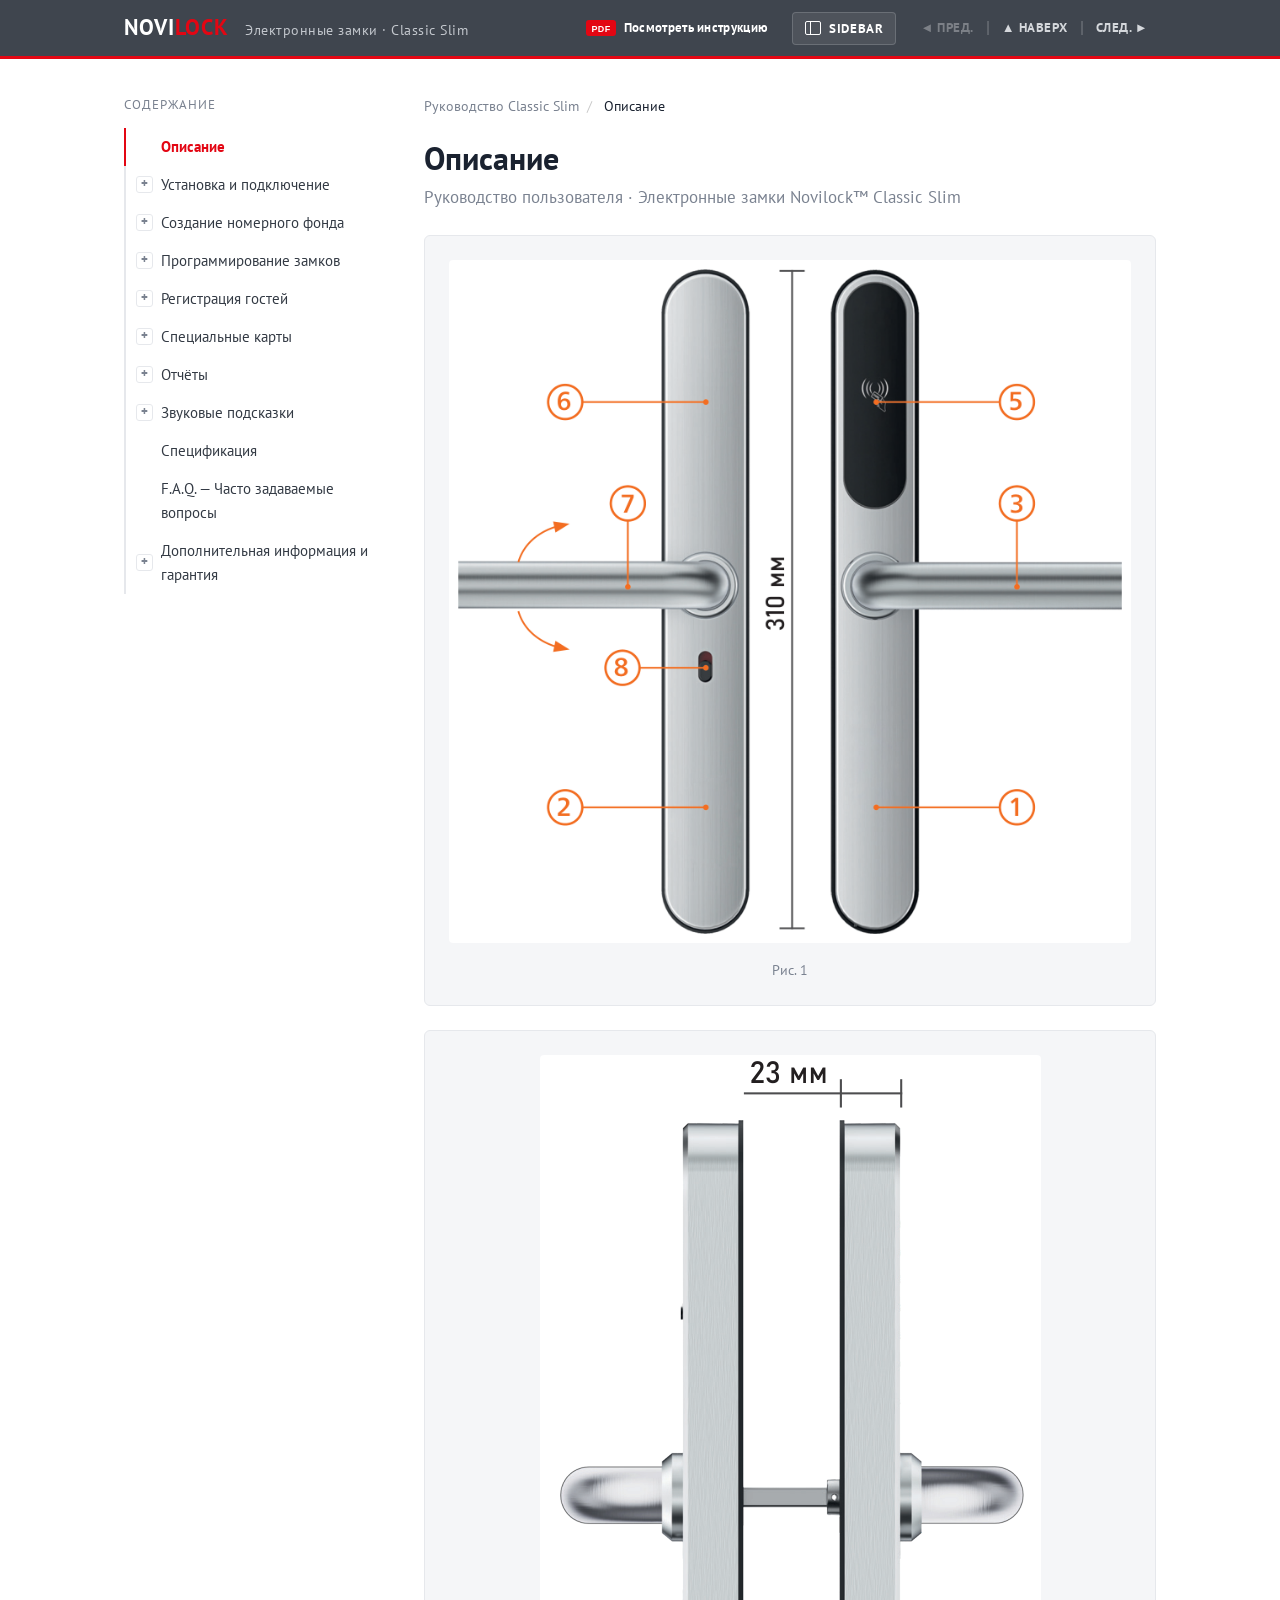
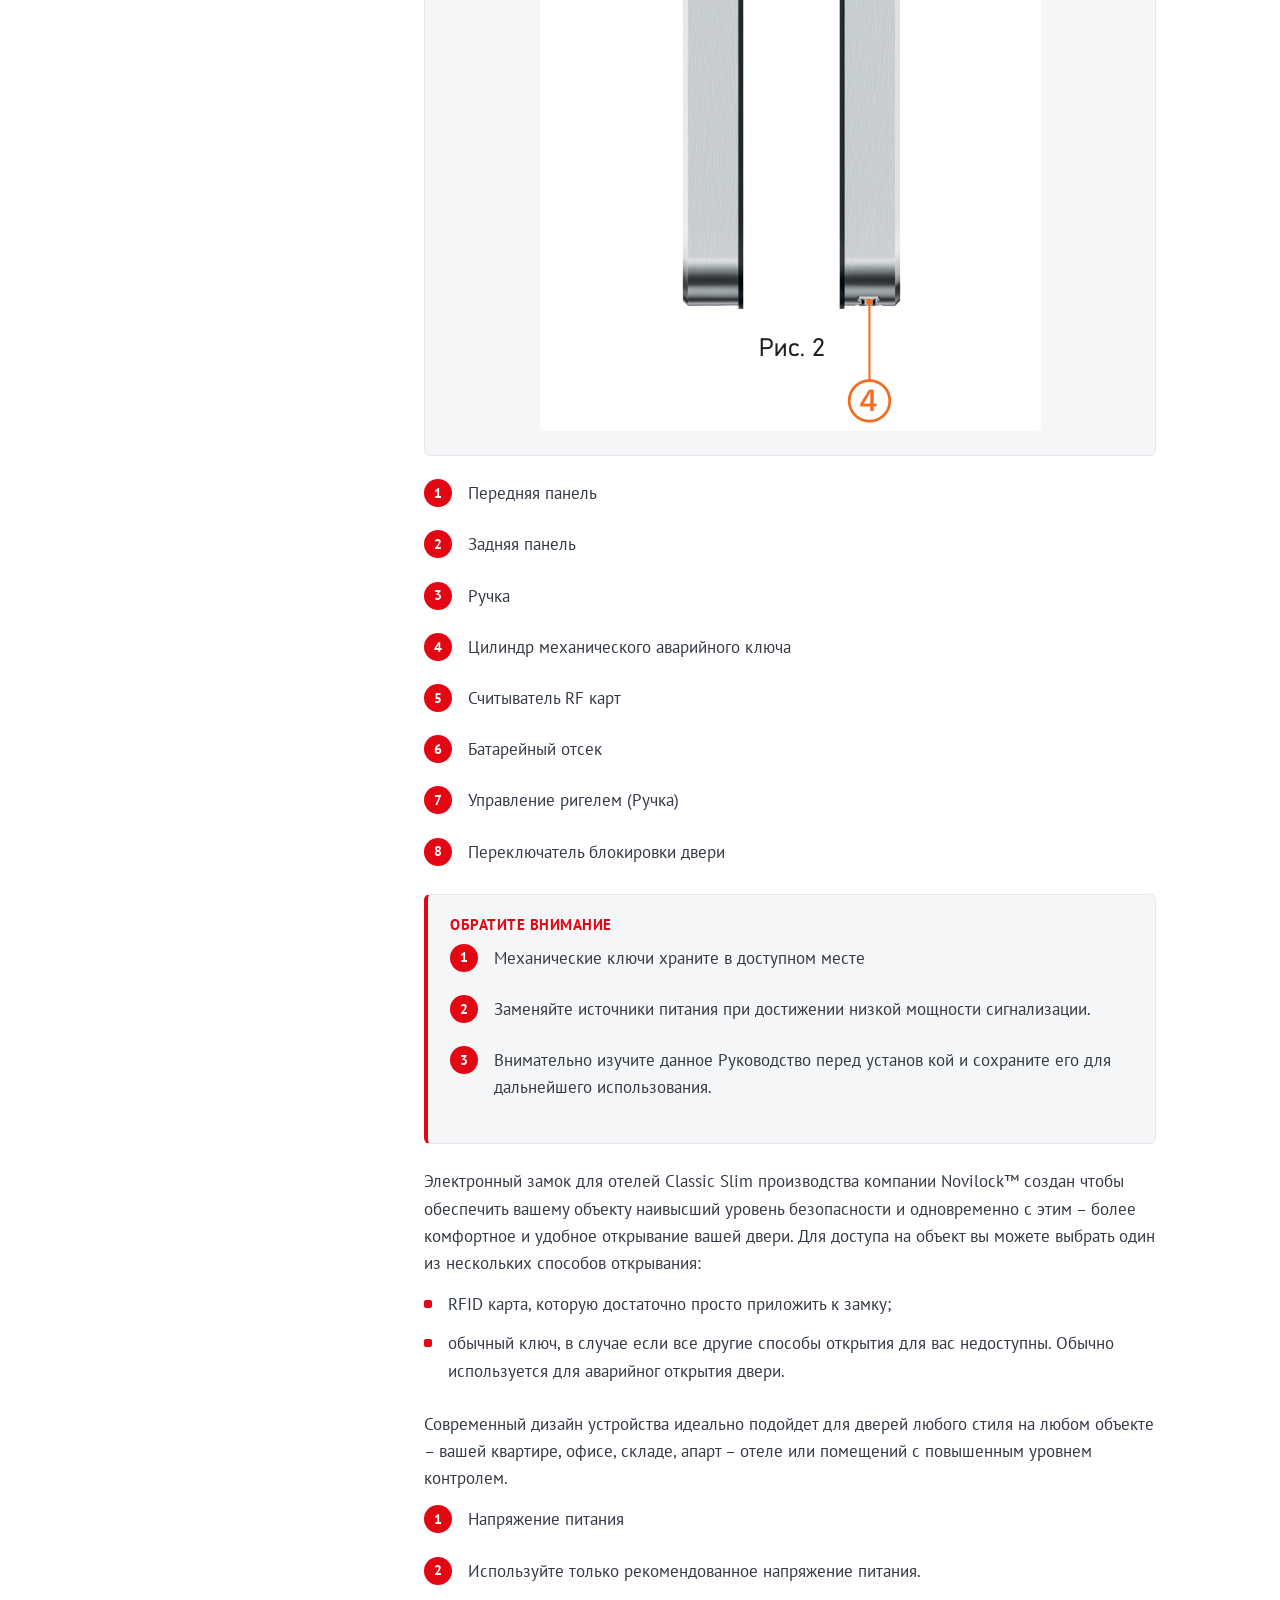
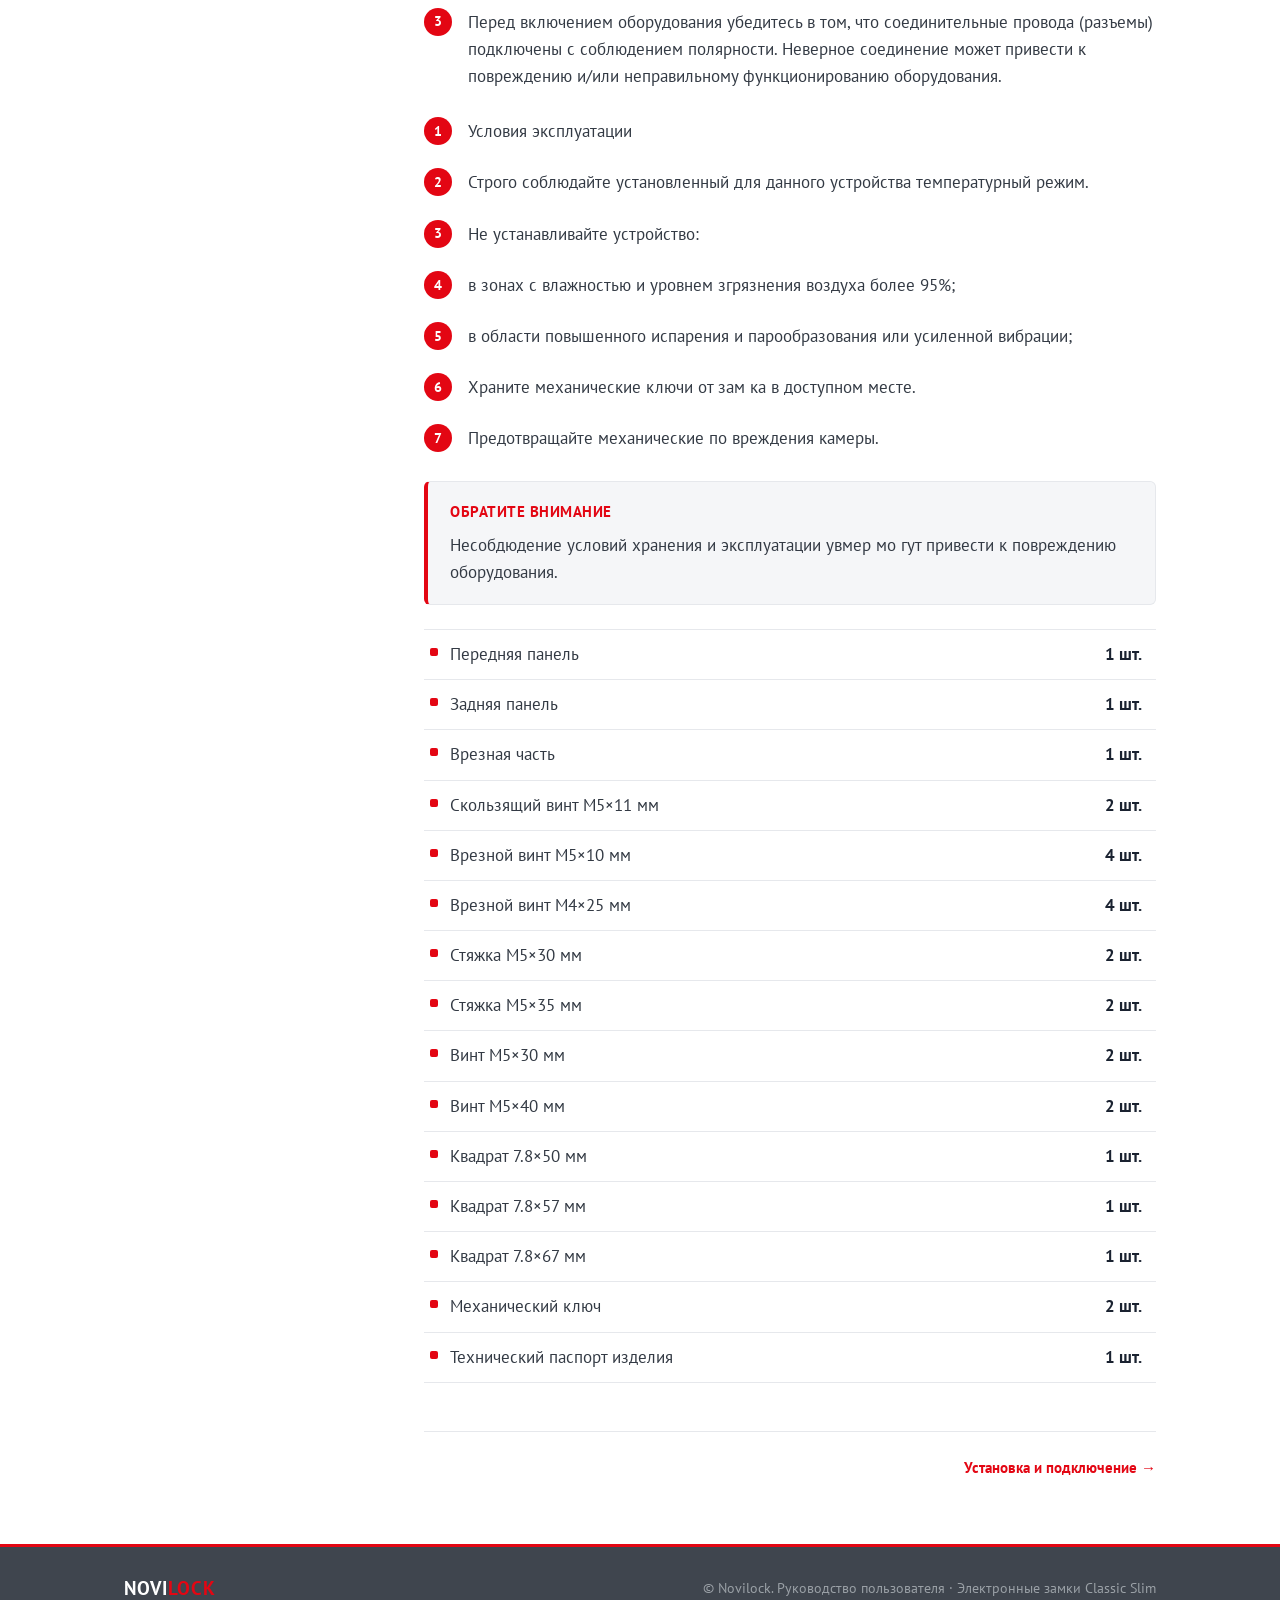
<file: index.html>
<!DOCTYPE html>
<html lang="ru">
<head>
<meta charset="UTF-8">
<meta name="viewport" content="width=device-width, initial-scale=1.0">
<meta name="robots" content="noindex, nofollow">
<title>Описание — Электронные замки Classic Slim | Novilock</title>
<link rel="preconnect" href="https://fonts.googleapis.com">
<link rel="preconnect" href="https://fonts.gstatic.com" crossorigin>
<link href="https://fonts.googleapis.com/css2?family=PT+Sans:ital,wght@0,400;0,700;1,400&display=swap" rel="stylesheet">
<link rel="stylesheet" href="styles.css">
</head>
<body>
<script>function toggleSidebar(){document.body.classList.toggle("sidebar-collapsed");try{localStorage.setItem("naviCollapsed",document.body.classList.contains("sidebar-collapsed")?"1":"0")}catch(e){}}try{if(localStorage.getItem("naviCollapsed")==="1")document.body.classList.add("sidebar-collapsed")}catch(e){}</script>
<div class="toc-backdrop" onclick="toggleSidebar()" aria-hidden="true"></div>
<header class="site-header">
  <div class="container header-inner">
    <div class="header-left">
      <a href="index.html" class="logo"><span class="logo__mark">NOVI</span><span class="logo__mark logo__mark--accent">LOCK</span></a>
      <span class="header-model">Электронные замки · Classic Slim</span>
    </div>
    <div class="header-tools">
      <a class="htool--pdf" href="Manual_CLASSIC_SLIM.pdf" target="_blank" rel="noopener" title="Посмотреть инструкцию (PDF)">
        <svg class="pdf-badge" width="30" height="16" viewBox="0 0 30 16" aria-hidden="true"><rect width="30" height="16" rx="3" fill="#e30613"/><text x="15" y="12" font-size="9" font-weight="700" fill="#fff" text-anchor="middle" font-family="Arial, sans-serif">PDF</text></svg><span class="htool-label">Посмотреть инструкцию</span>
      </a>
      <button class="htool--sidebar" type="button" onclick="toggleSidebar()" aria-label="Показать или скрыть меню">
        <svg class="htool__ico" width="16" height="14" viewBox="0 0 16 14" aria-hidden="true"><rect x="0.5" y="0.5" width="15" height="13" rx="1.5" fill="none" stroke="currentColor"/><line x1="5.5" y1="0.5" x2="5.5" y2="13.5" stroke="currentColor"/></svg><span class="htool-label">SIDEBAR</span>
      </button>
      <nav class="header-nav" aria-label="Навигация по разделам">
        <span class="hnav disabled"><span class="hnav-arrow">◄</span> <span class="hnav-label">ПРЕД.</span></span>
        <span class="sep">|</span>
        <a class="hnav" href="#" onclick="window.scrollTo({top:0,behavior:'smooth'});return false;"><span class="hnav-arrow">▲</span> <span class="hnav-label">НАВЕРХ</span></a>
        <span class="sep">|</span>
        <a class="hnav" href="ustanovka.html"><span class="hnav-label">СЛЕД.</span> <span class="hnav-arrow">►</span></a>
      </nav>
    </div>
  </div>
</header>
<div class="container">
  <div class="layout">
    <aside class="toc">
  <p class="toc__title">Содержание</p>
  <nav class="toc-tree">
    <div class="toc-item--leaf"><a class="toc-page active" href="index.html">Описание</a></div>
    <details class="toc-node">
      <summary><a class="toc-page" href="ustanovka.html">Установка и подключение</a></summary>
      <ul class="toc-sub">
        <li><a href="ustanovka.html#sec-1">Общие рекомендации по установке</a></li>
        <li><a href="ustanovka.html#sec-2">Установка</a></li>
      </ul>
    </details>
    <details class="toc-node">
      <summary><a class="toc-page" href="nomernoy-fond.html">Создание номерного фонда</a></summary>
      <ul class="toc-sub">
        <li><a href="nomernoy-fond.html#sec-1">Создание номерного фонда</a></li>
      </ul>
    </details>
    <details class="toc-node">
      <summary><a class="toc-page" href="programmirovanie.html">Программирование замков</a></summary>
      <ul class="toc-sub">
        <li><a href="programmirovanie.html#sec-1">Программирование замков</a></li>
      </ul>
    </details>
    <details class="toc-node">
      <summary><a class="toc-page" href="registraciya-gostey.html">Регистрация гостей</a></summary>
      <ul class="toc-sub">
        <li><a href="registraciya-gostey.html#sec-1">Регистрация гостей</a></li>
      </ul>
    </details>
    <details class="toc-node">
      <summary><a class="toc-page" href="specialnye-karty.html">Специальные карты</a></summary>
      <ul class="toc-sub">
        <li><a href="specialnye-karty.html#sec-1">Специальные карты</a></li>
      </ul>
    </details>
    <details class="toc-node">
      <summary><a class="toc-page" href="otchety.html">Отчёты</a></summary>
      <ul class="toc-sub">
        <li><a href="otchety.html#sec-1">Отчеты</a></li>
      </ul>
    </details>
    <details class="toc-node">
      <summary><a class="toc-page" href="zvukovye-podskazki.html">Звуковые подсказки</a></summary>
      <ul class="toc-sub">
        <li><a href="zvukovye-podskazki.html#sec-1">Звуковые подсказки</a></li>
      </ul>
    </details>
    <div class="toc-item--leaf"><a class="toc-page" href="specs.html">Спецификация</a></div>
    <div class="toc-item--leaf"><a class="toc-page" href="faq.html">F.A.Q. — Часто задаваемые вопросы</a></div>
    <details class="toc-node">
      <summary><a class="toc-page" href="info.html">Дополнительная информация и гарантия</a></summary>
      <ul class="toc-sub">
        <li><a href="info.html#sec-1">Условия гарантийного обслуживания</a></li>
      </ul>
    </details>
  </nav>
</aside>
    <article class="article">
      <nav class="breadcrumbs" aria-label="Хлебные крошки">
        <a href="index.html">Руководство Classic Slim</a><span class="breadcrumbs__sep">/</span>
        <span class="breadcrumbs__current">Описание</span>
      </nav>
      <h1 class="doc-title">Описание</h1>
      <p class="doc-subtitle">Руководство пользователя · Электронные замки Novilock™ Classic Slim</p>
      <figure class='figure'><img src='images/fig_005_1.png' alt='Рис. 1' loading='lazy'><figcaption>Рис. 1</figcaption></figure>
      <figure class='figure'><img src='images/fig_005_2.png' alt='Рис. 2' loading='lazy'></figure>
      <ol class="num-list"><li>Передняя панель</li><li>Задняя панель</li><li>Ручка</li><li>Цилиндр механического аварийного ключа</li><li>Считыватель RF карт</li><li>Батарейный отсек</li><li>Управление ригелем (Ручка)</li><li>Переключатель блокировки двери</li></ol>
      <div class="callout"><h4>Обратите внимание</h4><ol class="num-list"><li>Механические ключи храните в доступном месте</li><li>Заменяйте источники питания при достижении низкой мощности сигнализации.</li><li>Внимательно изучите данное Руководство перед установ кой и сохраните его для дальнейшего использования.</li></ol></div>
      <p>Электронный замок для отелей Classic Slim производства компании Novilock™ создан чтобы обеспечить вашему объекту наивысший уровень безопасности и одновременно с этим – более комфортное и удобное открывание вашей двери. Для доступа на объект вы можете выбрать один из нескольких способов открывания:</p>
      <ul class="feature-list"><li>RFID карта, которую достаточно просто приложить к замку;</li><li>обычный ключ, в случае если все другие способы открытия для вас недоступны. Обычно используется для аварийног открытия двери.</li></ul>
      <p>Современный дизайн устройства идеально подойдет для дверей любого стиля на любом объекте – вашей квартире, офисе, складе, апарт – отеле или помещений с повышенным уровнем контролем.</p>
      <ol class="num-list"><li>Напряжение питания</li><li>Используйте только рекомендованное напряжение питания.</li><li>Перед включением оборудования убедитесь в том, что соединительные провода (разъемы) подключены с соблюдением полярности. Неверное соединение может привести к повреждению и/или неправильному функционированию оборудования.</li></ol>
      <ol class="num-list"><li>Условия эксплуатации</li><li>Строго соблюдайте установленный для данного устройства температурный режим.</li><li>Не устанавливайте устройство:</li><li>в зонах с влажностью и уровнем згрязнения воздуха более 95%;</li><li>в области повышенного испарения и парообразования или усиленной вибрации;</li><li>Храните механические ключи от зам ка в доступном месте.</li><li>Предотвращайте механические по вреждения камеры.</li></ol>
      <div class="callout"><h4>Обратите внимание</h4><p style='margin:0'>Несобдюдение условий хранения и эксплуатации увмер мо гут привести к повреждению оборудования.</p></div>
      <table class="package"><tr><td>Передняя панель</td><td>1 шт.</td></tr><tr><td>Задняя панель</td><td>1 шт.</td></tr><tr><td>Врезная часть</td><td>1 шт.</td></tr><tr><td>Скользящий винт М5×11 мм</td><td>2 шт.</td></tr><tr><td>Врезной винт М5×10 мм</td><td>4 шт.</td></tr><tr><td>Врезной винт М4×25 мм</td><td>4 шт.</td></tr><tr><td>Стяжка М5×30 мм</td><td>2 шт.</td></tr><tr><td>Стяжка М5×35 мм</td><td>2 шт.</td></tr><tr><td>Винт М5×30 мм</td><td>2 шт.</td></tr><tr><td>Винт М5×40 мм</td><td>2 шт.</td></tr><tr><td>Квадрат 7.8×50 мм</td><td>1 шт.</td></tr><tr><td>Квадрат 7.8×57 мм</td><td>1 шт.</td></tr><tr><td>Квадрат 7.8×67 мм</td><td>1 шт.</td></tr><tr><td>Механический ключ</td><td>2 шт.</td></tr><tr><td>Технический паспорт изделия</td><td>1 шт.</td></tr></table>
      <div class="pager"><span></span><a class="pager__next" href="ustanovka.html">Установка и подключение →</a></div>
    </article>
  </div>
</div>
<footer class="site-footer">
  <div class="container footer-inner">
    <span class="logo logo--footer"><span class="logo__mark">NOVI</span><span class="logo__mark logo__mark--accent">LOCK</span></span>
    <p class="footer-note">© Novilock. Руководство пользователя · Электронные замки Classic Slim</p>
  </div>
</footer>
</body>
</html>
</file>
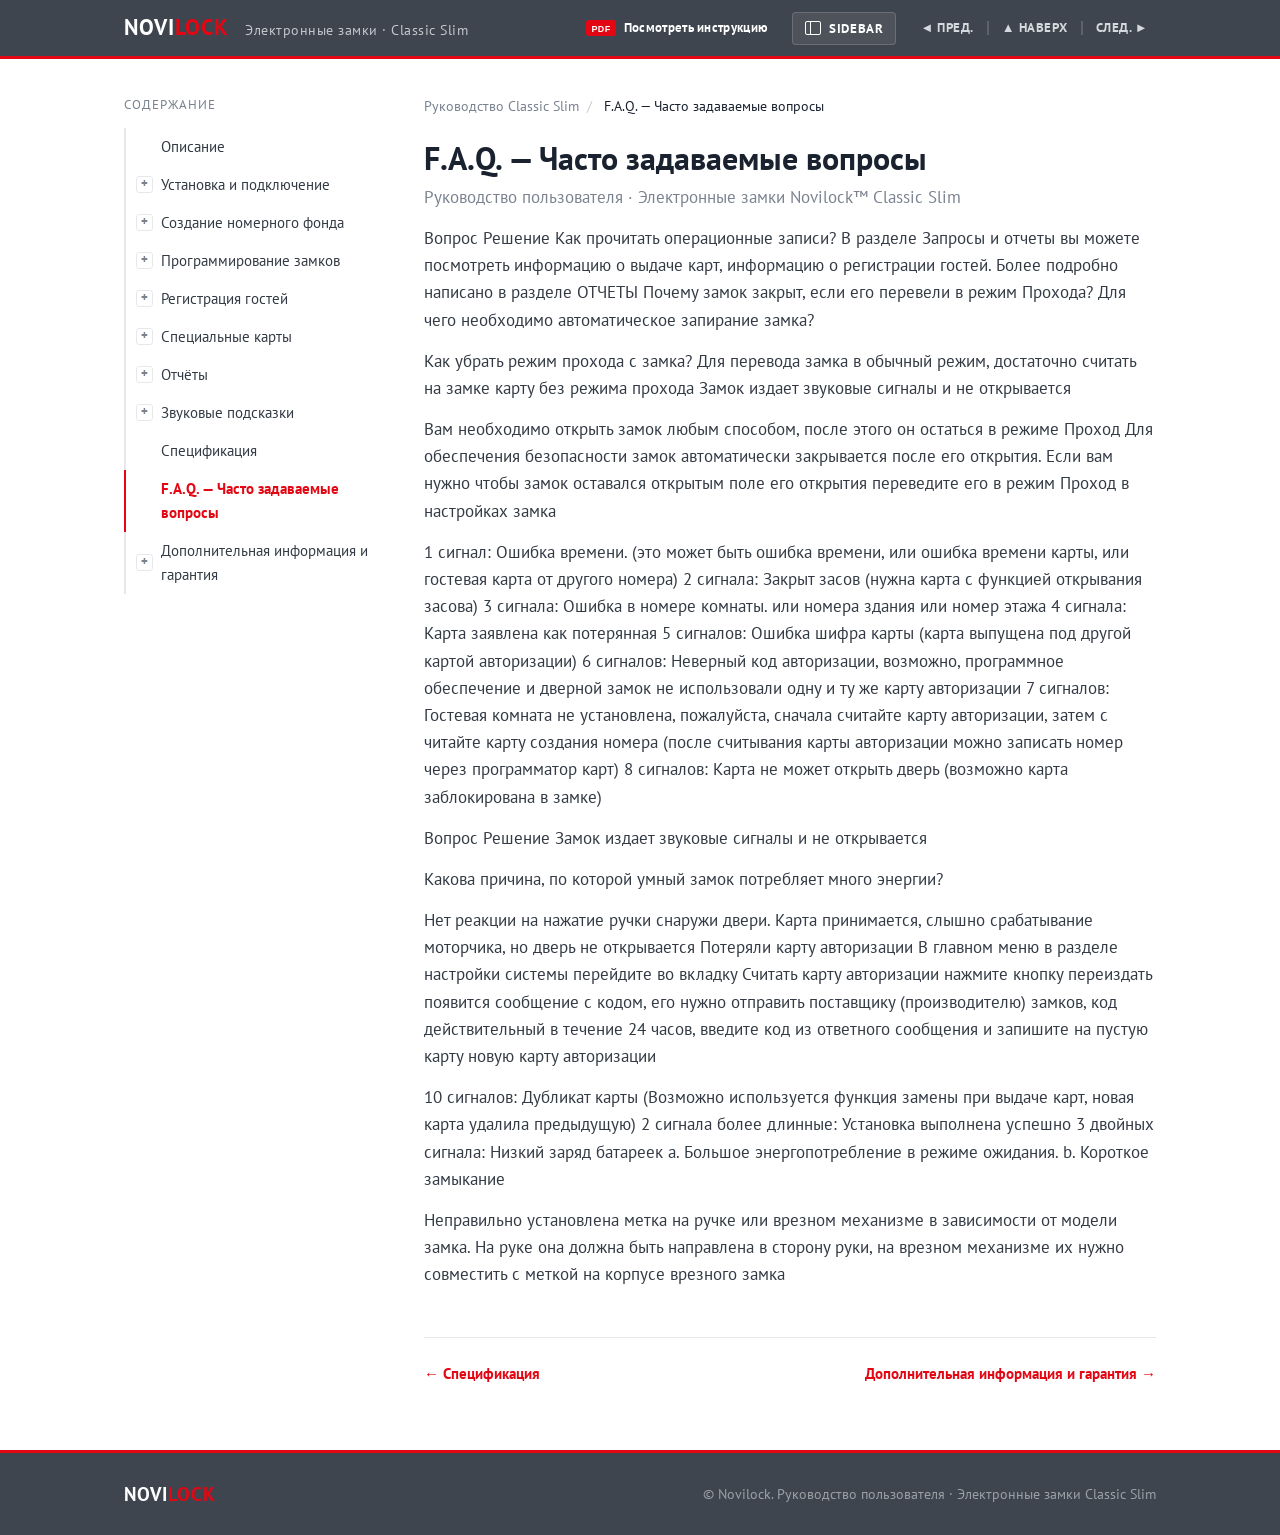
<file: faq.html>
<!DOCTYPE html>
<html lang="ru">
<head>
<meta charset="UTF-8">
<meta name="viewport" content="width=device-width, initial-scale=1.0">
<meta name="robots" content="noindex, nofollow">
<title>F.A.Q. — Часто задаваемые вопросы — Электронные замки Classic Slim | Novilock</title>
<link rel="preconnect" href="https://fonts.googleapis.com">
<link rel="preconnect" href="https://fonts.gstatic.com" crossorigin>
<link href="https://fonts.googleapis.com/css2?family=PT+Sans:ital,wght@0,400;0,700;1,400&display=swap" rel="stylesheet">
<link rel="stylesheet" href="styles.css">
</head>
<body>
<script>function toggleSidebar(){document.body.classList.toggle("sidebar-collapsed");try{localStorage.setItem("naviCollapsed",document.body.classList.contains("sidebar-collapsed")?"1":"0")}catch(e){}}try{if(localStorage.getItem("naviCollapsed")==="1")document.body.classList.add("sidebar-collapsed")}catch(e){}</script>
<div class="toc-backdrop" onclick="toggleSidebar()" aria-hidden="true"></div>
<header class="site-header">
  <div class="container header-inner">
    <div class="header-left">
      <a href="index.html" class="logo"><span class="logo__mark">NOVI</span><span class="logo__mark logo__mark--accent">LOCK</span></a>
      <span class="header-model">Электронные замки · Classic Slim</span>
    </div>
    <div class="header-tools">
      <a class="htool--pdf" href="Manual_CLASSIC_SLIM.pdf" target="_blank" rel="noopener" title="Посмотреть инструкцию (PDF)">
        <svg class="pdf-badge" width="30" height="16" viewBox="0 0 30 16" aria-hidden="true"><rect width="30" height="16" rx="3" fill="#e30613"/><text x="15" y="12" font-size="9" font-weight="700" fill="#fff" text-anchor="middle" font-family="Arial, sans-serif">PDF</text></svg><span class="htool-label">Посмотреть инструкцию</span>
      </a>
      <button class="htool--sidebar" type="button" onclick="toggleSidebar()" aria-label="Показать или скрыть меню">
        <svg class="htool__ico" width="16" height="14" viewBox="0 0 16 14" aria-hidden="true"><rect x="0.5" y="0.5" width="15" height="13" rx="1.5" fill="none" stroke="currentColor"/><line x1="5.5" y1="0.5" x2="5.5" y2="13.5" stroke="currentColor"/></svg><span class="htool-label">SIDEBAR</span>
      </button>
      <nav class="header-nav" aria-label="Навигация по разделам">
        <a class="hnav" href="specs.html"><span class="hnav-arrow">◄</span> <span class="hnav-label">ПРЕД.</span></a>
        <span class="sep">|</span>
        <a class="hnav" href="#" onclick="window.scrollTo({top:0,behavior:'smooth'});return false;"><span class="hnav-arrow">▲</span> <span class="hnav-label">НАВЕРХ</span></a>
        <span class="sep">|</span>
        <a class="hnav" href="info.html"><span class="hnav-label">СЛЕД.</span> <span class="hnav-arrow">►</span></a>
      </nav>
    </div>
  </div>
</header>
<div class="container">
  <div class="layout">
    <aside class="toc">
  <p class="toc__title">Содержание</p>
  <nav class="toc-tree">
    <div class="toc-item--leaf"><a class="toc-page" href="index.html">Описание</a></div>
    <details class="toc-node">
      <summary><a class="toc-page" href="ustanovka.html">Установка и подключение</a></summary>
      <ul class="toc-sub">
        <li><a href="ustanovka.html#sec-1">Общие рекомендации по установке</a></li>
        <li><a href="ustanovka.html#sec-2">Установка</a></li>
      </ul>
    </details>
    <details class="toc-node">
      <summary><a class="toc-page" href="nomernoy-fond.html">Создание номерного фонда</a></summary>
      <ul class="toc-sub">
        <li><a href="nomernoy-fond.html#sec-1">Создание номерного фонда</a></li>
      </ul>
    </details>
    <details class="toc-node">
      <summary><a class="toc-page" href="programmirovanie.html">Программирование замков</a></summary>
      <ul class="toc-sub">
        <li><a href="programmirovanie.html#sec-1">Программирование замков</a></li>
      </ul>
    </details>
    <details class="toc-node">
      <summary><a class="toc-page" href="registraciya-gostey.html">Регистрация гостей</a></summary>
      <ul class="toc-sub">
        <li><a href="registraciya-gostey.html#sec-1">Регистрация гостей</a></li>
      </ul>
    </details>
    <details class="toc-node">
      <summary><a class="toc-page" href="specialnye-karty.html">Специальные карты</a></summary>
      <ul class="toc-sub">
        <li><a href="specialnye-karty.html#sec-1">Специальные карты</a></li>
      </ul>
    </details>
    <details class="toc-node">
      <summary><a class="toc-page" href="otchety.html">Отчёты</a></summary>
      <ul class="toc-sub">
        <li><a href="otchety.html#sec-1">Отчеты</a></li>
      </ul>
    </details>
    <details class="toc-node">
      <summary><a class="toc-page" href="zvukovye-podskazki.html">Звуковые подсказки</a></summary>
      <ul class="toc-sub">
        <li><a href="zvukovye-podskazki.html#sec-1">Звуковые подсказки</a></li>
      </ul>
    </details>
    <div class="toc-item--leaf"><a class="toc-page" href="specs.html">Спецификация</a></div>
    <div class="toc-item--leaf"><a class="toc-page active" href="faq.html">F.A.Q. — Часто задаваемые вопросы</a></div>
    <details class="toc-node">
      <summary><a class="toc-page" href="info.html">Дополнительная информация и гарантия</a></summary>
      <ul class="toc-sub">
        <li><a href="info.html#sec-1">Условия гарантийного обслуживания</a></li>
      </ul>
    </details>
  </nav>
</aside>
    <article class="article">
      <nav class="breadcrumbs" aria-label="Хлебные крошки">
        <a href="index.html">Руководство Classic Slim</a><span class="breadcrumbs__sep">/</span>
        <span class="breadcrumbs__current">F.A.Q. — Часто задаваемые вопросы</span>
      </nav>
      <h1 class="doc-title">F.A.Q. — Часто задаваемые вопросы</h1>
      <p class="doc-subtitle">Руководство пользователя · Электронные замки Novilock™ Classic Slim</p>
      <p>Вопрос Решение Как прочитать операционные записи? В разделе Запросы и отчеты вы можете посмотреть информацию о выдаче карт, информацию о регистрации гостей. Более подробно написано в разделе ОТЧЕТЫ Почему замок закрыт, если его перевели в режим Прохода? Для чего необходимо автоматическое запирание замка?</p>
      <p>Как убрать режим прохода с замка? Для перевода замка в обычный режим, достаточно считать на замке карту без режима прохода Замок издает звуковые сигналы и не открывается</p>
      <p>Вам необходимо открыть замок любым способом, после этого он остаться в режиме Проход Для обеспечения безопасности замок автоматически закрывается после его открытия. Если вам нужно чтобы замок оставался открытым поле его открытия переведите его в режим Проход в настройках замка</p>
      <p>1 сигнал: Ошибка времени. (это может быть ошибка времени, или ошибка времени карты, или гостевая карта от другого номера) 2 сигнала: Закрыт засов (нужна карта с функцией открывания засова) 3 сигнала: Ошибка в номере комнаты. или номера здания или номер этажа 4 сигнала: Карта заявлена как потерянная 5 сигналов: Ошибка шифра карты (карта выпущена под другой картой авторизации) 6 сигналов: Неверный код авторизации, возможно, программное обеспечение и дверной замок не использовали одну и ту же карту авторизации 7 сигналов: Гостевая комната не установлена, пожалуйста, сначала считайте карту авторизации, затем с читайте карту создания номера (после считывания карты авторизации можно записать номер через программатор карт) 8 сигналов: Карта не может открыть дверь (возможно карта заблокирована в замке)</p>
      <p>Вопрос Решение Замок издает звуковые сигналы и не открывается</p>
      <p>Какова причина, по которой умный замок потребляет много энергии?</p>
      <p>Нет реакции на нажатие ручки снаружи двери. Карта принимается, слышно срабатывание моторчика, но дверь не открывается Потеряли карту авторизации В главном меню в разделе настройки системы перейдите во вкладку Считать карту авторизации нажмите кнопку переиздать появится сообщение с кодом, его нужно отправить поставщику (производителю) замков, код действительный в течение 24 часов, введите код из ответного сообщения и запишите на пустую карту новую карту авторизации</p>
      <p>10 сигналов: Дубликат карты (Возможно используется функция замены при выдаче карт, новая карта удалила предыдущую) 2 сигнала более длинные: Установка выполнена успешно 3 двойных сигнала: Низкий заряд батареек a. Большое энергопотребление в режиме ожидания. b. Короткое замыкание</p>
      <p>Неправильно установлена метка на ручке или врезном механизме в зависимости от модели замка. На руке она должна быть направлена в сторону руки, на врезном механизме их нужно совместить с меткой на корпусе врезного замка</p>
      <div class="pager"><a class="pager__prev" href="specs.html">← Спецификация</a><a class="pager__next" href="info.html">Дополнительная информация и гарантия →</a></div>
    </article>
  </div>
</div>
<footer class="site-footer">
  <div class="container footer-inner">
    <span class="logo logo--footer"><span class="logo__mark">NOVI</span><span class="logo__mark logo__mark--accent">LOCK</span></span>
    <p class="footer-note">© Novilock. Руководство пользователя · Электронные замки Classic Slim</p>
  </div>
</footer>
</body>
</html>
</file>
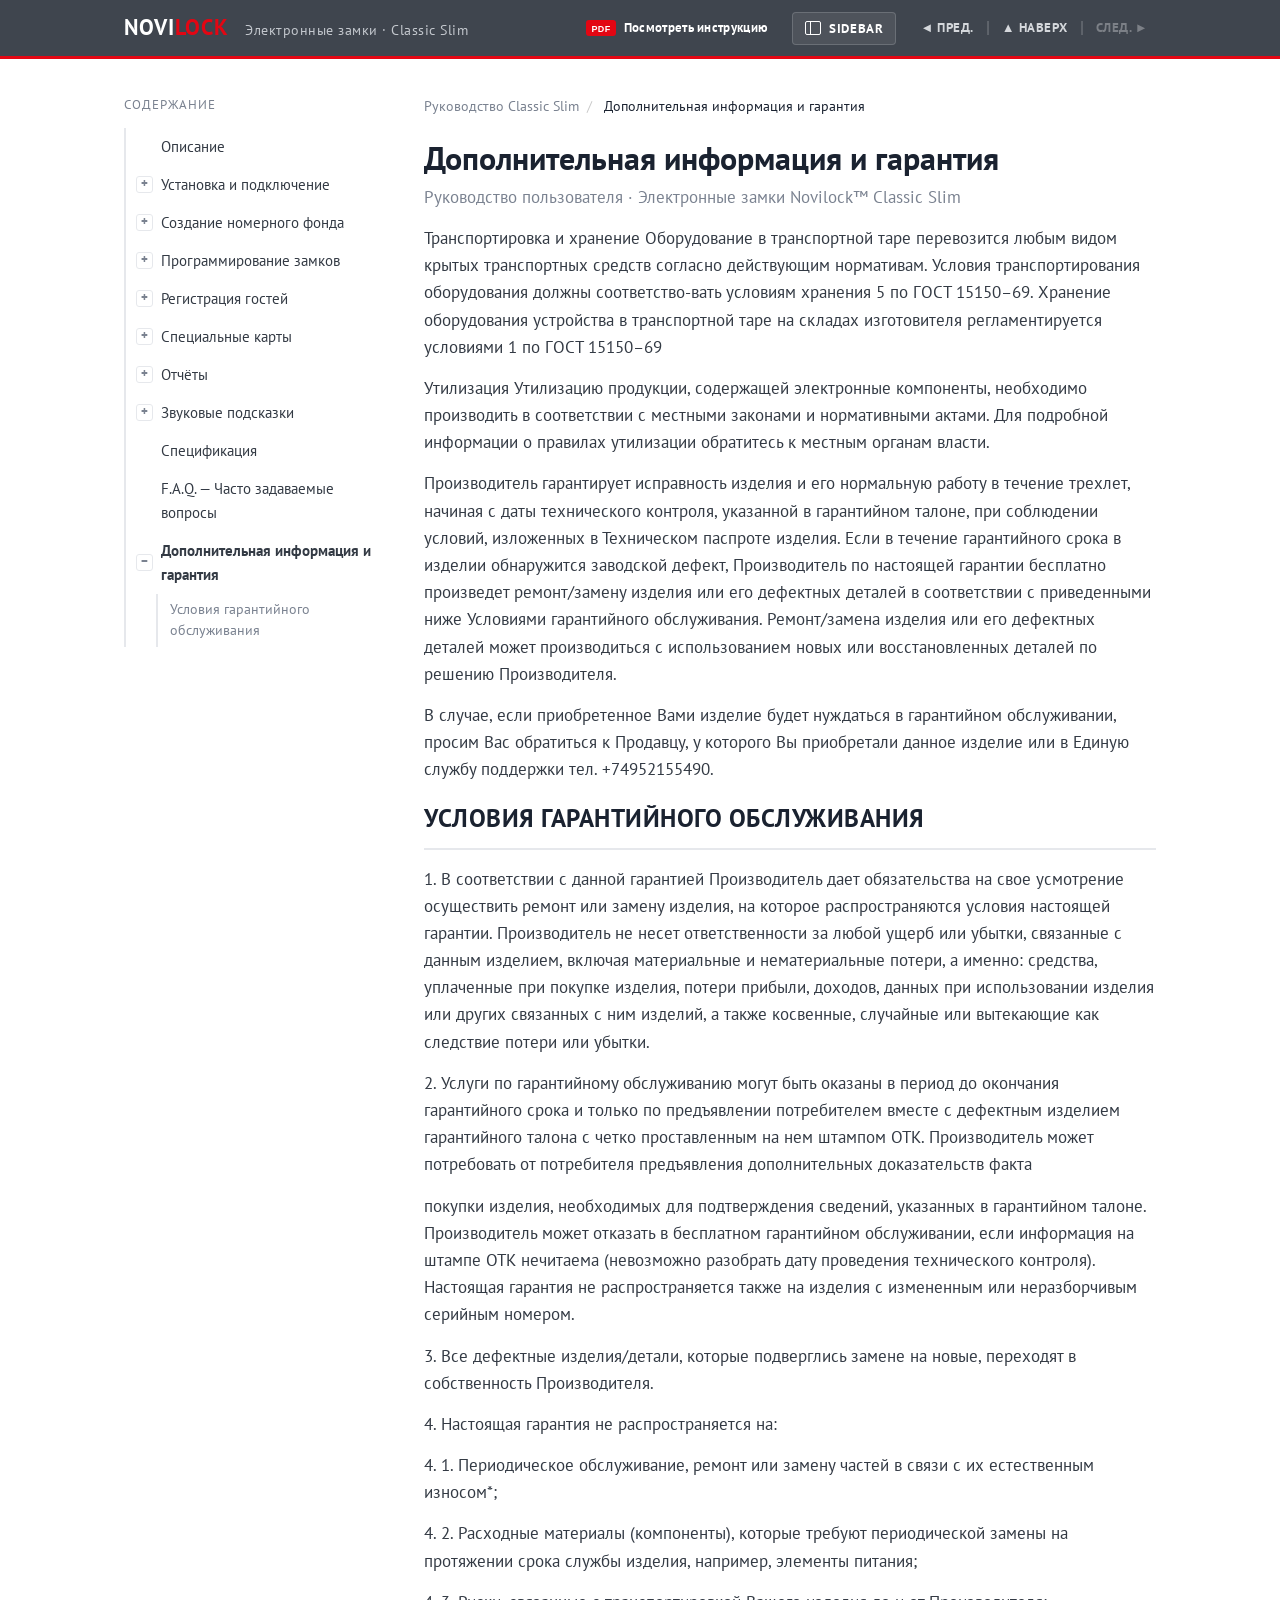
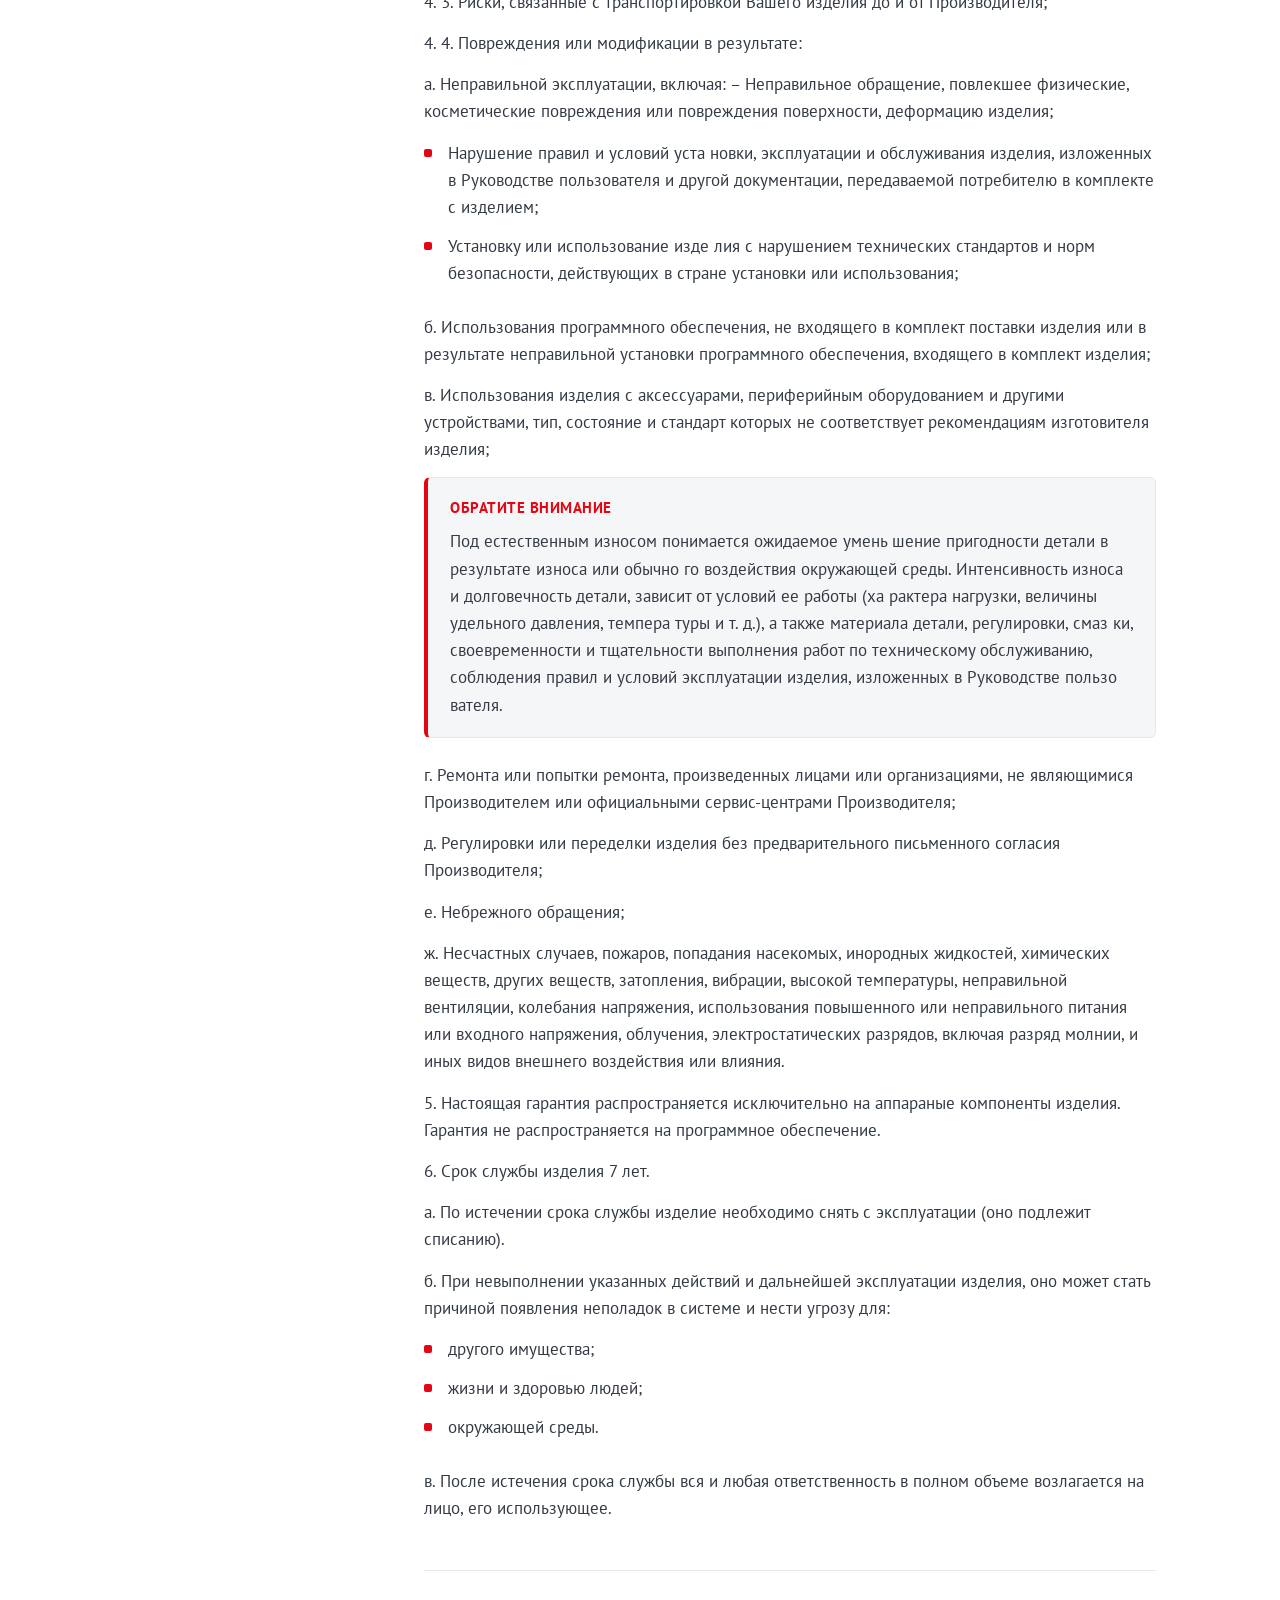
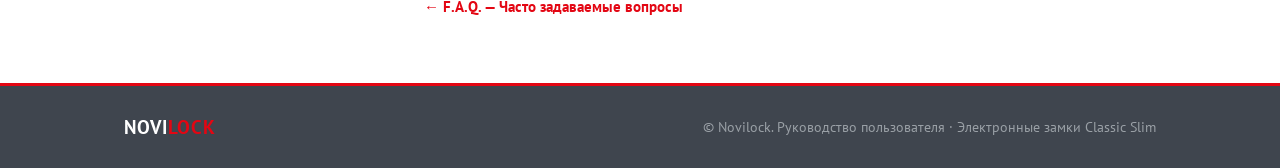
<file: info.html>
<!DOCTYPE html>
<html lang="ru">
<head>
<meta charset="UTF-8">
<meta name="viewport" content="width=device-width, initial-scale=1.0">
<meta name="robots" content="noindex, nofollow">
<title>Дополнительная информация и гарантия — Электронные замки Classic Slim | Novilock</title>
<link rel="preconnect" href="https://fonts.googleapis.com">
<link rel="preconnect" href="https://fonts.gstatic.com" crossorigin>
<link href="https://fonts.googleapis.com/css2?family=PT+Sans:ital,wght@0,400;0,700;1,400&display=swap" rel="stylesheet">
<link rel="stylesheet" href="styles.css">
</head>
<body>
<script>function toggleSidebar(){document.body.classList.toggle("sidebar-collapsed");try{localStorage.setItem("naviCollapsed",document.body.classList.contains("sidebar-collapsed")?"1":"0")}catch(e){}}try{if(localStorage.getItem("naviCollapsed")==="1")document.body.classList.add("sidebar-collapsed")}catch(e){}</script>
<div class="toc-backdrop" onclick="toggleSidebar()" aria-hidden="true"></div>
<header class="site-header">
  <div class="container header-inner">
    <div class="header-left">
      <a href="index.html" class="logo"><span class="logo__mark">NOVI</span><span class="logo__mark logo__mark--accent">LOCK</span></a>
      <span class="header-model">Электронные замки · Classic Slim</span>
    </div>
    <div class="header-tools">
      <a class="htool--pdf" href="Manual_CLASSIC_SLIM.pdf" target="_blank" rel="noopener" title="Посмотреть инструкцию (PDF)">
        <svg class="pdf-badge" width="30" height="16" viewBox="0 0 30 16" aria-hidden="true"><rect width="30" height="16" rx="3" fill="#e30613"/><text x="15" y="12" font-size="9" font-weight="700" fill="#fff" text-anchor="middle" font-family="Arial, sans-serif">PDF</text></svg><span class="htool-label">Посмотреть инструкцию</span>
      </a>
      <button class="htool--sidebar" type="button" onclick="toggleSidebar()" aria-label="Показать или скрыть меню">
        <svg class="htool__ico" width="16" height="14" viewBox="0 0 16 14" aria-hidden="true"><rect x="0.5" y="0.5" width="15" height="13" rx="1.5" fill="none" stroke="currentColor"/><line x1="5.5" y1="0.5" x2="5.5" y2="13.5" stroke="currentColor"/></svg><span class="htool-label">SIDEBAR</span>
      </button>
      <nav class="header-nav" aria-label="Навигация по разделам">
        <a class="hnav" href="faq.html"><span class="hnav-arrow">◄</span> <span class="hnav-label">ПРЕД.</span></a>
        <span class="sep">|</span>
        <a class="hnav" href="#" onclick="window.scrollTo({top:0,behavior:'smooth'});return false;"><span class="hnav-arrow">▲</span> <span class="hnav-label">НАВЕРХ</span></a>
        <span class="sep">|</span>
        <span class="hnav disabled"><span class="hnav-label">СЛЕД.</span> <span class="hnav-arrow">►</span></span>
      </nav>
    </div>
  </div>
</header>
<div class="container">
  <div class="layout">
    <aside class="toc">
  <p class="toc__title">Содержание</p>
  <nav class="toc-tree">
    <div class="toc-item--leaf"><a class="toc-page" href="index.html">Описание</a></div>
    <details class="toc-node">
      <summary><a class="toc-page" href="ustanovka.html">Установка и подключение</a></summary>
      <ul class="toc-sub">
        <li><a href="ustanovka.html#sec-1">Общие рекомендации по установке</a></li>
        <li><a href="ustanovka.html#sec-2">Установка</a></li>
      </ul>
    </details>
    <details class="toc-node">
      <summary><a class="toc-page" href="nomernoy-fond.html">Создание номерного фонда</a></summary>
      <ul class="toc-sub">
        <li><a href="nomernoy-fond.html#sec-1">Создание номерного фонда</a></li>
      </ul>
    </details>
    <details class="toc-node">
      <summary><a class="toc-page" href="programmirovanie.html">Программирование замков</a></summary>
      <ul class="toc-sub">
        <li><a href="programmirovanie.html#sec-1">Программирование замков</a></li>
      </ul>
    </details>
    <details class="toc-node">
      <summary><a class="toc-page" href="registraciya-gostey.html">Регистрация гостей</a></summary>
      <ul class="toc-sub">
        <li><a href="registraciya-gostey.html#sec-1">Регистрация гостей</a></li>
      </ul>
    </details>
    <details class="toc-node">
      <summary><a class="toc-page" href="specialnye-karty.html">Специальные карты</a></summary>
      <ul class="toc-sub">
        <li><a href="specialnye-karty.html#sec-1">Специальные карты</a></li>
      </ul>
    </details>
    <details class="toc-node">
      <summary><a class="toc-page" href="otchety.html">Отчёты</a></summary>
      <ul class="toc-sub">
        <li><a href="otchety.html#sec-1">Отчеты</a></li>
      </ul>
    </details>
    <details class="toc-node">
      <summary><a class="toc-page" href="zvukovye-podskazki.html">Звуковые подсказки</a></summary>
      <ul class="toc-sub">
        <li><a href="zvukovye-podskazki.html#sec-1">Звуковые подсказки</a></li>
      </ul>
    </details>
    <div class="toc-item--leaf"><a class="toc-page" href="specs.html">Спецификация</a></div>
    <div class="toc-item--leaf"><a class="toc-page" href="faq.html">F.A.Q. — Часто задаваемые вопросы</a></div>
    <details class="toc-node" open>
      <summary><a class="toc-page active" href="info.html">Дополнительная информация и гарантия</a></summary>
      <ul class="toc-sub">
        <li><a href="info.html#sec-1">Условия гарантийного обслуживания</a></li>
      </ul>
    </details>
  </nav>
</aside>
    <article class="article">
      <nav class="breadcrumbs" aria-label="Хлебные крошки">
        <a href="index.html">Руководство Classic Slim</a><span class="breadcrumbs__sep">/</span>
        <span class="breadcrumbs__current">Дополнительная информация и гарантия</span>
      </nav>
      <h1 class="doc-title">Дополнительная информация и гарантия</h1>
      <p class="doc-subtitle">Руководство пользователя · Электронные замки Novilock™ Classic Slim</p>
      <p>Транспортировка и хранение Оборудование в транспортной таре перевозится любым видом крытых транспортных средств согласно действующим нормативам. Условия транспортирования оборудования должны соответство-вать условиям хранения 5 по ГОСТ 15150–69. Хранение оборудования устройства в транспортной таре на складах изготовителя регламентируется условиями 1 по ГОСТ 15150–69</p>
      <p>Утилизация Утилизацию продукции, содержащей электронные компоненты, необходимо производить в соответствии с местными законами и нормативными актами. Для подробной информации о правилах утилизации обратитесь к местным органам власти.</p>
      <p>Производитель гарантирует исправность изделия и его нормальную работу в течение трехлет, начиная с даты технического контроля, указанной в гарантийном талоне, при соблюдении условий, изложенных в Техническом паспроте изделия. Если в течение гарантийного срока в изделии обнаружится заводской дефект, Производитель по настоящей гарантии бесплатно произведет ремонт/замену изделия или его дефектных деталей в соответствии с приведенными ниже Условиями гарантийного обслуживания. Ремонт/замена изделия или его дефектных деталей может производиться с использованием новых или восстановленных деталей по решению Производителя.</p>
      <p>В случае, если приобретенное Вами изделие будет нуждаться в гарантийном обслуживании, просим Вас обратиться к Продавцу, у которого Вы приобретали данное изделие или в Единую службу поддержки тел. +74952155490.</p>
      <h2 id="sec-1">УСЛОВИЯ ГАРАНТИЙНОГО ОБСЛУЖИВАНИЯ</h2>
      <p>1. В соответствии с данной гарантией Производитель дает обязательства на свое усмотрение осуществить ремонт или замену изделия, на которое распространяются условия настоящей гарантии. Производитель не несет ответственности за любой ущерб или убытки, связанные с данным изделием, включая материальные и нематериальные потери, а именно: средства, уплаченные при покупке изделия, потери прибыли, доходов, данных при использовании изделия или других связанных с ним изделий, а также косвенные, случайные или вытекающие как следствие потери или убытки.</p>
      <p>2. Услуги по гарантийному обслуживанию могут быть оказаны в период до окончания гарантийного срока и только по предъявлении потребителем вместе с дефектным изделием гарантийного талона с четко проставленным на нем штампом ОТК. Производитель может потребовать от потребителя предъявления дополнительных доказательств факта</p>
      <p>покупки изделия, необходимых для подтверждения сведений, указанных в гарантийном талоне. Производитель может отказать в бесплатном гарантийном обслуживании, если информация на штампе ОТК нечитаема (невозможно разобрать дату проведения технического контроля). Настоящая гарантия не распространяется также на изделия с измененным или неразборчивым серийным номером.</p>
      <p>3. Все дефектные изделия/детали, которые подверглись замене на новые, переходят в собственность Производителя.</p>
      <p>4. Настоящая гарантия не распространяется на:</p>
      <p>4. 1. Периодическое обслуживание, ремонт или замену частей в связи с их естественным износом*;</p>
      <p>4. 2. Расходные материалы (компоненты), которые требуют периодической замены на протяжении срока службы изделия, например, элементы питания;</p>
      <p>4. 3. Риски, связанные с транспортировкой Вашего изделия до и от Производителя;</p>
      <p>4. 4. Повреждения или модификации в результате:</p>
      <p>а. Неправильной эксплуатации, включая: – Неправильное обращение, повлекшее физические, косметические повреждения или повреждения поверхности, деформацию изделия;</p>
      <ul class="feature-list"><li>Нарушение правил и условий уста новки, эксплуатации и обслуживания изделия, изложенных в Руководстве пользователя и другой документации, передаваемой потребителю в комплекте с изделием;</li><li>Установку или использование изде лия с нарушением технических стандартов и норм безопасности, действующих в стране установки или использования;</li></ul>
      <p>б. Использования программного обеспечения, не входящего в комплект поставки изделия или в результате неправильной установки программного обеспечения, входящего в комплект изделия;</p>
      <p>в. Использования изделия с аксессуарами, периферийным оборудованием и другими устройствами, тип, состояние и стандарт которых не соответствует рекомендациям изготовителя изделия;</p>
      <div class="callout"><h4>Обратите внимание</h4><p style='margin:0'>Под естественным износом понимается ожидаемое умень шение пригодности детали в результате износа или обычно го воздействия окружающей среды. Интенсивность износа и долговечность детали, зависит от условий ее работы (ха рактера нагрузки, величины удельного давления, темпера туры и т. д.), а также материала детали, регулировки, смаз ки, своевременности и тщательности выполнения работ по техническому обслуживанию, соблюдения правил и условий эксплуатации изделия, изложенных в Руководстве пользо вателя.</p></div>
      <p>г. Ремонта или попытки ремонта, произведенных лицами или организациями, не являющимися Производителем или официальными сервис-центрами Производителя;</p>
      <p>д. Регулировки или переделки изделия без предварительного письменного согласия Производителя;</p>
      <p>е. Небрежного обращения;</p>
      <p>ж. Несчастных случаев, пожаров, попадания насекомых, инородных жидкостей, химических веществ, других веществ, затопления, вибрации, высокой температуры, неправильной вентиляции, колебания напряжения, использования повышенного или неправильного питания или входного напряжения, облучения, электростатических разрядов, включая разряд молнии, и иных видов внешнего воздействия или влияния.</p>
      <p>5. Настоящая гарантия распространяется исключительно на аппараные компоненты изделия. Гарантия не распространяется на программное обеспечение.</p>
      <p>6. Срок службы изделия 7 лет.</p>
      <p>а. По истечении срока службы изделие необходимо снять с эксплуатации (оно подлежит списанию).</p>
      <p>б. При невыполнении указанных действий и дальнейшей эксплуатации изделия, оно может стать причиной появления неполадок в системе и нести угрозу для:</p>
      <ul class="feature-list"><li>другого имущества;</li><li>жизни и здоровью людей;</li><li>окружающей среды.</li></ul>
      <p>в. После истечения срока службы вся и любая ответственность в полном объеме возлагается на лицо, его использующее.</p>
      <div class="pager"><a class="pager__prev" href="faq.html">← F.A.Q. — Часто задаваемые вопросы</a><span></span></div>
    </article>
  </div>
</div>
<footer class="site-footer">
  <div class="container footer-inner">
    <span class="logo logo--footer"><span class="logo__mark">NOVI</span><span class="logo__mark logo__mark--accent">LOCK</span></span>
    <p class="footer-note">© Novilock. Руководство пользователя · Электронные замки Classic Slim</p>
  </div>
</footer>
</body>
</html>
</file>
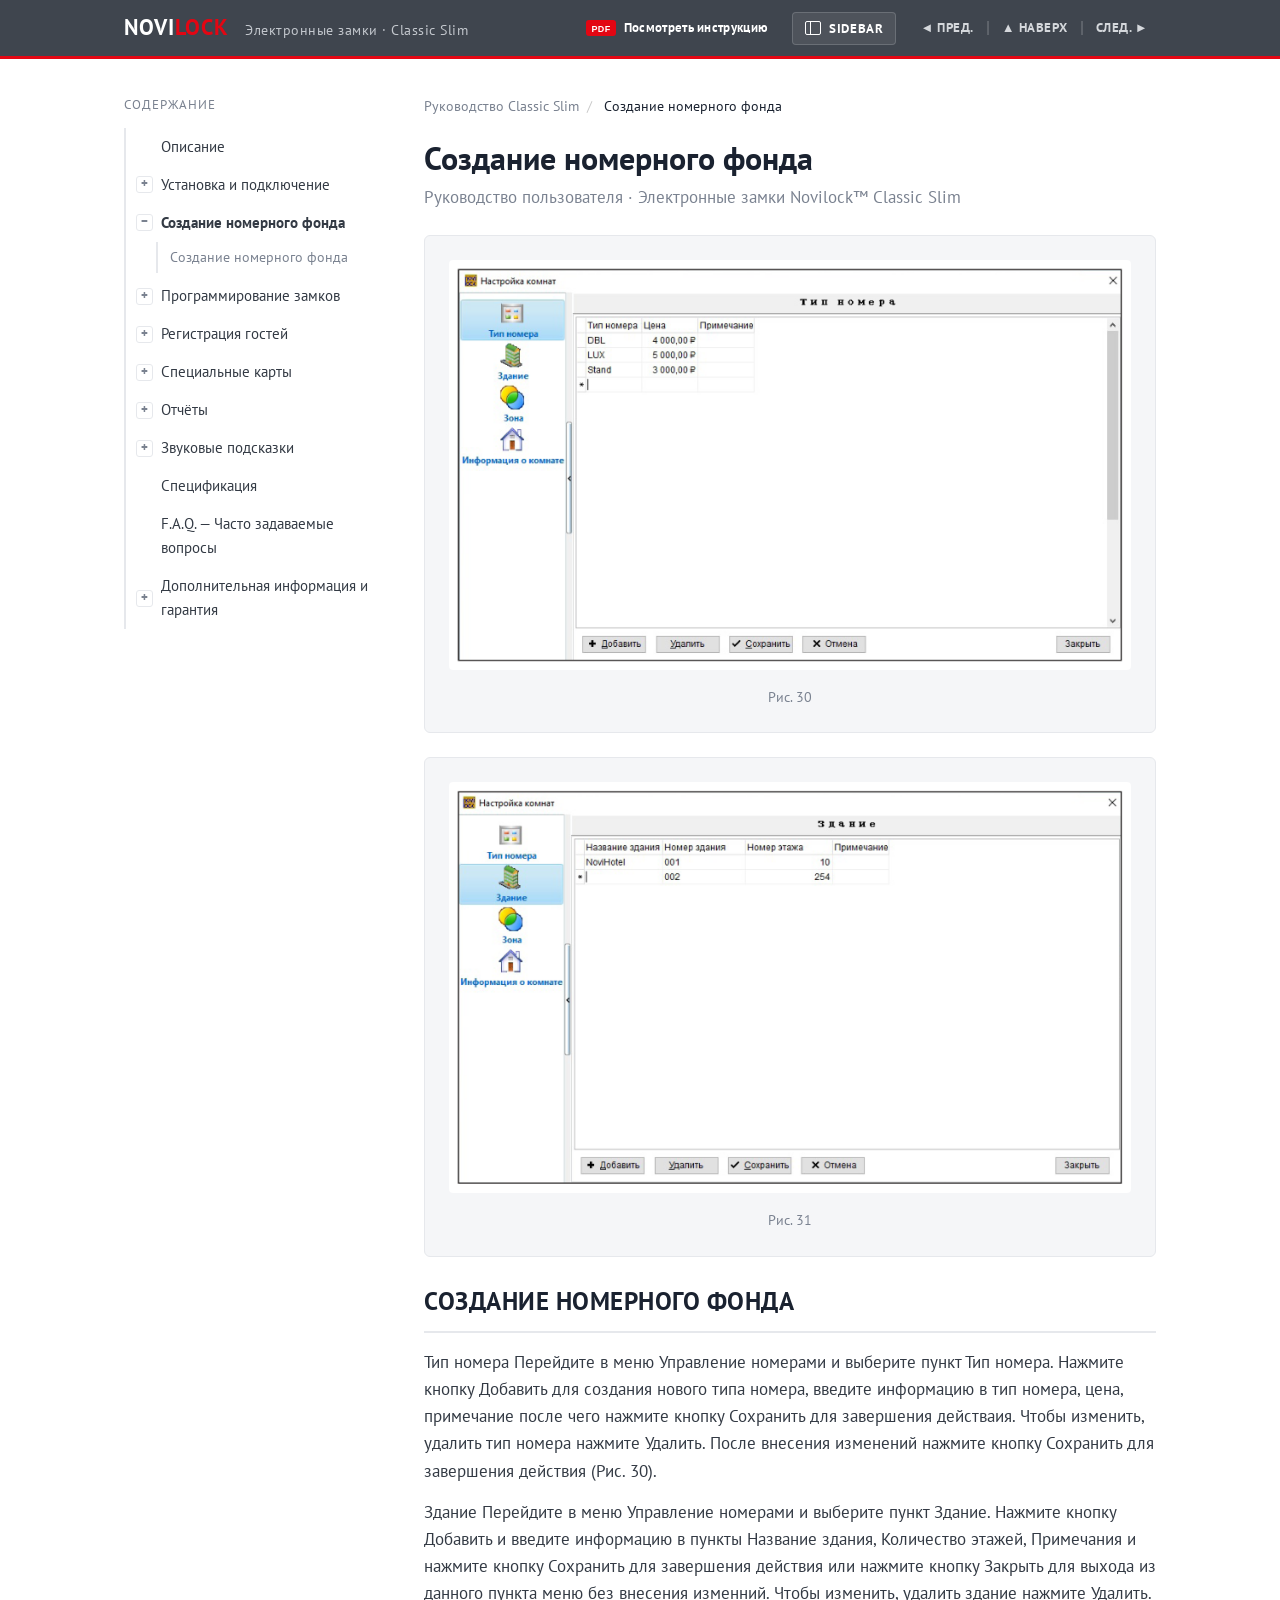
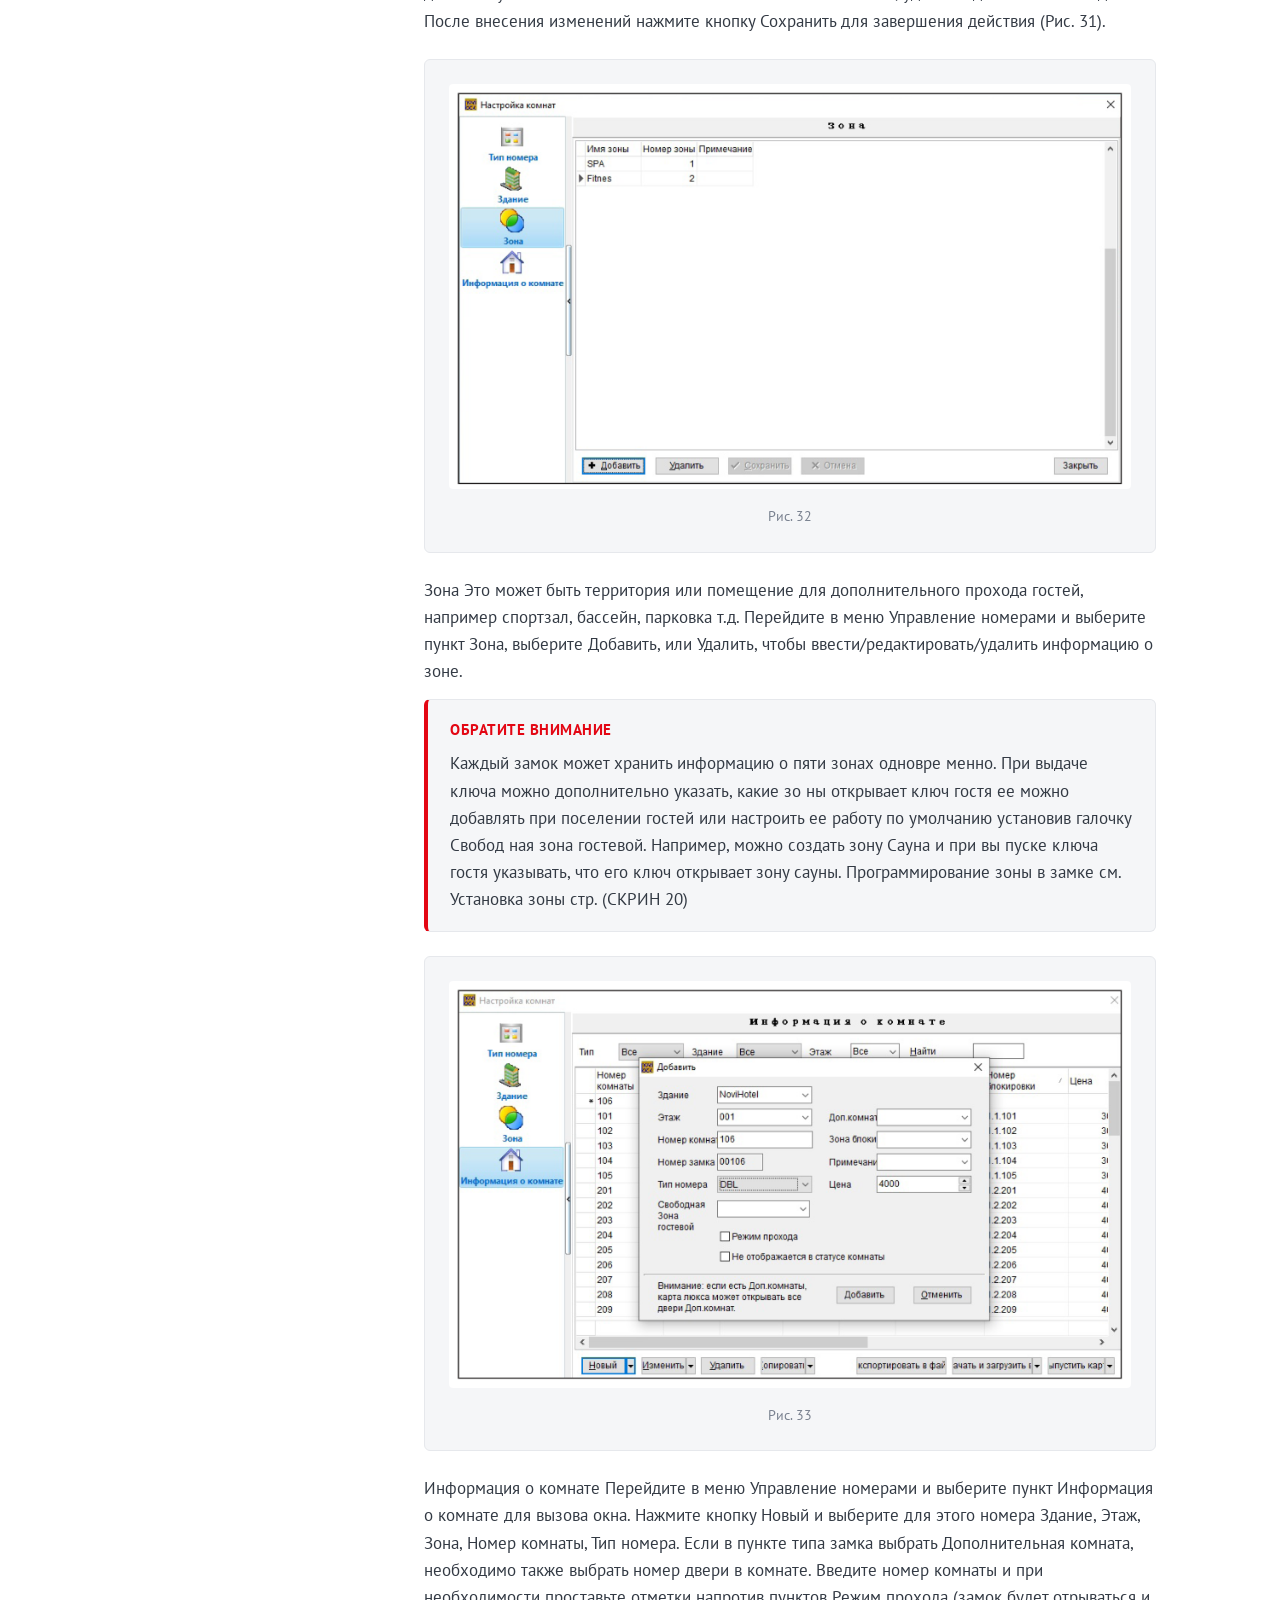
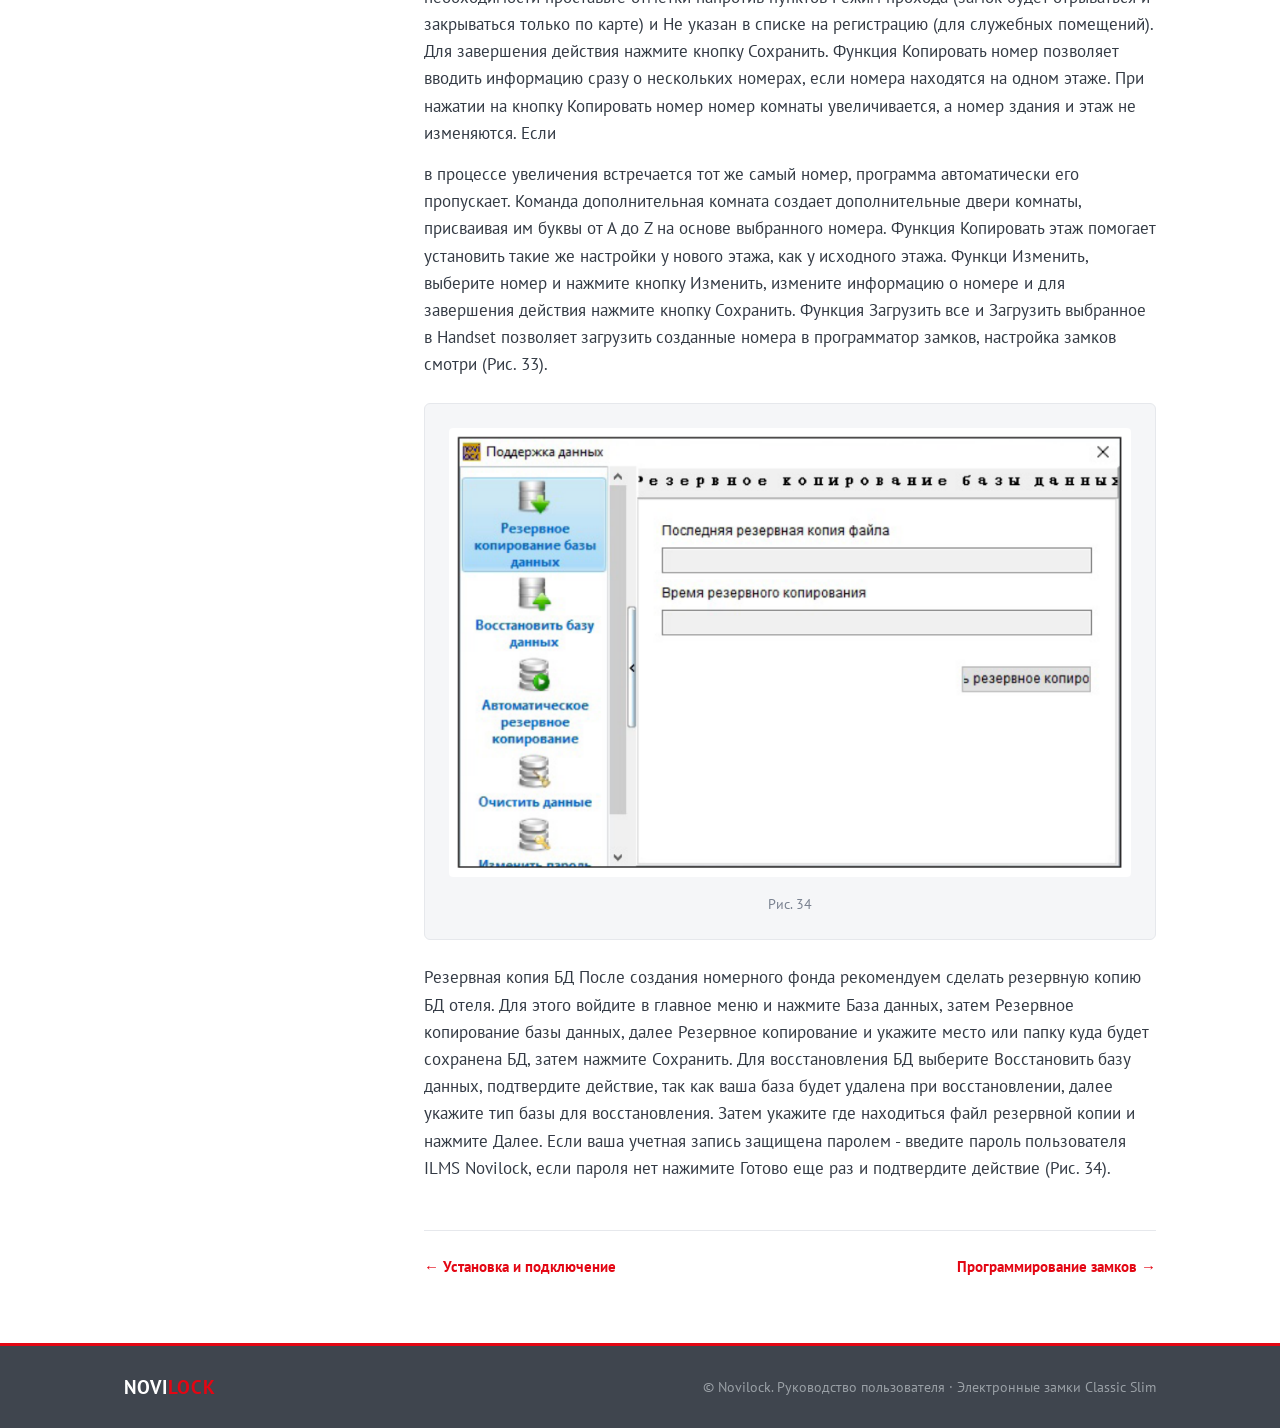
<file: nomernoy-fond.html>
<!DOCTYPE html>
<html lang="ru">
<head>
<meta charset="UTF-8">
<meta name="viewport" content="width=device-width, initial-scale=1.0">
<meta name="robots" content="noindex, nofollow">
<title>Создание номерного фонда — Электронные замки Classic Slim | Novilock</title>
<link rel="preconnect" href="https://fonts.googleapis.com">
<link rel="preconnect" href="https://fonts.gstatic.com" crossorigin>
<link href="https://fonts.googleapis.com/css2?family=PT+Sans:ital,wght@0,400;0,700;1,400&display=swap" rel="stylesheet">
<link rel="stylesheet" href="styles.css">
</head>
<body>
<script>function toggleSidebar(){document.body.classList.toggle("sidebar-collapsed");try{localStorage.setItem("naviCollapsed",document.body.classList.contains("sidebar-collapsed")?"1":"0")}catch(e){}}try{if(localStorage.getItem("naviCollapsed")==="1")document.body.classList.add("sidebar-collapsed")}catch(e){}</script>
<div class="toc-backdrop" onclick="toggleSidebar()" aria-hidden="true"></div>
<header class="site-header">
  <div class="container header-inner">
    <div class="header-left">
      <a href="index.html" class="logo"><span class="logo__mark">NOVI</span><span class="logo__mark logo__mark--accent">LOCK</span></a>
      <span class="header-model">Электронные замки · Classic Slim</span>
    </div>
    <div class="header-tools">
      <a class="htool--pdf" href="Manual_CLASSIC_SLIM.pdf" target="_blank" rel="noopener" title="Посмотреть инструкцию (PDF)">
        <svg class="pdf-badge" width="30" height="16" viewBox="0 0 30 16" aria-hidden="true"><rect width="30" height="16" rx="3" fill="#e30613"/><text x="15" y="12" font-size="9" font-weight="700" fill="#fff" text-anchor="middle" font-family="Arial, sans-serif">PDF</text></svg><span class="htool-label">Посмотреть инструкцию</span>
      </a>
      <button class="htool--sidebar" type="button" onclick="toggleSidebar()" aria-label="Показать или скрыть меню">
        <svg class="htool__ico" width="16" height="14" viewBox="0 0 16 14" aria-hidden="true"><rect x="0.5" y="0.5" width="15" height="13" rx="1.5" fill="none" stroke="currentColor"/><line x1="5.5" y1="0.5" x2="5.5" y2="13.5" stroke="currentColor"/></svg><span class="htool-label">SIDEBAR</span>
      </button>
      <nav class="header-nav" aria-label="Навигация по разделам">
        <a class="hnav" href="ustanovka.html"><span class="hnav-arrow">◄</span> <span class="hnav-label">ПРЕД.</span></a>
        <span class="sep">|</span>
        <a class="hnav" href="#" onclick="window.scrollTo({top:0,behavior:'smooth'});return false;"><span class="hnav-arrow">▲</span> <span class="hnav-label">НАВЕРХ</span></a>
        <span class="sep">|</span>
        <a class="hnav" href="programmirovanie.html"><span class="hnav-label">СЛЕД.</span> <span class="hnav-arrow">►</span></a>
      </nav>
    </div>
  </div>
</header>
<div class="container">
  <div class="layout">
    <aside class="toc">
  <p class="toc__title">Содержание</p>
  <nav class="toc-tree">
    <div class="toc-item--leaf"><a class="toc-page" href="index.html">Описание</a></div>
    <details class="toc-node">
      <summary><a class="toc-page" href="ustanovka.html">Установка и подключение</a></summary>
      <ul class="toc-sub">
        <li><a href="ustanovka.html#sec-1">Общие рекомендации по установке</a></li>
        <li><a href="ustanovka.html#sec-2">Установка</a></li>
      </ul>
    </details>
    <details class="toc-node" open>
      <summary><a class="toc-page active" href="nomernoy-fond.html">Создание номерного фонда</a></summary>
      <ul class="toc-sub">
        <li><a href="nomernoy-fond.html#sec-1">Создание номерного фонда</a></li>
      </ul>
    </details>
    <details class="toc-node">
      <summary><a class="toc-page" href="programmirovanie.html">Программирование замков</a></summary>
      <ul class="toc-sub">
        <li><a href="programmirovanie.html#sec-1">Программирование замков</a></li>
      </ul>
    </details>
    <details class="toc-node">
      <summary><a class="toc-page" href="registraciya-gostey.html">Регистрация гостей</a></summary>
      <ul class="toc-sub">
        <li><a href="registraciya-gostey.html#sec-1">Регистрация гостей</a></li>
      </ul>
    </details>
    <details class="toc-node">
      <summary><a class="toc-page" href="specialnye-karty.html">Специальные карты</a></summary>
      <ul class="toc-sub">
        <li><a href="specialnye-karty.html#sec-1">Специальные карты</a></li>
      </ul>
    </details>
    <details class="toc-node">
      <summary><a class="toc-page" href="otchety.html">Отчёты</a></summary>
      <ul class="toc-sub">
        <li><a href="otchety.html#sec-1">Отчеты</a></li>
      </ul>
    </details>
    <details class="toc-node">
      <summary><a class="toc-page" href="zvukovye-podskazki.html">Звуковые подсказки</a></summary>
      <ul class="toc-sub">
        <li><a href="zvukovye-podskazki.html#sec-1">Звуковые подсказки</a></li>
      </ul>
    </details>
    <div class="toc-item--leaf"><a class="toc-page" href="specs.html">Спецификация</a></div>
    <div class="toc-item--leaf"><a class="toc-page" href="faq.html">F.A.Q. — Часто задаваемые вопросы</a></div>
    <details class="toc-node">
      <summary><a class="toc-page" href="info.html">Дополнительная информация и гарантия</a></summary>
      <ul class="toc-sub">
        <li><a href="info.html#sec-1">Условия гарантийного обслуживания</a></li>
      </ul>
    </details>
  </nav>
</aside>
    <article class="article">
      <nav class="breadcrumbs" aria-label="Хлебные крошки">
        <a href="index.html">Руководство Classic Slim</a><span class="breadcrumbs__sep">/</span>
        <span class="breadcrumbs__current">Создание номерного фонда</span>
      </nav>
      <h1 class="doc-title">Создание номерного фонда</h1>
      <p class="doc-subtitle">Руководство пользователя · Электронные замки Novilock™ Classic Slim</p>
      <figure class='figure'><img src='images/fig_030_30.png' alt='Рис. 30' loading='lazy'><figcaption>Рис. 30</figcaption></figure>
      <figure class='figure'><img src='images/fig_030_31.png' alt='Рис. 31' loading='lazy'><figcaption>Рис. 31</figcaption></figure>
      <h2 id="sec-1">СОЗДАНИЕ НОМЕРНОГО ФОНДА</h2>
      <p>Тип номера Перейдите в меню Управление номерами и выберите пункт Тип номера. Нажмите кнопку Добавить для создания нового типа номера, введите информацию в тип номера, цена, примечание после чего нажмите кнопку Сохранить для завершения действaия. Чтобы изменить, удалить тип номера нажмите Удалить. После внесения изменений нажмите кнопку Сохранить для завершения действия (Рис. 30).</p>
      <p>Здание Перейдите в меню Управление номерами и выберите пункт Здание. Нажмите кнопку Добавить и введите информацию в пункты Название здания, Количество этажей, Примечания и нажмите кнопку Сохранить для завершения действия или нажмите кнопку Закрыть для выхода из данного пункта меню без внесения изменний. Чтобы изменить, удалить здание нажмите Удалить. После внесения изменений нажмите кнопку Сохранить для завершения действия (Рис. 31).</p>
      <figure class='figure'><img src='images/fig_031_32.png' alt='Рис. 32' loading='lazy'><figcaption>Рис. 32</figcaption></figure>
      <p>Зона Это может быть территория или помещение для дополнительного прохода гостей, например спортзал, бассейн, парковка т. д. Перейдите в меню Управление номерами и выберите пункт Зона, выберите Добавить, или Удалить, чтобы ввести/редактировать/удалить информацию о зоне.</p>
      <div class="callout"><h4>Обратите внимание</h4><p style='margin:0'>Каждый замок может хранить информацию о пяти зонах одновре менно. При выдаче ключа можно дополнительно указать, какие зо ны открывает ключ гостя ее можно добавлять при поселении гостей или настроить ее работу по умолчанию установив галочку Свобод ная зона гостевой. Например, можно создать зону Сауна и при вы пуске ключа гостя указывать, что его ключ открывает зону сауны. Программирование зоны в замке см. Установка зоны стр. (СКРИН 20)</p></div>
      <figure class='figure'><img src='images/fig_032_33.png' alt='Рис. 33' loading='lazy'><figcaption>Рис. 33</figcaption></figure>
      <p>Информация о комнате Перейдите в меню Управление номерами и выберите пункт Информация о комнате для вызова окна. Нажмите кнопку Новый и выберите для этого номера Здание, Этаж, Зона, Номер комнаты, Тип номера. Если в пункте типа замка выбрать Дополнительная комната, необходимо также выбрать номер двери в комнате. Введите номер комнаты и при необходимости проставьте отметки напротив пунктов Режим прохода (замок будет отрываться и закрываться только по карте) и Не указан в списке на регистрацию (для служебных помещений). Для завершения действия нажмите кнопку Сохранить. Функция Копировать номер позволяет вводить информацию сразу о нескольких номерах, если номера находятся на одном этаже. При нажатии на кнопку Копировать номер номер комнаты увеличивается, а номер здания и этаж не изменяются. Если</p>
      <p>в процессе увеличения встречается тот же самый номер, программа автоматически его пропускает. Команда дополнительная комната создает дополнительные двери комнаты, присваивая им буквы от A до Z на основе выбранного номера. Функция Копировать этаж помогает установить такие же настройки у нового этажа, как у исходного этажа. Функци Изменить, выберите номер и нажмите кнопку Изменить, измените информацию о номере и для завершения действия нажмите кнопку Сохранить. Функция Загрузить все и Загрузить выбранное в Handset позволяет загрузить созданные номера в программатор замков, настройка замков смотри (Рис. 33).</p>
      <figure class='figure'><img src='images/fig_033_34.png' alt='Рис. 34' loading='lazy'><figcaption>Рис. 34</figcaption></figure>
      <p>Резервная копия БД После создания номерного фонда рекомендуем сделать резервную копию БД отеля. Для этого войдите в главное меню и нажмите База данных, затем Резервное копирование базы данных, далее Резервное копирование и укажите место или папку куда будет сохранена БД, затем нажмите Сохранить. Для восстановления БД выберите Восстановить базу данных, подтвердите действие, так как ваша база будет удалена при восстановлении, далее укажите тип базы для восстановления. Затем укажите где находиться файл резервной копии и нажмите Далее. Если ваша учетная запись защищена паролем - введите пароль пользователя ILMS Novilock, если пароля нет нажимите Готово еще раз и подтвердите действие (Рис. 34).</p>
      <div class="pager"><a class="pager__prev" href="ustanovka.html">← Установка и подключение</a><a class="pager__next" href="programmirovanie.html">Программирование замков →</a></div>
    </article>
  </div>
</div>
<footer class="site-footer">
  <div class="container footer-inner">
    <span class="logo logo--footer"><span class="logo__mark">NOVI</span><span class="logo__mark logo__mark--accent">LOCK</span></span>
    <p class="footer-note">© Novilock. Руководство пользователя · Электронные замки Classic Slim</p>
  </div>
</footer>
</body>
</html>
</file>
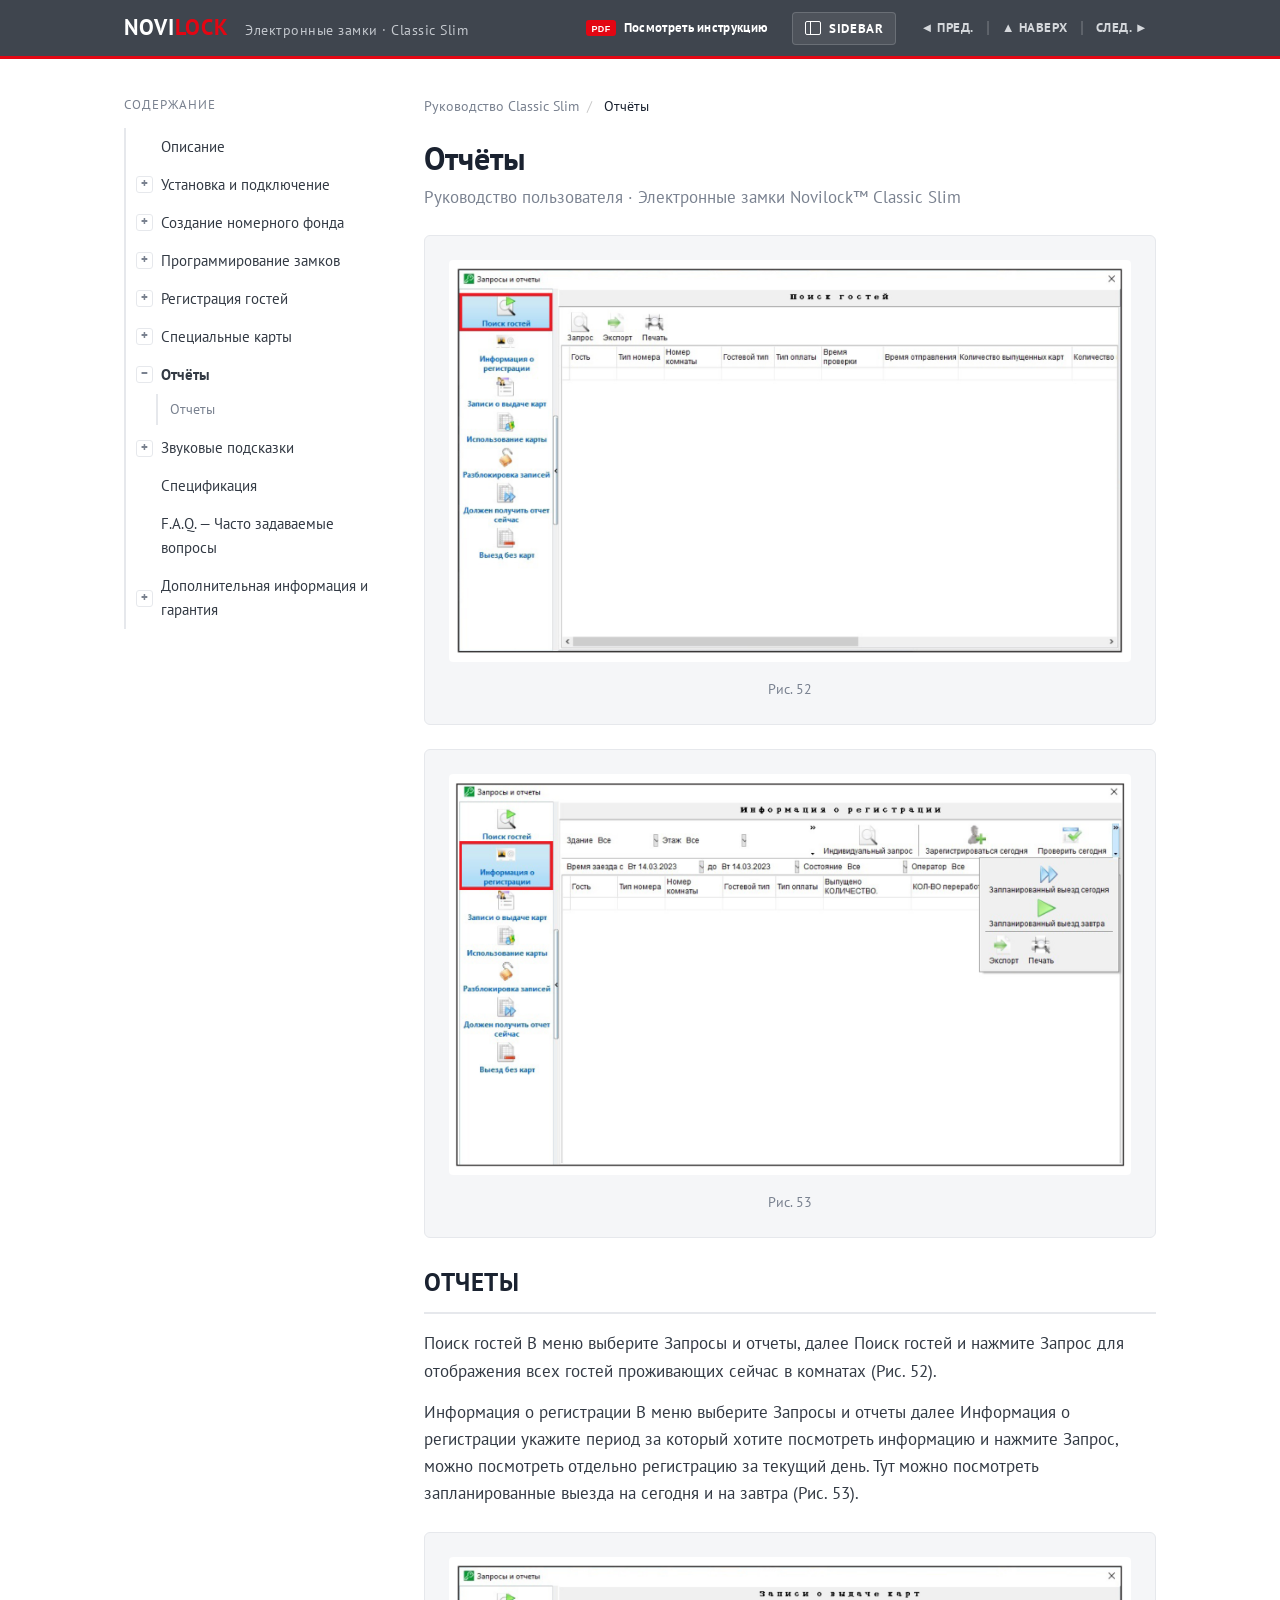
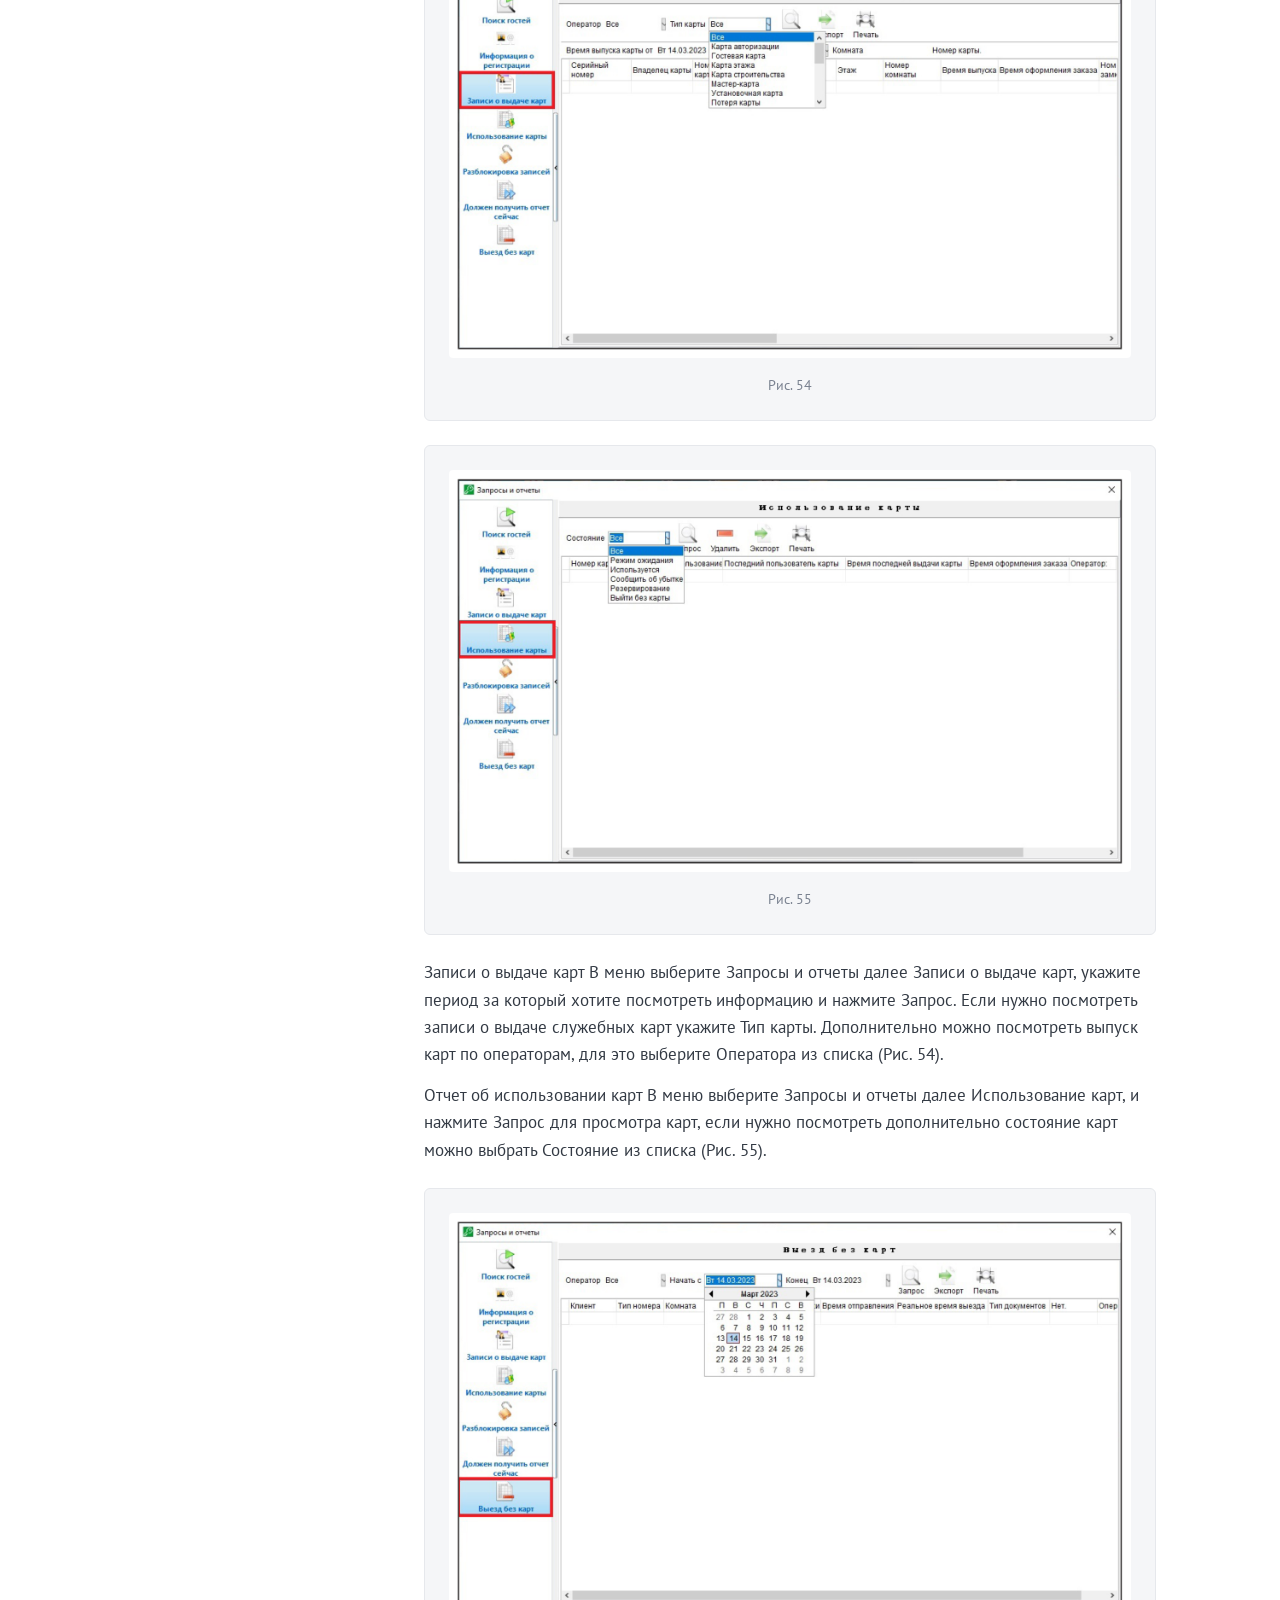
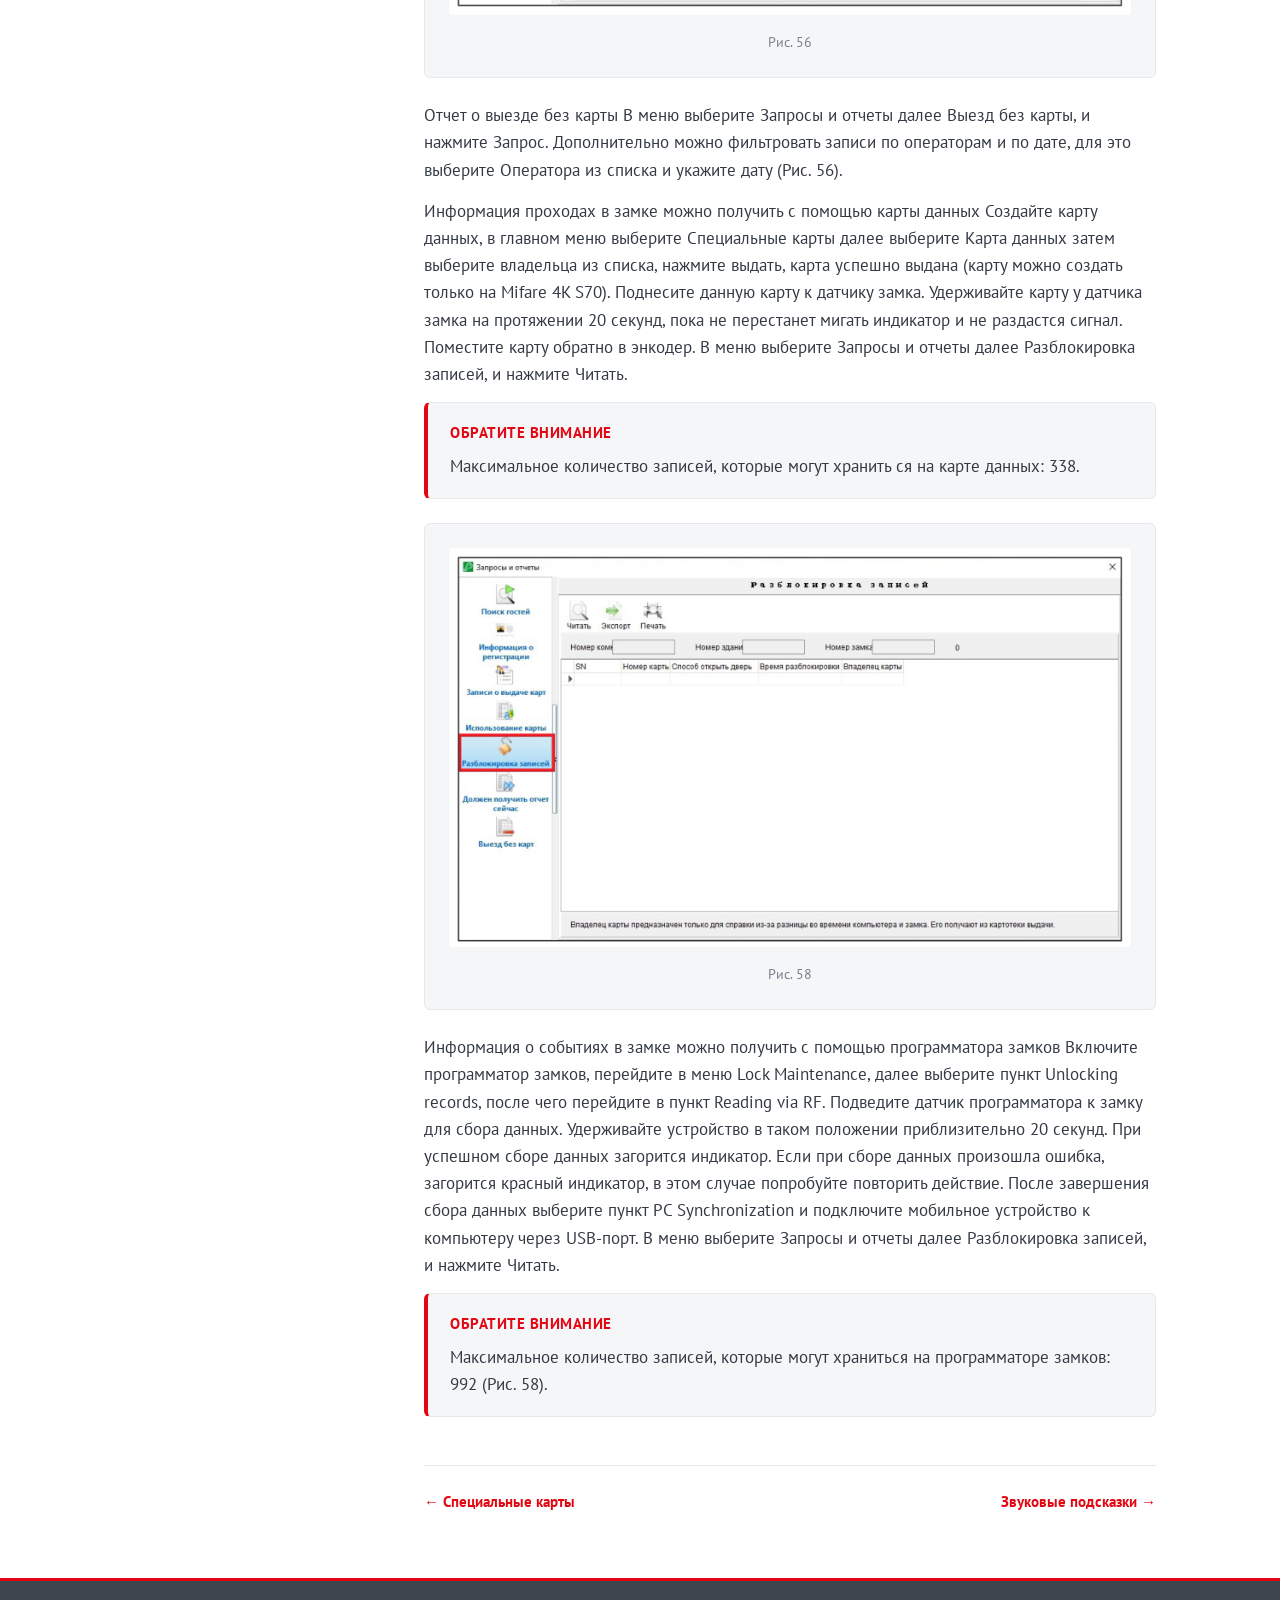
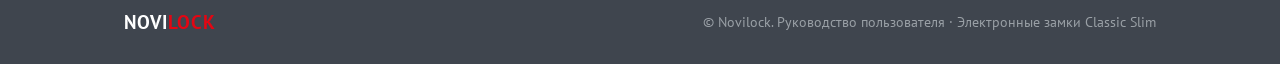
<file: otchety.html>
<!DOCTYPE html>
<html lang="ru">
<head>
<meta charset="UTF-8">
<meta name="viewport" content="width=device-width, initial-scale=1.0">
<meta name="robots" content="noindex, nofollow">
<title>Отчёты — Электронные замки Classic Slim | Novilock</title>
<link rel="preconnect" href="https://fonts.googleapis.com">
<link rel="preconnect" href="https://fonts.gstatic.com" crossorigin>
<link href="https://fonts.googleapis.com/css2?family=PT+Sans:ital,wght@0,400;0,700;1,400&display=swap" rel="stylesheet">
<link rel="stylesheet" href="styles.css">
</head>
<body>
<script>function toggleSidebar(){document.body.classList.toggle("sidebar-collapsed");try{localStorage.setItem("naviCollapsed",document.body.classList.contains("sidebar-collapsed")?"1":"0")}catch(e){}}try{if(localStorage.getItem("naviCollapsed")==="1")document.body.classList.add("sidebar-collapsed")}catch(e){}</script>
<div class="toc-backdrop" onclick="toggleSidebar()" aria-hidden="true"></div>
<header class="site-header">
  <div class="container header-inner">
    <div class="header-left">
      <a href="index.html" class="logo"><span class="logo__mark">NOVI</span><span class="logo__mark logo__mark--accent">LOCK</span></a>
      <span class="header-model">Электронные замки · Classic Slim</span>
    </div>
    <div class="header-tools">
      <a class="htool--pdf" href="Manual_CLASSIC_SLIM.pdf" target="_blank" rel="noopener" title="Посмотреть инструкцию (PDF)">
        <svg class="pdf-badge" width="30" height="16" viewBox="0 0 30 16" aria-hidden="true"><rect width="30" height="16" rx="3" fill="#e30613"/><text x="15" y="12" font-size="9" font-weight="700" fill="#fff" text-anchor="middle" font-family="Arial, sans-serif">PDF</text></svg><span class="htool-label">Посмотреть инструкцию</span>
      </a>
      <button class="htool--sidebar" type="button" onclick="toggleSidebar()" aria-label="Показать или скрыть меню">
        <svg class="htool__ico" width="16" height="14" viewBox="0 0 16 14" aria-hidden="true"><rect x="0.5" y="0.5" width="15" height="13" rx="1.5" fill="none" stroke="currentColor"/><line x1="5.5" y1="0.5" x2="5.5" y2="13.5" stroke="currentColor"/></svg><span class="htool-label">SIDEBAR</span>
      </button>
      <nav class="header-nav" aria-label="Навигация по разделам">
        <a class="hnav" href="specialnye-karty.html"><span class="hnav-arrow">◄</span> <span class="hnav-label">ПРЕД.</span></a>
        <span class="sep">|</span>
        <a class="hnav" href="#" onclick="window.scrollTo({top:0,behavior:'smooth'});return false;"><span class="hnav-arrow">▲</span> <span class="hnav-label">НАВЕРХ</span></a>
        <span class="sep">|</span>
        <a class="hnav" href="zvukovye-podskazki.html"><span class="hnav-label">СЛЕД.</span> <span class="hnav-arrow">►</span></a>
      </nav>
    </div>
  </div>
</header>
<div class="container">
  <div class="layout">
    <aside class="toc">
  <p class="toc__title">Содержание</p>
  <nav class="toc-tree">
    <div class="toc-item--leaf"><a class="toc-page" href="index.html">Описание</a></div>
    <details class="toc-node">
      <summary><a class="toc-page" href="ustanovka.html">Установка и подключение</a></summary>
      <ul class="toc-sub">
        <li><a href="ustanovka.html#sec-1">Общие рекомендации по установке</a></li>
        <li><a href="ustanovka.html#sec-2">Установка</a></li>
      </ul>
    </details>
    <details class="toc-node">
      <summary><a class="toc-page" href="nomernoy-fond.html">Создание номерного фонда</a></summary>
      <ul class="toc-sub">
        <li><a href="nomernoy-fond.html#sec-1">Создание номерного фонда</a></li>
      </ul>
    </details>
    <details class="toc-node">
      <summary><a class="toc-page" href="programmirovanie.html">Программирование замков</a></summary>
      <ul class="toc-sub">
        <li><a href="programmirovanie.html#sec-1">Программирование замков</a></li>
      </ul>
    </details>
    <details class="toc-node">
      <summary><a class="toc-page" href="registraciya-gostey.html">Регистрация гостей</a></summary>
      <ul class="toc-sub">
        <li><a href="registraciya-gostey.html#sec-1">Регистрация гостей</a></li>
      </ul>
    </details>
    <details class="toc-node">
      <summary><a class="toc-page" href="specialnye-karty.html">Специальные карты</a></summary>
      <ul class="toc-sub">
        <li><a href="specialnye-karty.html#sec-1">Специальные карты</a></li>
      </ul>
    </details>
    <details class="toc-node" open>
      <summary><a class="toc-page active" href="otchety.html">Отчёты</a></summary>
      <ul class="toc-sub">
        <li><a href="otchety.html#sec-1">Отчеты</a></li>
      </ul>
    </details>
    <details class="toc-node">
      <summary><a class="toc-page" href="zvukovye-podskazki.html">Звуковые подсказки</a></summary>
      <ul class="toc-sub">
        <li><a href="zvukovye-podskazki.html#sec-1">Звуковые подсказки</a></li>
      </ul>
    </details>
    <div class="toc-item--leaf"><a class="toc-page" href="specs.html">Спецификация</a></div>
    <div class="toc-item--leaf"><a class="toc-page" href="faq.html">F.A.Q. — Часто задаваемые вопросы</a></div>
    <details class="toc-node">
      <summary><a class="toc-page" href="info.html">Дополнительная информация и гарантия</a></summary>
      <ul class="toc-sub">
        <li><a href="info.html#sec-1">Условия гарантийного обслуживания</a></li>
      </ul>
    </details>
  </nav>
</aside>
    <article class="article">
      <nav class="breadcrumbs" aria-label="Хлебные крошки">
        <a href="index.html">Руководство Classic Slim</a><span class="breadcrumbs__sep">/</span>
        <span class="breadcrumbs__current">Отчёты</span>
      </nav>
      <h1 class="doc-title">Отчёты</h1>
      <p class="doc-subtitle">Руководство пользователя · Электронные замки Novilock™ Classic Slim</p>
      <figure class='figure'><img src='images/fig_044_52.png' alt='Рис. 52' loading='lazy'><figcaption>Рис. 52</figcaption></figure>
      <figure class='figure'><img src='images/fig_044_53.png' alt='Рис. 53' loading='lazy'><figcaption>Рис. 53</figcaption></figure>
      <h2 id="sec-1">ОТЧЕТЫ</h2>
      <p>Поиск гостей В меню выберите Запросы и отчеты, далее Поиск гостей и нажмите Запрос для отображения всех гостей проживающих сейчас в комнатах (Рис. 52).</p>
      <p>Информация о регистрации В меню выберите Запросы и отчеты далее Информация о регистрации укажите период за который хотите посмотреть информацию и нажмите Запрос, можно посмотреть отдельно регистрацию за текущий день. Тут можно посмотреть запланированные выезда на сегодня и на завтра (Рис. 53).</p>
      <figure class='figure'><img src='images/fig_045_54.png' alt='Рис. 54' loading='lazy'><figcaption>Рис. 54</figcaption></figure>
      <figure class='figure'><img src='images/fig_045_55.png' alt='Рис. 55' loading='lazy'><figcaption>Рис. 55</figcaption></figure>
      <p>Записи о выдаче карт В меню выберите Запросы и отчеты далее Записи о выдаче карт, укажите период за который хотите посмотреть информацию и нажмите Запрос. Если нужно посмотреть записи о выдаче служебных карт укажите Тип карты. Дополнительно можно посмотреть выпуск карт по операторам, для это выберите Оператора из списка (Рис. 54).</p>
      <p>Отчет об использовании карт В меню выберите Запросы и отчеты далее Использование карт, и нажмите Запрос для просмотра карт, если нужно посмотреть дополнительно состояние карт можно выбрать Состояние из списка (Рис. 55).</p>
      <figure class='figure'><img src='images/fig_046_56.png' alt='Рис. 56' loading='lazy'><figcaption>Рис. 56</figcaption></figure>
      <p>Отчет о выезде без карты В меню выберите Запросы и отчеты далее Выезд без карты, и нажмите Запрос. Дополнительно можно фильтровать записи по операторам и по дате, для это выберите Оператора из списка и укажите дату (Рис. 56).</p>
      <p>Информация проходах в замке можно получить с помощью карты данных Создайте карту данных, в главном меню выберите Специальные карты далее выберите Карта данных затем выберите владельца из списка, нажмите выдать, карта успешно выдана (карту можно создать только на Mifare 4K S70). Поднесите данную карту к датчику замка. Удерживайте карту у датчика замка на протяжении 20 секунд, пока не перестанет мигать индикатор и не раздастся сигнал. Поместите карту обратно в энкодер. В меню выберите Запросы и отчеты далее Разблокировка записей, и нажмите Читать.</p>
      <div class="callout"><h4>Обратите внимание</h4><p style='margin:0'>Максимальное количество записей, которые могут хранить ся на карте данных: 338.</p></div>
      <figure class='figure'><img src='images/fig_048_58.png' alt='Рис. 58' loading='lazy'><figcaption>Рис. 58</figcaption></figure>
      <p>Информация о событиях в замке можно получить с помощью программатора замков Включите программатор замков, перейдите в меню Lock Maintenance, далее выберите пункт Unlocking records, после чего перейдите в пункт Reading via RF. Подведите датчик программатора к замку для сбора данных. Удерживайте устройство в таком положении приблизительно 20 секунд. При успешном сборе данных загорится индикатор. Если при сборе данных произошла ошибка, загорится красный индикатор, в этом случае попробуйте повторить действие. После завершения сбора данных выберите пункт PC Synchronization и подключите мобильное устройство к компьютеру через USB-порт. В меню выберите Запросы и отчеты далее Разблокировка записей, и нажмите Читать.</p>
      <div class="callout"><h4>Обратите внимание</h4><p style='margin:0'>Максимальное количество записей, которые могут храниться на программаторе замков: 992 (Рис. 58).</p></div>
      <div class="pager"><a class="pager__prev" href="specialnye-karty.html">← Специальные карты</a><a class="pager__next" href="zvukovye-podskazki.html">Звуковые подсказки →</a></div>
    </article>
  </div>
</div>
<footer class="site-footer">
  <div class="container footer-inner">
    <span class="logo logo--footer"><span class="logo__mark">NOVI</span><span class="logo__mark logo__mark--accent">LOCK</span></span>
    <p class="footer-note">© Novilock. Руководство пользователя · Электронные замки Classic Slim</p>
  </div>
</footer>
</body>
</html>
</file>
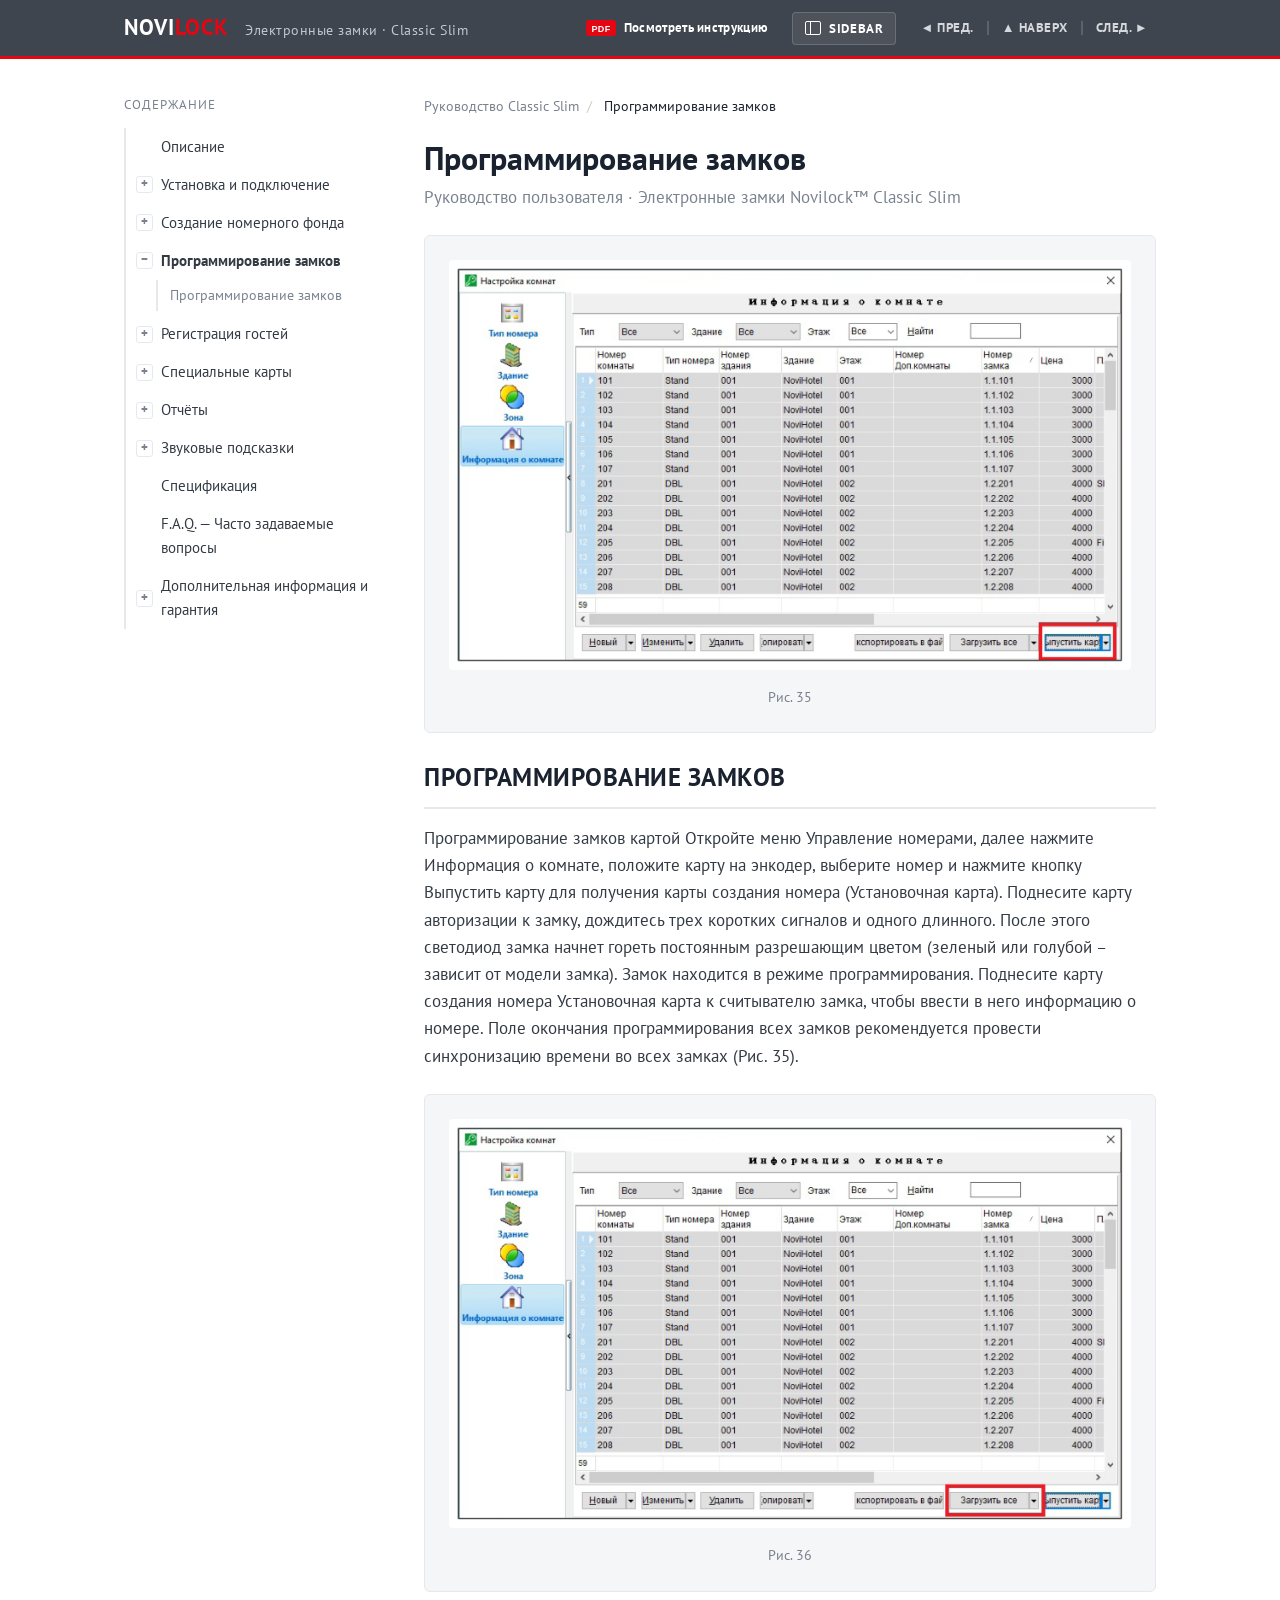
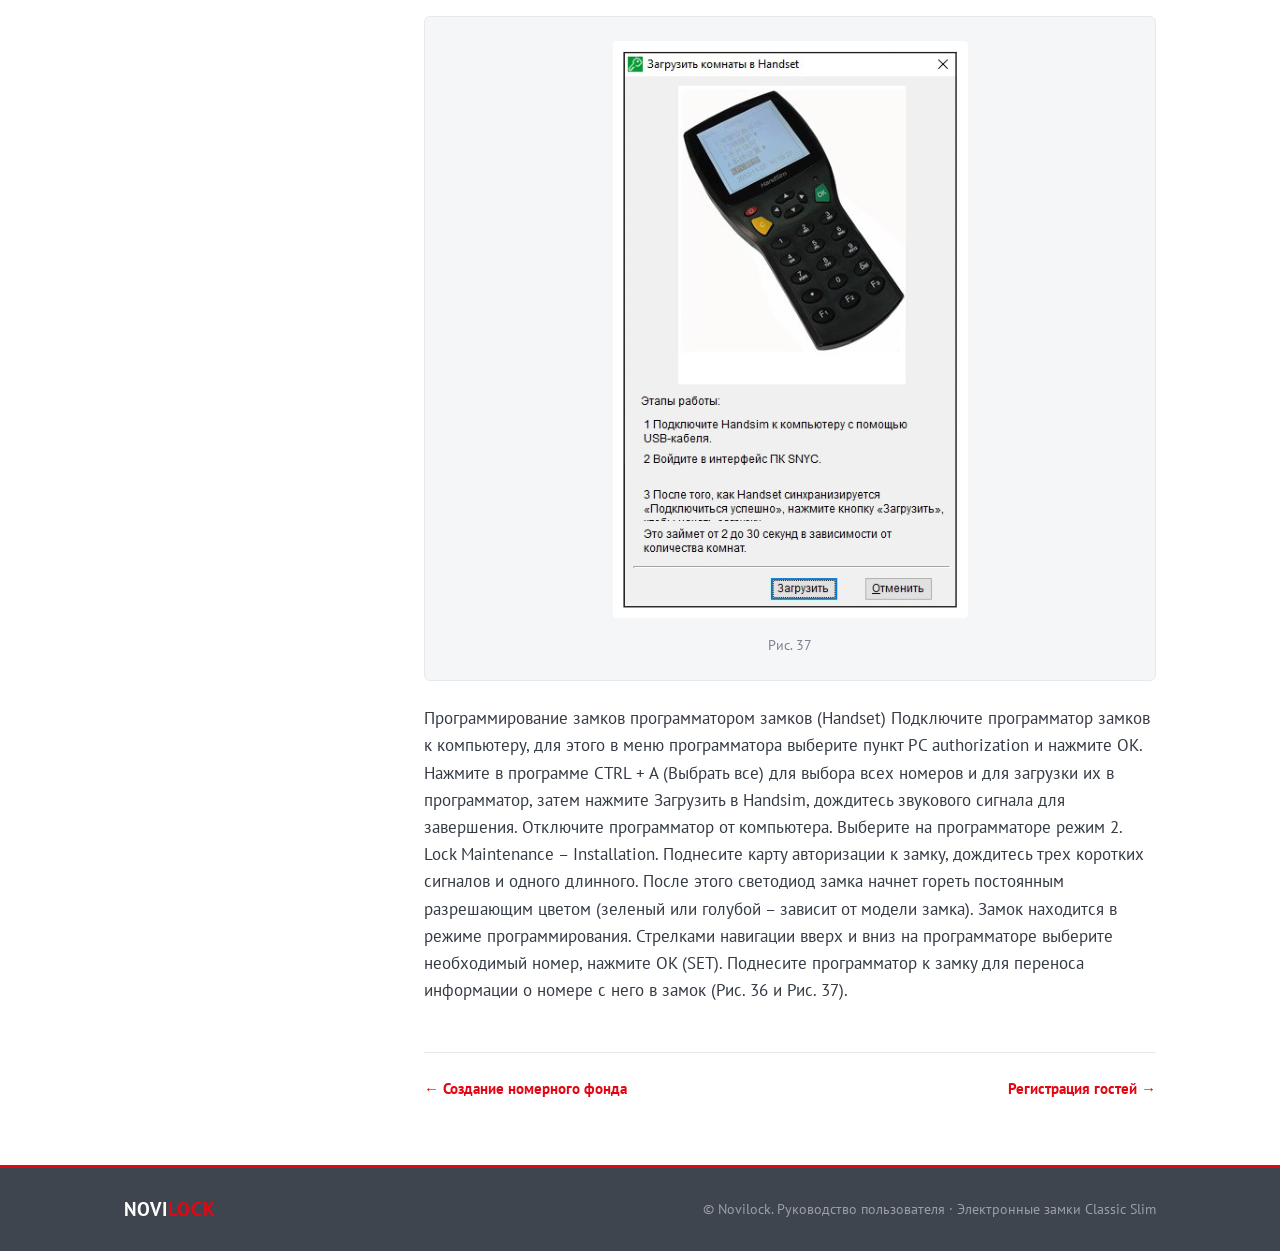
<file: programmirovanie.html>
<!DOCTYPE html>
<html lang="ru">
<head>
<meta charset="UTF-8">
<meta name="viewport" content="width=device-width, initial-scale=1.0">
<meta name="robots" content="noindex, nofollow">
<title>Программирование замков — Электронные замки Classic Slim | Novilock</title>
<link rel="preconnect" href="https://fonts.googleapis.com">
<link rel="preconnect" href="https://fonts.gstatic.com" crossorigin>
<link href="https://fonts.googleapis.com/css2?family=PT+Sans:ital,wght@0,400;0,700;1,400&display=swap" rel="stylesheet">
<link rel="stylesheet" href="styles.css">
</head>
<body>
<script>function toggleSidebar(){document.body.classList.toggle("sidebar-collapsed");try{localStorage.setItem("naviCollapsed",document.body.classList.contains("sidebar-collapsed")?"1":"0")}catch(e){}}try{if(localStorage.getItem("naviCollapsed")==="1")document.body.classList.add("sidebar-collapsed")}catch(e){}</script>
<div class="toc-backdrop" onclick="toggleSidebar()" aria-hidden="true"></div>
<header class="site-header">
  <div class="container header-inner">
    <div class="header-left">
      <a href="index.html" class="logo"><span class="logo__mark">NOVI</span><span class="logo__mark logo__mark--accent">LOCK</span></a>
      <span class="header-model">Электронные замки · Classic Slim</span>
    </div>
    <div class="header-tools">
      <a class="htool--pdf" href="Manual_CLASSIC_SLIM.pdf" target="_blank" rel="noopener" title="Посмотреть инструкцию (PDF)">
        <svg class="pdf-badge" width="30" height="16" viewBox="0 0 30 16" aria-hidden="true"><rect width="30" height="16" rx="3" fill="#e30613"/><text x="15" y="12" font-size="9" font-weight="700" fill="#fff" text-anchor="middle" font-family="Arial, sans-serif">PDF</text></svg><span class="htool-label">Посмотреть инструкцию</span>
      </a>
      <button class="htool--sidebar" type="button" onclick="toggleSidebar()" aria-label="Показать или скрыть меню">
        <svg class="htool__ico" width="16" height="14" viewBox="0 0 16 14" aria-hidden="true"><rect x="0.5" y="0.5" width="15" height="13" rx="1.5" fill="none" stroke="currentColor"/><line x1="5.5" y1="0.5" x2="5.5" y2="13.5" stroke="currentColor"/></svg><span class="htool-label">SIDEBAR</span>
      </button>
      <nav class="header-nav" aria-label="Навигация по разделам">
        <a class="hnav" href="nomernoy-fond.html"><span class="hnav-arrow">◄</span> <span class="hnav-label">ПРЕД.</span></a>
        <span class="sep">|</span>
        <a class="hnav" href="#" onclick="window.scrollTo({top:0,behavior:'smooth'});return false;"><span class="hnav-arrow">▲</span> <span class="hnav-label">НАВЕРХ</span></a>
        <span class="sep">|</span>
        <a class="hnav" href="registraciya-gostey.html"><span class="hnav-label">СЛЕД.</span> <span class="hnav-arrow">►</span></a>
      </nav>
    </div>
  </div>
</header>
<div class="container">
  <div class="layout">
    <aside class="toc">
  <p class="toc__title">Содержание</p>
  <nav class="toc-tree">
    <div class="toc-item--leaf"><a class="toc-page" href="index.html">Описание</a></div>
    <details class="toc-node">
      <summary><a class="toc-page" href="ustanovka.html">Установка и подключение</a></summary>
      <ul class="toc-sub">
        <li><a href="ustanovka.html#sec-1">Общие рекомендации по установке</a></li>
        <li><a href="ustanovka.html#sec-2">Установка</a></li>
      </ul>
    </details>
    <details class="toc-node">
      <summary><a class="toc-page" href="nomernoy-fond.html">Создание номерного фонда</a></summary>
      <ul class="toc-sub">
        <li><a href="nomernoy-fond.html#sec-1">Создание номерного фонда</a></li>
      </ul>
    </details>
    <details class="toc-node" open>
      <summary><a class="toc-page active" href="programmirovanie.html">Программирование замков</a></summary>
      <ul class="toc-sub">
        <li><a href="programmirovanie.html#sec-1">Программирование замков</a></li>
      </ul>
    </details>
    <details class="toc-node">
      <summary><a class="toc-page" href="registraciya-gostey.html">Регистрация гостей</a></summary>
      <ul class="toc-sub">
        <li><a href="registraciya-gostey.html#sec-1">Регистрация гостей</a></li>
      </ul>
    </details>
    <details class="toc-node">
      <summary><a class="toc-page" href="specialnye-karty.html">Специальные карты</a></summary>
      <ul class="toc-sub">
        <li><a href="specialnye-karty.html#sec-1">Специальные карты</a></li>
      </ul>
    </details>
    <details class="toc-node">
      <summary><a class="toc-page" href="otchety.html">Отчёты</a></summary>
      <ul class="toc-sub">
        <li><a href="otchety.html#sec-1">Отчеты</a></li>
      </ul>
    </details>
    <details class="toc-node">
      <summary><a class="toc-page" href="zvukovye-podskazki.html">Звуковые подсказки</a></summary>
      <ul class="toc-sub">
        <li><a href="zvukovye-podskazki.html#sec-1">Звуковые подсказки</a></li>
      </ul>
    </details>
    <div class="toc-item--leaf"><a class="toc-page" href="specs.html">Спецификация</a></div>
    <div class="toc-item--leaf"><a class="toc-page" href="faq.html">F.A.Q. — Часто задаваемые вопросы</a></div>
    <details class="toc-node">
      <summary><a class="toc-page" href="info.html">Дополнительная информация и гарантия</a></summary>
      <ul class="toc-sub">
        <li><a href="info.html#sec-1">Условия гарантийного обслуживания</a></li>
      </ul>
    </details>
  </nav>
</aside>
    <article class="article">
      <nav class="breadcrumbs" aria-label="Хлебные крошки">
        <a href="index.html">Руководство Classic Slim</a><span class="breadcrumbs__sep">/</span>
        <span class="breadcrumbs__current">Программирование замков</span>
      </nav>
      <h1 class="doc-title">Программирование замков</h1>
      <p class="doc-subtitle">Руководство пользователя · Электронные замки Novilock™ Classic Slim</p>
      <figure class='figure'><img src='images/fig_034_35.png' alt='Рис. 35' loading='lazy'><figcaption>Рис. 35</figcaption></figure>
      <h2 id="sec-1">ПРОГРАММИРОВАНИЕ ЗАМКОВ</h2>
      <p>Программирование замков картой Откройте меню Управление номерами, далее нажмите Информация о комнате, положите карту на энкодер, выберите номер и нажмите кнопку Выпустить карту для получения карты создания номера (Установочная карта). Поднесите карту авторизации к замку, дождитесь трех коротких сигналов и одного длинного. После этого светодиод замка начнет гореть постоянным разрешающим цветом (зеленый или голубой – зависит от модели замка). Замок находится в режиме программирования. Поднесите карту создания номера Установочная карта к считывателю замка, чтобы ввести в него информацию о номере. Поле окончания программирования всех замков рекомендуется провести синхронизацию времени во всех замках (Рис. 35).</p>
      <figure class='figure'><img src='images/fig_035_36.png' alt='Рис. 36' loading='lazy'><figcaption>Рис. 36</figcaption></figure>
      <figure class='figure'><img src='images/fig_035_37.png' alt='Рис. 37' loading='lazy'><figcaption>Рис. 37</figcaption></figure>
      <p>Программирование замков программатором замков (Handset) Подключите программатор замков к компьютеру, для этого в меню программатора выберите пункт PC authorization и нажмите ОК. Нажмите в программе CTRL + A (Выбрать все) для выбора всех номеров и для загрузки их в программатор, затем нажмите Загрузить в Handsim, дождитесь звукового сигнала для завершения. Отключите программатор от компьютера. Выберите на программаторе режим 2. Lock Maintenance – Installation. Поднесите карту авторизации к замку, дождитесь трех коротких сигналов и одного длинного. После этого светодиод замка начнет гореть постоянным разрешающим цветом (зеленый или голубой – зависит от модели замка). Замок находится в режиме программирования. Стрелками навигации вверх и вниз на программаторе выберите необходимый номер, нажмите OK (SET). Поднесите программатор к замку для переноса информации о номере с него в замок (Рис. 36 и Рис. 37).</p>
      <div class="pager"><a class="pager__prev" href="nomernoy-fond.html">← Создание номерного фонда</a><a class="pager__next" href="registraciya-gostey.html">Регистрация гостей →</a></div>
    </article>
  </div>
</div>
<footer class="site-footer">
  <div class="container footer-inner">
    <span class="logo logo--footer"><span class="logo__mark">NOVI</span><span class="logo__mark logo__mark--accent">LOCK</span></span>
    <p class="footer-note">© Novilock. Руководство пользователя · Электронные замки Classic Slim</p>
  </div>
</footer>
</body>
</html>
</file>
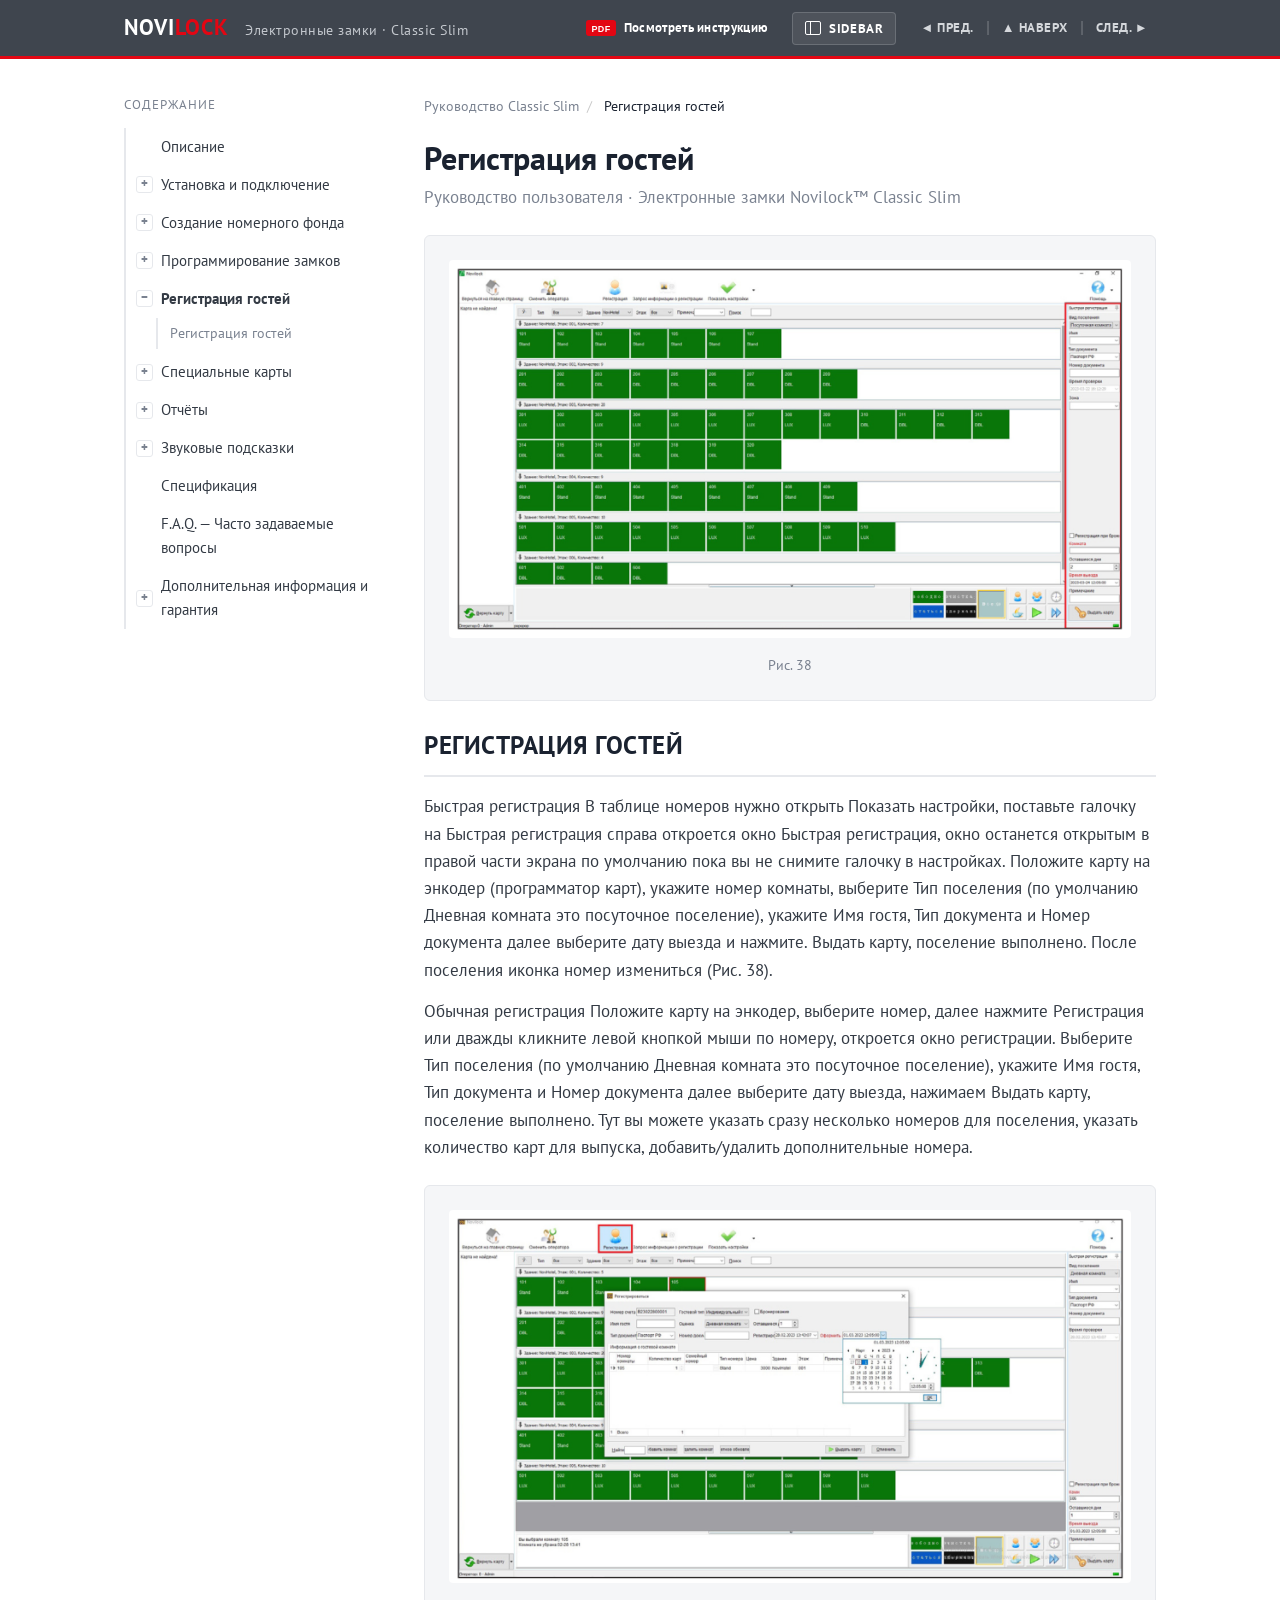
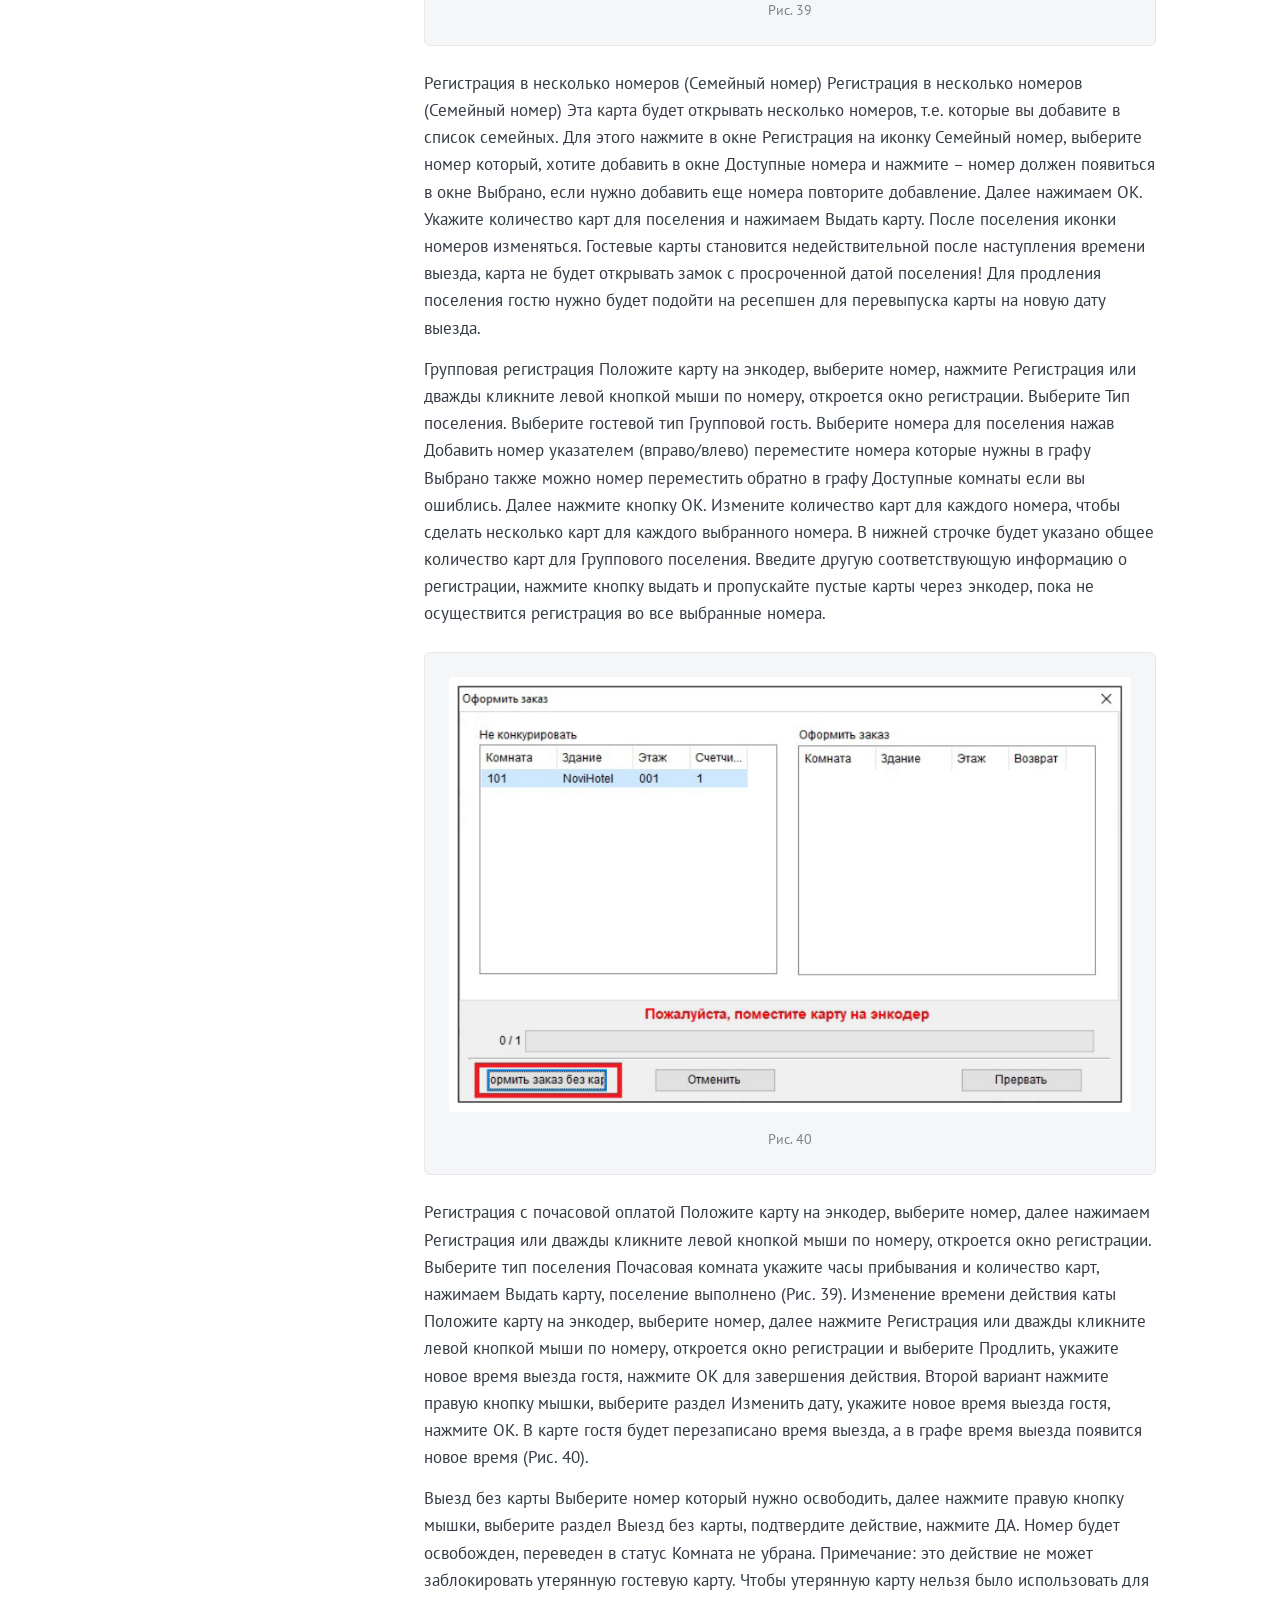
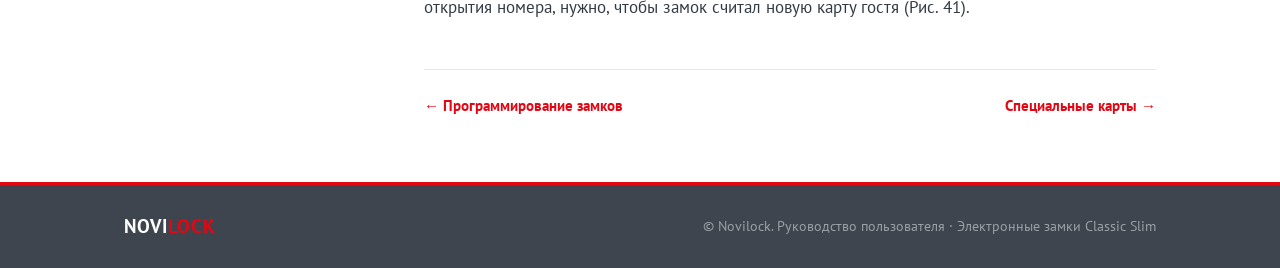
<file: registraciya-gostey.html>
<!DOCTYPE html>
<html lang="ru">
<head>
<meta charset="UTF-8">
<meta name="viewport" content="width=device-width, initial-scale=1.0">
<meta name="robots" content="noindex, nofollow">
<title>Регистрация гостей — Электронные замки Classic Slim | Novilock</title>
<link rel="preconnect" href="https://fonts.googleapis.com">
<link rel="preconnect" href="https://fonts.gstatic.com" crossorigin>
<link href="https://fonts.googleapis.com/css2?family=PT+Sans:ital,wght@0,400;0,700;1,400&display=swap" rel="stylesheet">
<link rel="stylesheet" href="styles.css">
</head>
<body>
<script>function toggleSidebar(){document.body.classList.toggle("sidebar-collapsed");try{localStorage.setItem("naviCollapsed",document.body.classList.contains("sidebar-collapsed")?"1":"0")}catch(e){}}try{if(localStorage.getItem("naviCollapsed")==="1")document.body.classList.add("sidebar-collapsed")}catch(e){}</script>
<div class="toc-backdrop" onclick="toggleSidebar()" aria-hidden="true"></div>
<header class="site-header">
  <div class="container header-inner">
    <div class="header-left">
      <a href="index.html" class="logo"><span class="logo__mark">NOVI</span><span class="logo__mark logo__mark--accent">LOCK</span></a>
      <span class="header-model">Электронные замки · Classic Slim</span>
    </div>
    <div class="header-tools">
      <a class="htool--pdf" href="Manual_CLASSIC_SLIM.pdf" target="_blank" rel="noopener" title="Посмотреть инструкцию (PDF)">
        <svg class="pdf-badge" width="30" height="16" viewBox="0 0 30 16" aria-hidden="true"><rect width="30" height="16" rx="3" fill="#e30613"/><text x="15" y="12" font-size="9" font-weight="700" fill="#fff" text-anchor="middle" font-family="Arial, sans-serif">PDF</text></svg><span class="htool-label">Посмотреть инструкцию</span>
      </a>
      <button class="htool--sidebar" type="button" onclick="toggleSidebar()" aria-label="Показать или скрыть меню">
        <svg class="htool__ico" width="16" height="14" viewBox="0 0 16 14" aria-hidden="true"><rect x="0.5" y="0.5" width="15" height="13" rx="1.5" fill="none" stroke="currentColor"/><line x1="5.5" y1="0.5" x2="5.5" y2="13.5" stroke="currentColor"/></svg><span class="htool-label">SIDEBAR</span>
      </button>
      <nav class="header-nav" aria-label="Навигация по разделам">
        <a class="hnav" href="programmirovanie.html"><span class="hnav-arrow">◄</span> <span class="hnav-label">ПРЕД.</span></a>
        <span class="sep">|</span>
        <a class="hnav" href="#" onclick="window.scrollTo({top:0,behavior:'smooth'});return false;"><span class="hnav-arrow">▲</span> <span class="hnav-label">НАВЕРХ</span></a>
        <span class="sep">|</span>
        <a class="hnav" href="specialnye-karty.html"><span class="hnav-label">СЛЕД.</span> <span class="hnav-arrow">►</span></a>
      </nav>
    </div>
  </div>
</header>
<div class="container">
  <div class="layout">
    <aside class="toc">
  <p class="toc__title">Содержание</p>
  <nav class="toc-tree">
    <div class="toc-item--leaf"><a class="toc-page" href="index.html">Описание</a></div>
    <details class="toc-node">
      <summary><a class="toc-page" href="ustanovka.html">Установка и подключение</a></summary>
      <ul class="toc-sub">
        <li><a href="ustanovka.html#sec-1">Общие рекомендации по установке</a></li>
        <li><a href="ustanovka.html#sec-2">Установка</a></li>
      </ul>
    </details>
    <details class="toc-node">
      <summary><a class="toc-page" href="nomernoy-fond.html">Создание номерного фонда</a></summary>
      <ul class="toc-sub">
        <li><a href="nomernoy-fond.html#sec-1">Создание номерного фонда</a></li>
      </ul>
    </details>
    <details class="toc-node">
      <summary><a class="toc-page" href="programmirovanie.html">Программирование замков</a></summary>
      <ul class="toc-sub">
        <li><a href="programmirovanie.html#sec-1">Программирование замков</a></li>
      </ul>
    </details>
    <details class="toc-node" open>
      <summary><a class="toc-page active" href="registraciya-gostey.html">Регистрация гостей</a></summary>
      <ul class="toc-sub">
        <li><a href="registraciya-gostey.html#sec-1">Регистрация гостей</a></li>
      </ul>
    </details>
    <details class="toc-node">
      <summary><a class="toc-page" href="specialnye-karty.html">Специальные карты</a></summary>
      <ul class="toc-sub">
        <li><a href="specialnye-karty.html#sec-1">Специальные карты</a></li>
      </ul>
    </details>
    <details class="toc-node">
      <summary><a class="toc-page" href="otchety.html">Отчёты</a></summary>
      <ul class="toc-sub">
        <li><a href="otchety.html#sec-1">Отчеты</a></li>
      </ul>
    </details>
    <details class="toc-node">
      <summary><a class="toc-page" href="zvukovye-podskazki.html">Звуковые подсказки</a></summary>
      <ul class="toc-sub">
        <li><a href="zvukovye-podskazki.html#sec-1">Звуковые подсказки</a></li>
      </ul>
    </details>
    <div class="toc-item--leaf"><a class="toc-page" href="specs.html">Спецификация</a></div>
    <div class="toc-item--leaf"><a class="toc-page" href="faq.html">F.A.Q. — Часто задаваемые вопросы</a></div>
    <details class="toc-node">
      <summary><a class="toc-page" href="info.html">Дополнительная информация и гарантия</a></summary>
      <ul class="toc-sub">
        <li><a href="info.html#sec-1">Условия гарантийного обслуживания</a></li>
      </ul>
    </details>
  </nav>
</aside>
    <article class="article">
      <nav class="breadcrumbs" aria-label="Хлебные крошки">
        <a href="index.html">Руководство Classic Slim</a><span class="breadcrumbs__sep">/</span>
        <span class="breadcrumbs__current">Регистрация гостей</span>
      </nav>
      <h1 class="doc-title">Регистрация гостей</h1>
      <p class="doc-subtitle">Руководство пользователя · Электронные замки Novilock™ Classic Slim</p>
      <figure class='figure'><img src='images/fig_036_38.png' alt='Рис. 38' loading='lazy'><figcaption>Рис. 38</figcaption></figure>
      <h2 id="sec-1">РЕГИСТРАЦИЯ ГОСТЕЙ</h2>
      <p>Быстрая регистрация В таблице номеров нужно открыть Показать настройки, поставьте галочку на Быстрая регистрация справа откроется окно Быстрая регистрация, окно останется открытым в правой части экрана по умолчанию пока вы не снимите галочку в настройках. Положите карту на энкодер (программатор карт), укажите номер комнаты, выберите Тип поселения (по умолчанию Дневная комната это посуточное поселение), укажите Имя гостя, Тип документа и Номер документа далее выберите дату выезда и нажмите. Выдать карту, поселение выполнено. После поселения иконка номер измениться (Рис. 38).</p>
      <p>Обычная регистрация Положите карту на энкодер, выберите номер, далее нажмите Регистрация или дважды кликните левой кнопкой мыши по номеру, откроется окно регистрации. Выберите Тип поселения (по умолчанию Дневная комната это посуточное поселение), укажите Имя гостя, Тип документа и Номер документа далее выберите дату выезда, нажимаем Выдать карту, поселение выполнено. Тут вы можете указать сразу несколько номеров для поселения, указать количество карт для выпуска, добавить/удалить дополнительные номера.</p>
      <figure class='figure'><img src='images/fig_037_39.png' alt='Рис. 39' loading='lazy'><figcaption>Рис. 39</figcaption></figure>
      <p>Регистрация в несколько номеров (Семейный номер) Регистрация в несколько номеров (Семейный номер) Эта карта будет открывать несколько номеров, т. е. которые вы добавите в список семейных. Для этого нажмите в окне Регистрация на иконку Семейный номер, выберите номер который, хотите добавить в окне Доступные номера и нажмите – номер должен появиться в окне Выбрано, если нужно добавить еще номера повторите добавление. Далее нажимаем ОК. Укажите количество карт для поселения и нажимаем Выдать карту. После поселения иконки номеров изменяться. Гостевые карты становится недействительной после наступления времени выезда, карта не будет открывать замок с просроченной датой поселения! Для продления поселения гостю нужно будет подойти на ресепшен для перевыпуска карты на новую дату выезда.</p>
      <p>Групповая регистрация Положите карту на энкодер, выберите номер, нажмите Регистрация или дважды кликните левой кнопкой мыши по номеру, откроется окно регистрации. Выберите Тип поселения. Выберите гостевой тип Групповой гость. Выберите номера для поселения нажав Добавить номер указателем (вправо/влево) переместите номера которые нужны в графу Выбрано также можно номер переместить обратно в графу Доступные комнаты если вы ошиблись. Далее нажмите кнопку ОК. Измените количество карт для каждого номера, чтобы сделать несколько карт для каждого выбранного номера. В нижней строчке будет указано общее количество карт для Группового поселения. Введите другую соответствующую информацию о регистрации, нажмите кнопку выдать и пропускайте пустые карты через энкодер, пока не осуществится регистрация во все выбранные номера.</p>
      <figure class='figure'><img src='images/fig_038_40.png' alt='Рис. 40' loading='lazy'><figcaption>Рис. 40</figcaption></figure>
      <p>Регистрация с почасовой оплатой Положите карту на энкодер, выберите номер, далее нажимаем Регистрация или дважды кликните левой кнопкой мыши по номеру, откроется окно регистрации. Выберите тип поселения Почасовая комната укажите часы прибывания и количество карт, нажимаем Выдать карту, поселение выполнено (Рис. 39). Изменение времени действия каты Положите карту на энкодер, выберите номер, далее нажмите Регистрация или дважды кликните левой кнопкой мыши по номеру, откроется окно регистрации и выберите Продлить, укажите новое время выезда гостя, нажмите ОК для завершения действия. Второй вариант нажмите правую кнопку мышки, выберите раздел Изменить дату, укажите новое время выезда гостя, нажмите ОК. В карте гостя будет перезаписано время выезда, а в графе время выезда появится новое время (Рис. 40).</p>
      <p>Выезд без карты Выберите номер который нужно освободить, далее нажмите правую кнопку мышки, выберите раздел Выезд без карты, подтвердите действие, нажмите ДА. Номер будет освобожден, переведен в статус Комната не убрана. Примечание: это действие не может заблокировать утерянную гостевую карту. Чтобы утерянную карту нельзя было использовать для открытия номера, нужно, чтобы замок считал новую карту гостя (Рис. 41).</p>
      <div class="pager"><a class="pager__prev" href="programmirovanie.html">← Программирование замков</a><a class="pager__next" href="specialnye-karty.html">Специальные карты →</a></div>
    </article>
  </div>
</div>
<footer class="site-footer">
  <div class="container footer-inner">
    <span class="logo logo--footer"><span class="logo__mark">NOVI</span><span class="logo__mark logo__mark--accent">LOCK</span></span>
    <p class="footer-note">© Novilock. Руководство пользователя · Электронные замки Classic Slim</p>
  </div>
</footer>
</body>
</html>
</file>
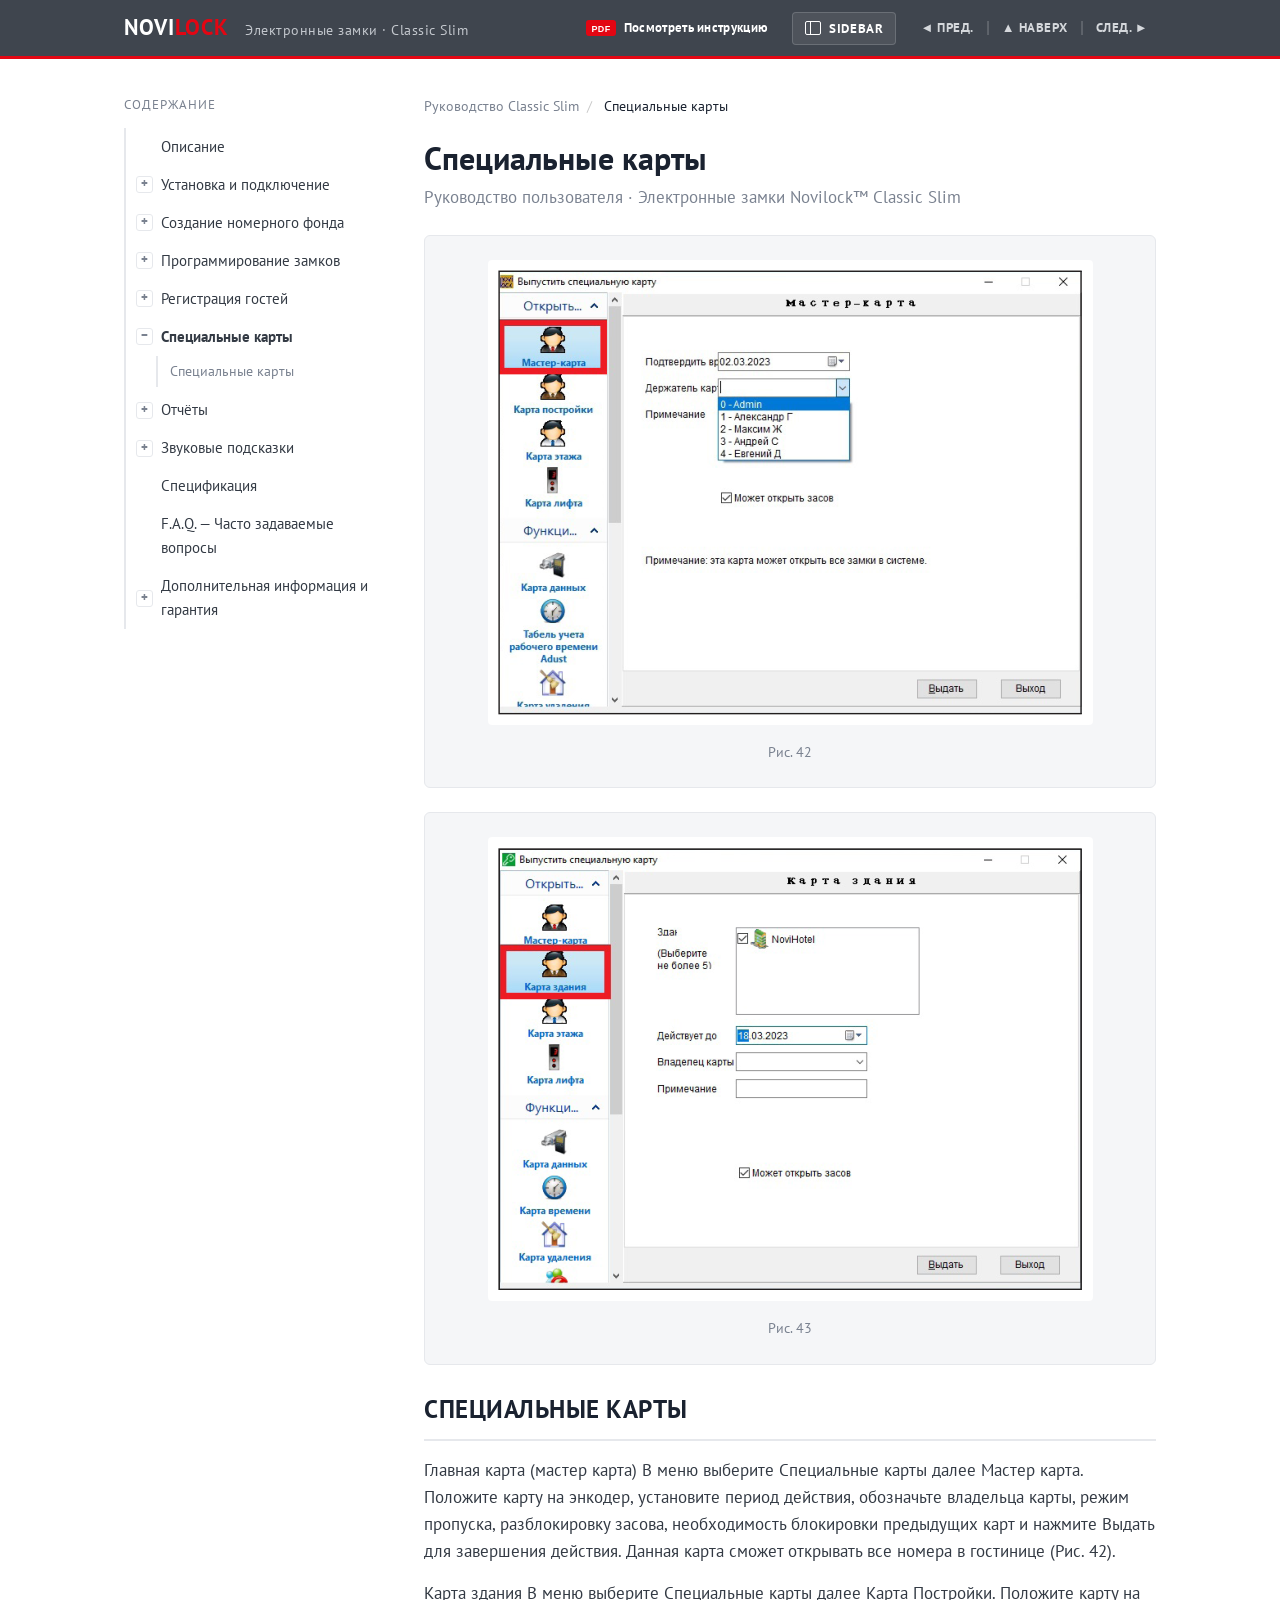
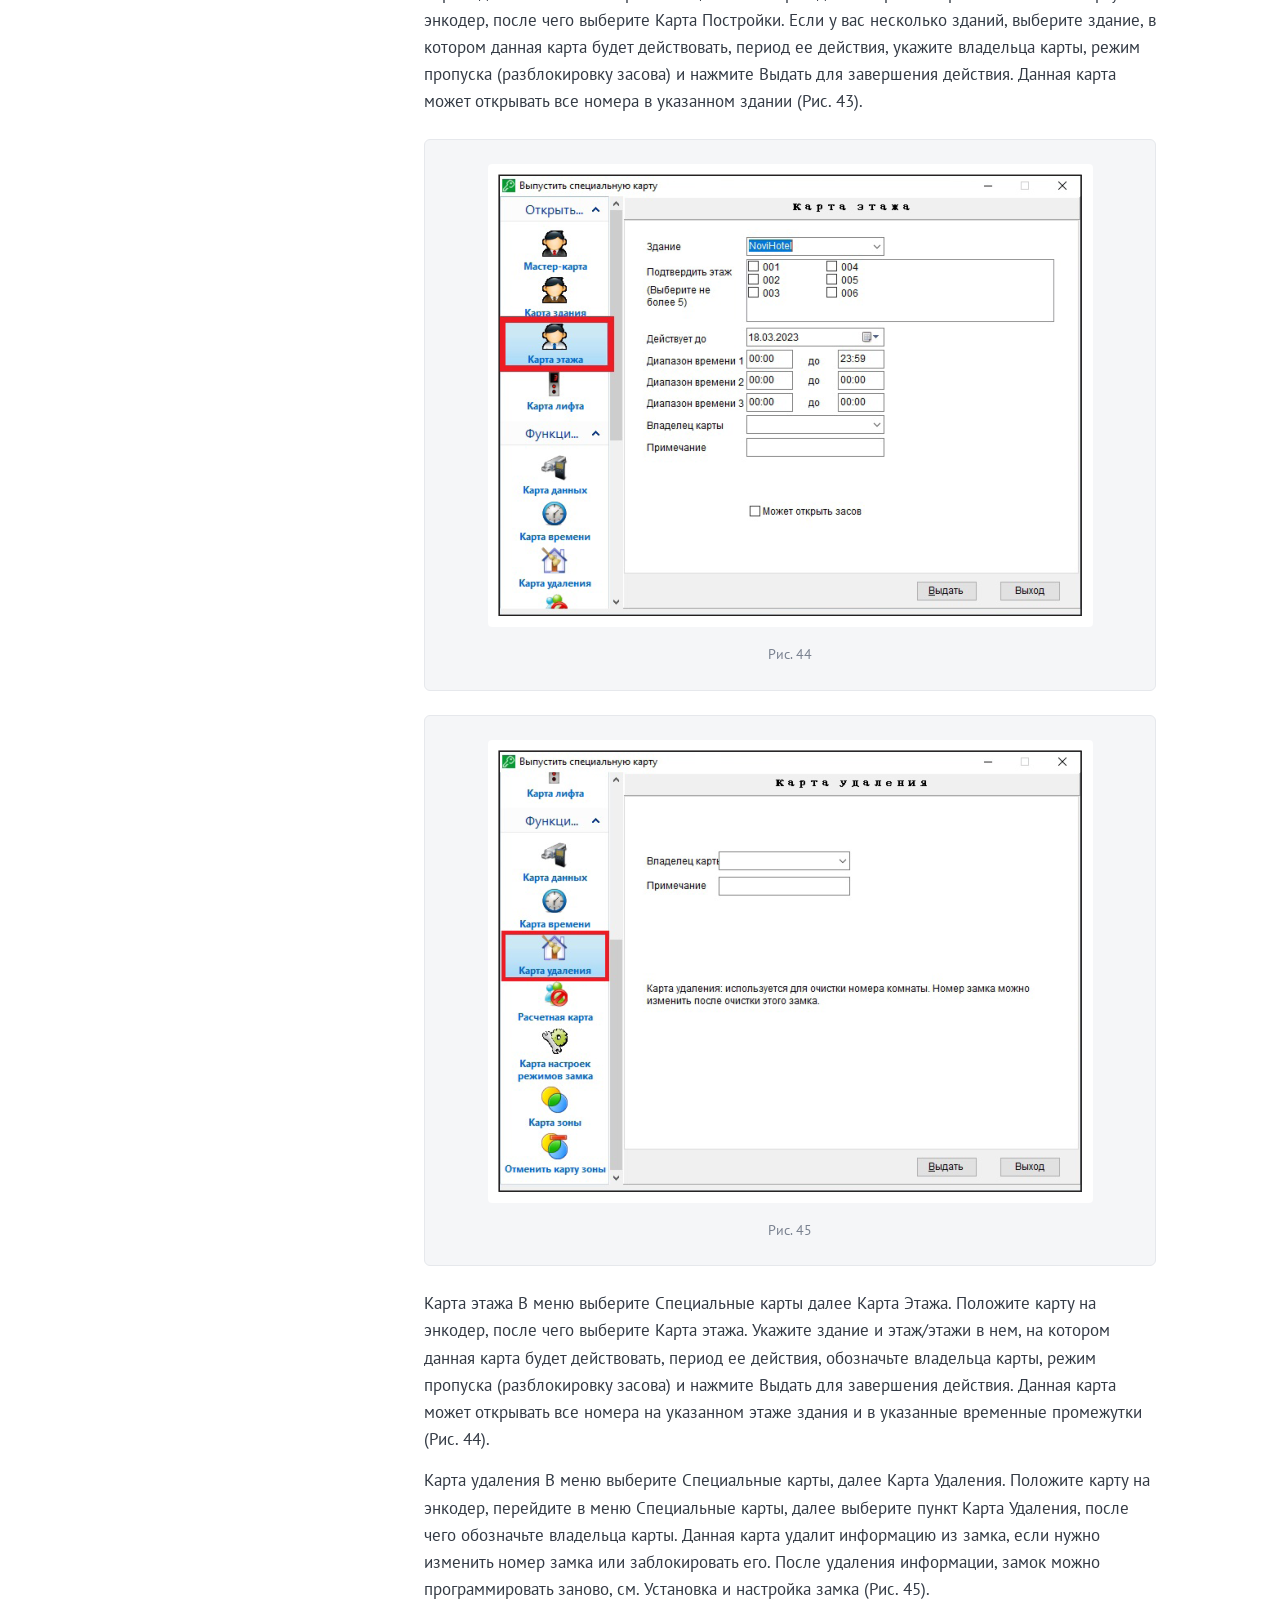
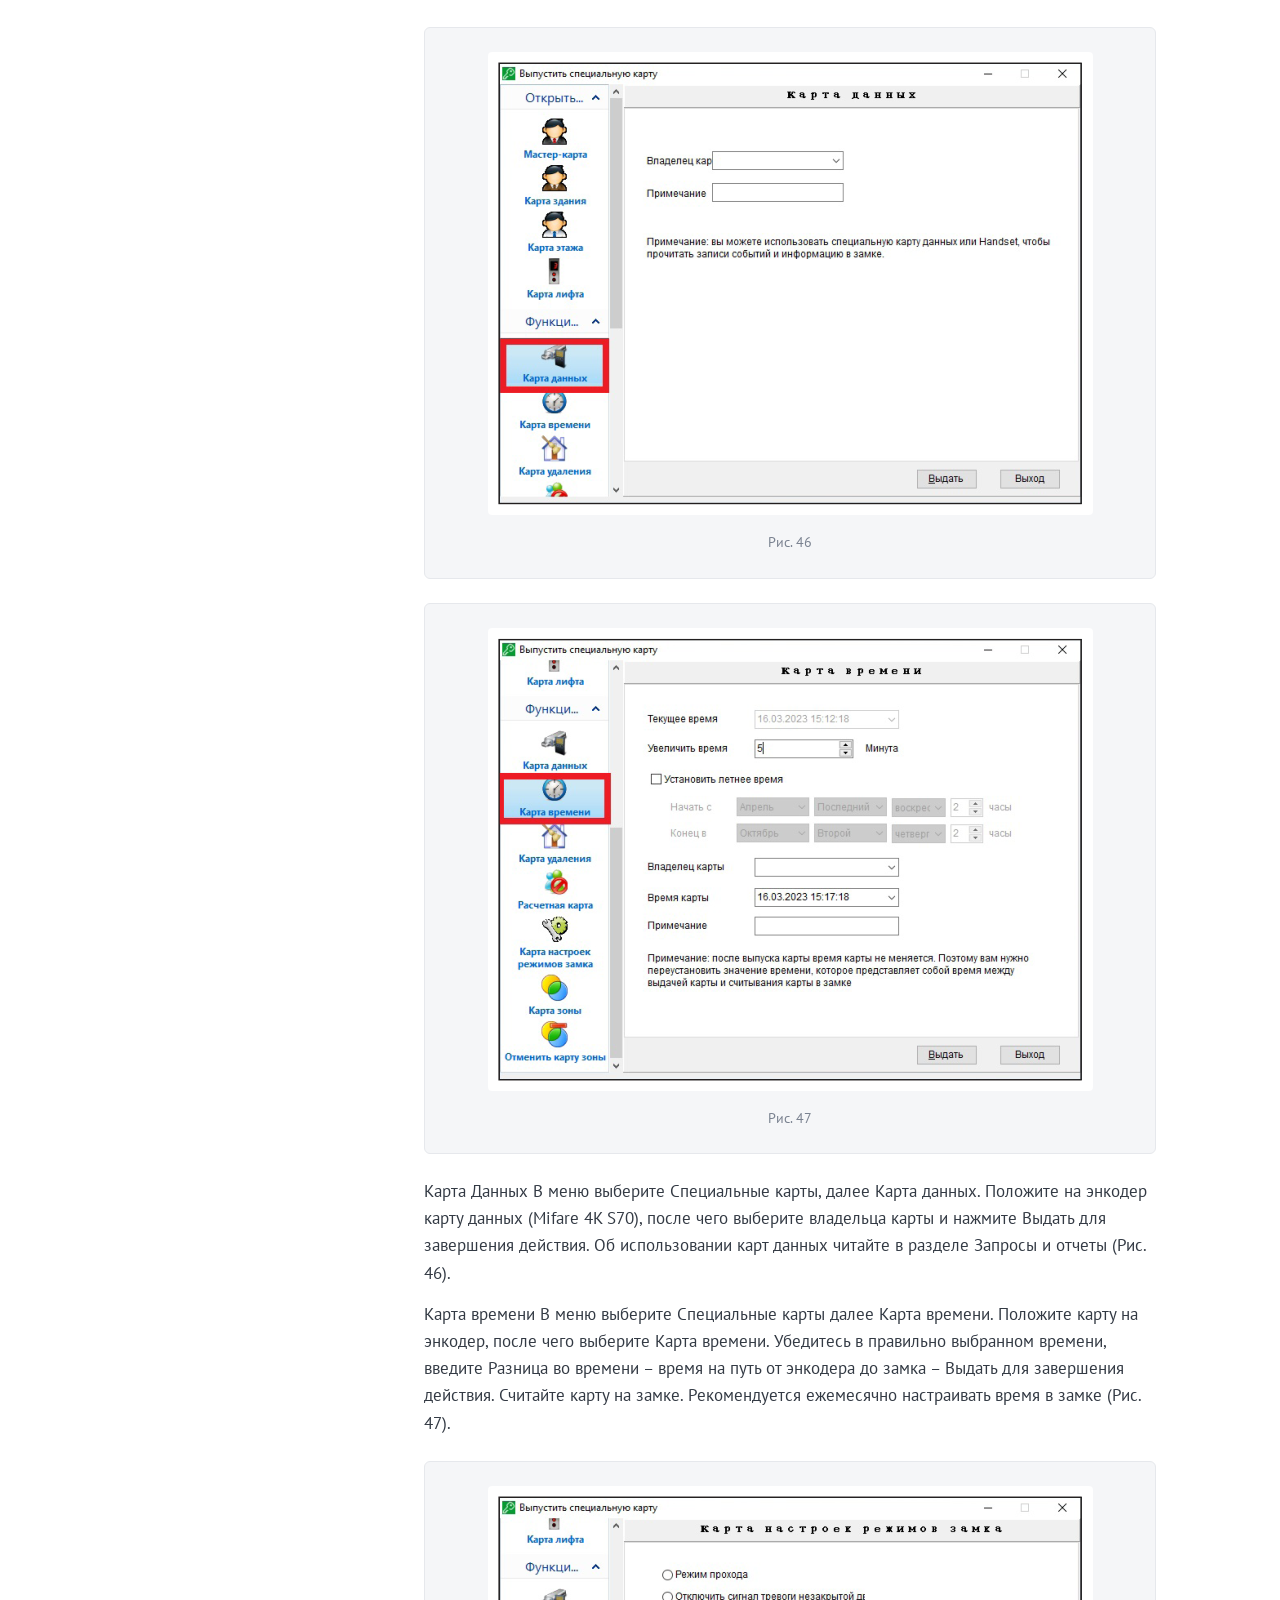
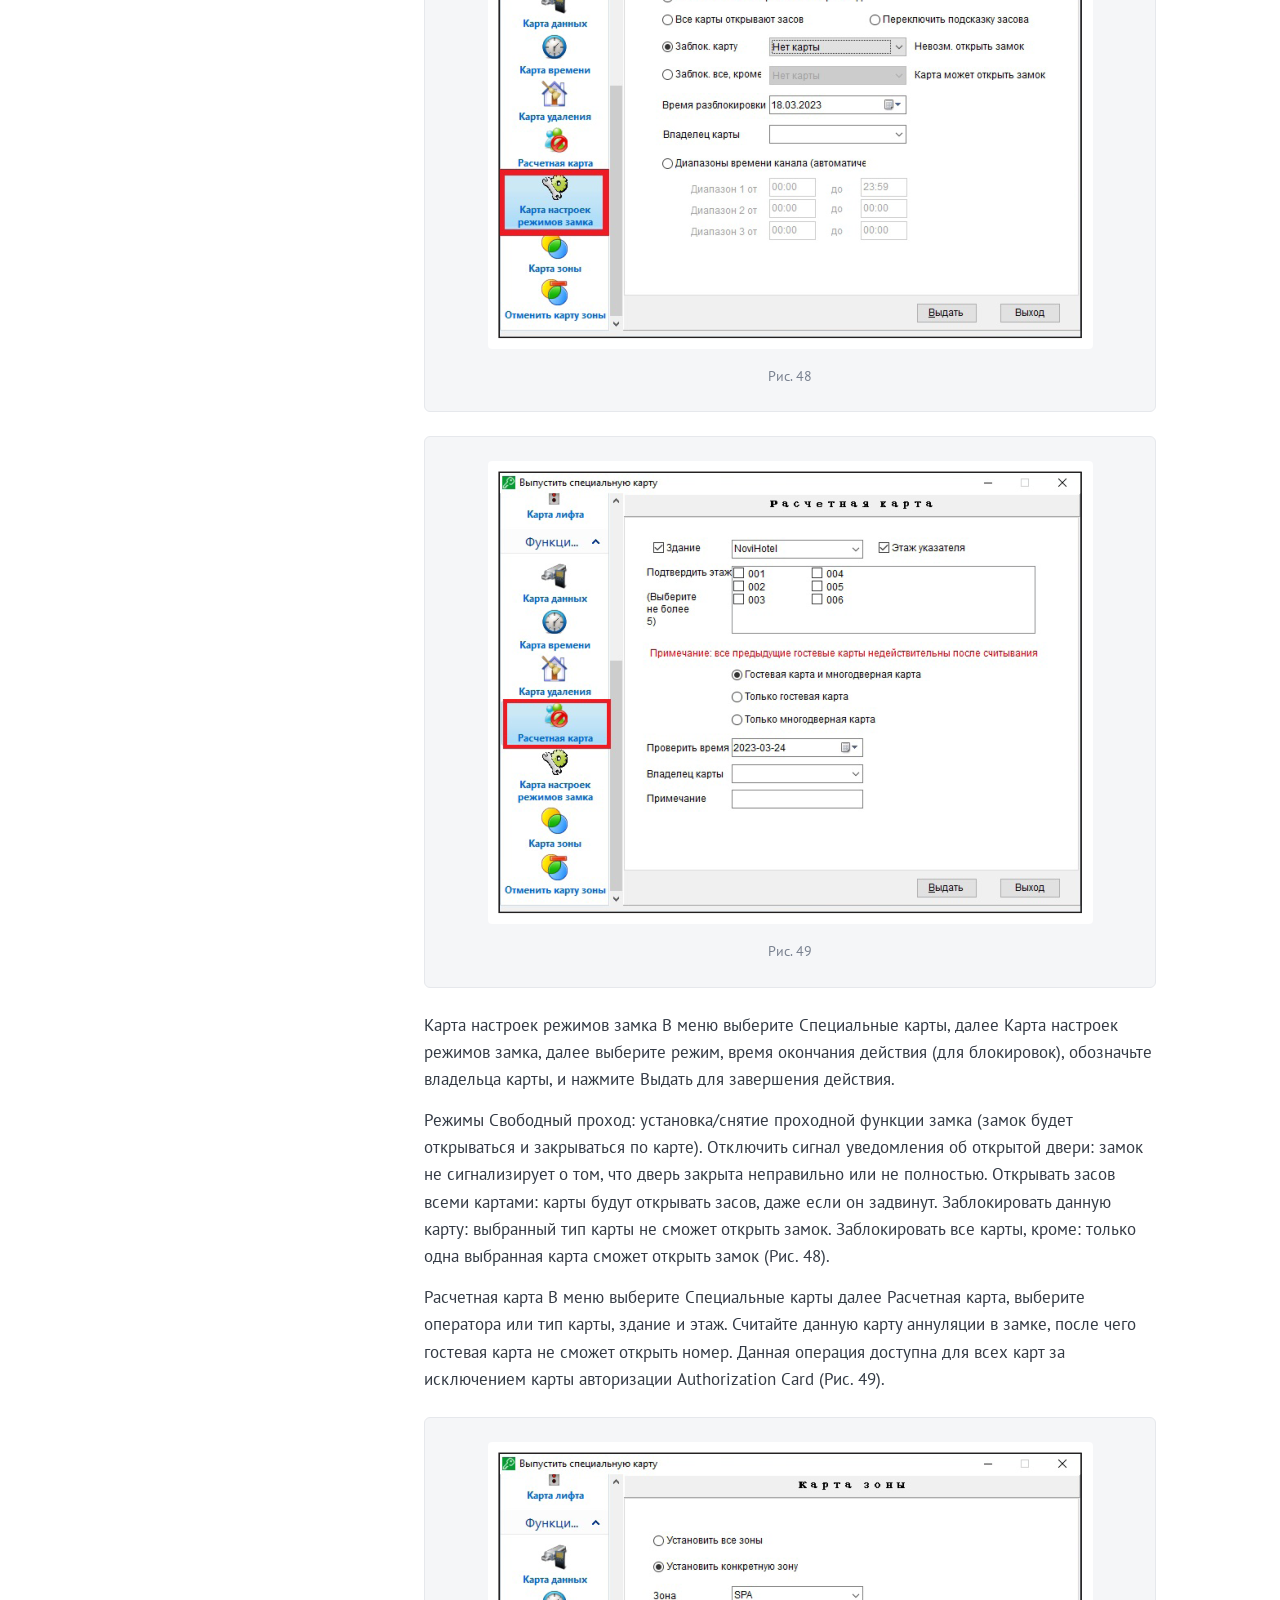
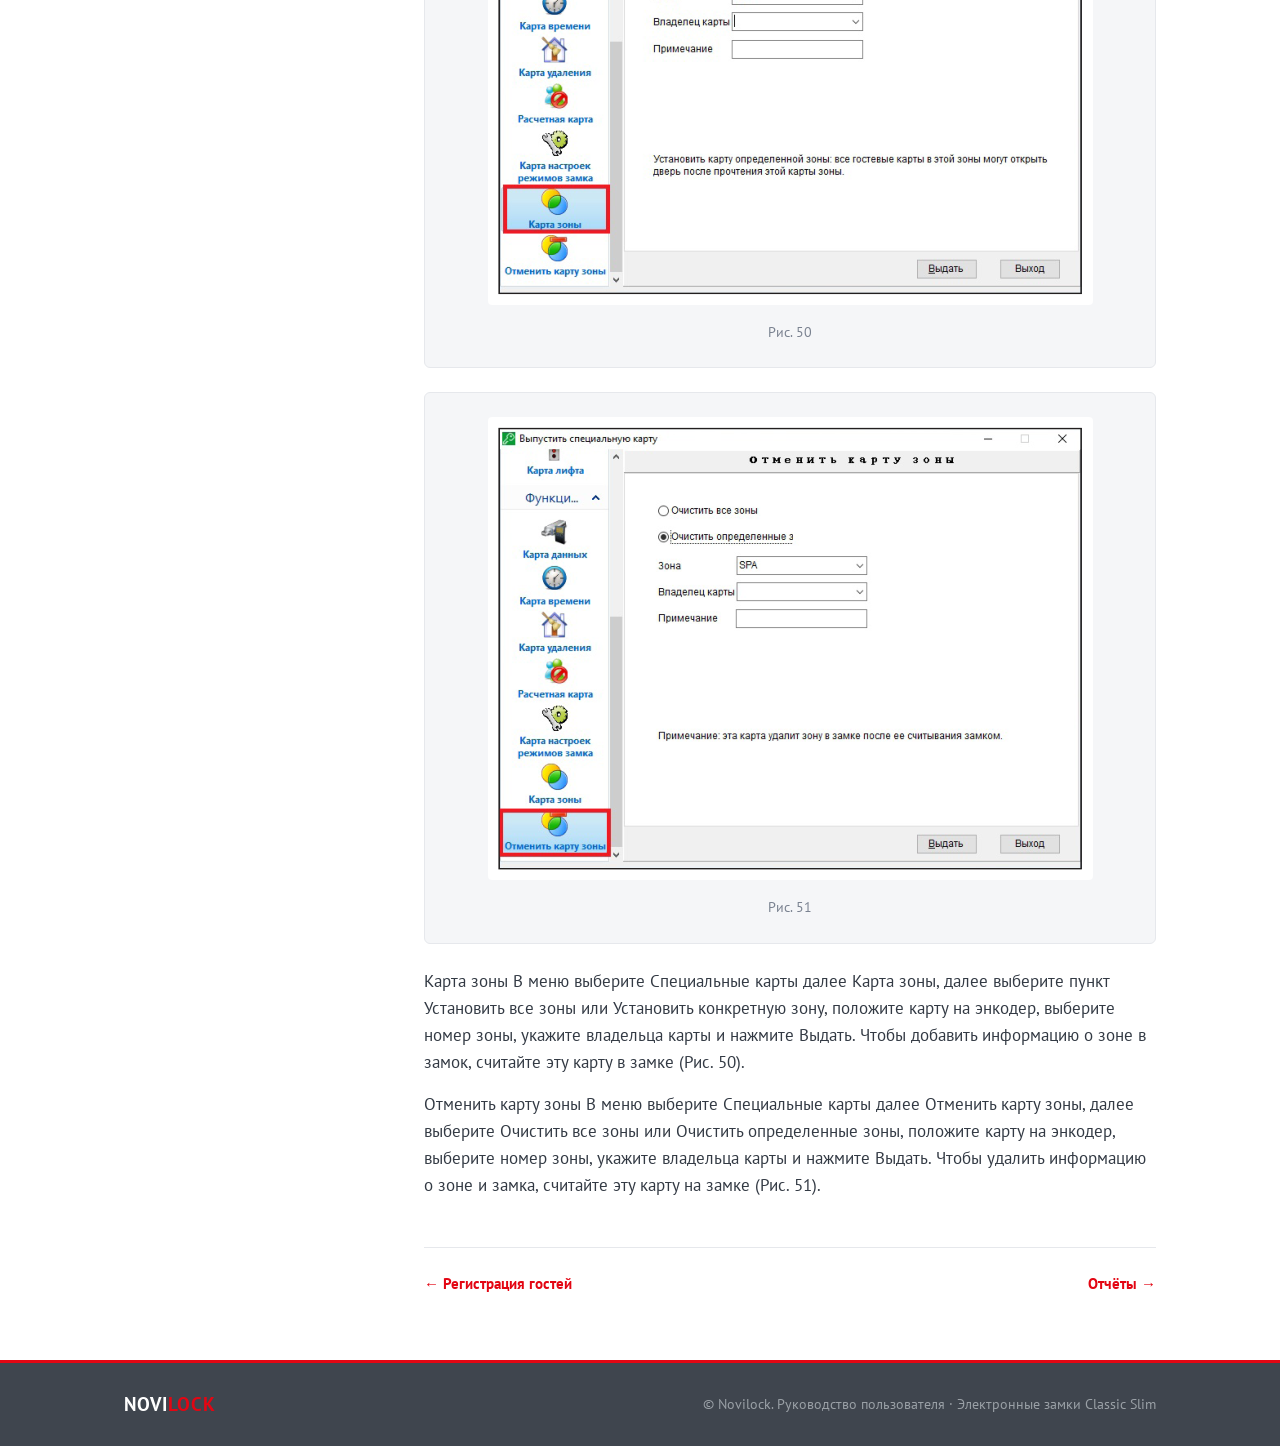
<file: specialnye-karty.html>
<!DOCTYPE html>
<html lang="ru">
<head>
<meta charset="UTF-8">
<meta name="viewport" content="width=device-width, initial-scale=1.0">
<meta name="robots" content="noindex, nofollow">
<title>Специальные карты — Электронные замки Classic Slim | Novilock</title>
<link rel="preconnect" href="https://fonts.googleapis.com">
<link rel="preconnect" href="https://fonts.gstatic.com" crossorigin>
<link href="https://fonts.googleapis.com/css2?family=PT+Sans:ital,wght@0,400;0,700;1,400&display=swap" rel="stylesheet">
<link rel="stylesheet" href="styles.css">
</head>
<body>
<script>function toggleSidebar(){document.body.classList.toggle("sidebar-collapsed");try{localStorage.setItem("naviCollapsed",document.body.classList.contains("sidebar-collapsed")?"1":"0")}catch(e){}}try{if(localStorage.getItem("naviCollapsed")==="1")document.body.classList.add("sidebar-collapsed")}catch(e){}</script>
<div class="toc-backdrop" onclick="toggleSidebar()" aria-hidden="true"></div>
<header class="site-header">
  <div class="container header-inner">
    <div class="header-left">
      <a href="index.html" class="logo"><span class="logo__mark">NOVI</span><span class="logo__mark logo__mark--accent">LOCK</span></a>
      <span class="header-model">Электронные замки · Classic Slim</span>
    </div>
    <div class="header-tools">
      <a class="htool--pdf" href="Manual_CLASSIC_SLIM.pdf" target="_blank" rel="noopener" title="Посмотреть инструкцию (PDF)">
        <svg class="pdf-badge" width="30" height="16" viewBox="0 0 30 16" aria-hidden="true"><rect width="30" height="16" rx="3" fill="#e30613"/><text x="15" y="12" font-size="9" font-weight="700" fill="#fff" text-anchor="middle" font-family="Arial, sans-serif">PDF</text></svg><span class="htool-label">Посмотреть инструкцию</span>
      </a>
      <button class="htool--sidebar" type="button" onclick="toggleSidebar()" aria-label="Показать или скрыть меню">
        <svg class="htool__ico" width="16" height="14" viewBox="0 0 16 14" aria-hidden="true"><rect x="0.5" y="0.5" width="15" height="13" rx="1.5" fill="none" stroke="currentColor"/><line x1="5.5" y1="0.5" x2="5.5" y2="13.5" stroke="currentColor"/></svg><span class="htool-label">SIDEBAR</span>
      </button>
      <nav class="header-nav" aria-label="Навигация по разделам">
        <a class="hnav" href="registraciya-gostey.html"><span class="hnav-arrow">◄</span> <span class="hnav-label">ПРЕД.</span></a>
        <span class="sep">|</span>
        <a class="hnav" href="#" onclick="window.scrollTo({top:0,behavior:'smooth'});return false;"><span class="hnav-arrow">▲</span> <span class="hnav-label">НАВЕРХ</span></a>
        <span class="sep">|</span>
        <a class="hnav" href="otchety.html"><span class="hnav-label">СЛЕД.</span> <span class="hnav-arrow">►</span></a>
      </nav>
    </div>
  </div>
</header>
<div class="container">
  <div class="layout">
    <aside class="toc">
  <p class="toc__title">Содержание</p>
  <nav class="toc-tree">
    <div class="toc-item--leaf"><a class="toc-page" href="index.html">Описание</a></div>
    <details class="toc-node">
      <summary><a class="toc-page" href="ustanovka.html">Установка и подключение</a></summary>
      <ul class="toc-sub">
        <li><a href="ustanovka.html#sec-1">Общие рекомендации по установке</a></li>
        <li><a href="ustanovka.html#sec-2">Установка</a></li>
      </ul>
    </details>
    <details class="toc-node">
      <summary><a class="toc-page" href="nomernoy-fond.html">Создание номерного фонда</a></summary>
      <ul class="toc-sub">
        <li><a href="nomernoy-fond.html#sec-1">Создание номерного фонда</a></li>
      </ul>
    </details>
    <details class="toc-node">
      <summary><a class="toc-page" href="programmirovanie.html">Программирование замков</a></summary>
      <ul class="toc-sub">
        <li><a href="programmirovanie.html#sec-1">Программирование замков</a></li>
      </ul>
    </details>
    <details class="toc-node">
      <summary><a class="toc-page" href="registraciya-gostey.html">Регистрация гостей</a></summary>
      <ul class="toc-sub">
        <li><a href="registraciya-gostey.html#sec-1">Регистрация гостей</a></li>
      </ul>
    </details>
    <details class="toc-node" open>
      <summary><a class="toc-page active" href="specialnye-karty.html">Специальные карты</a></summary>
      <ul class="toc-sub">
        <li><a href="specialnye-karty.html#sec-1">Специальные карты</a></li>
      </ul>
    </details>
    <details class="toc-node">
      <summary><a class="toc-page" href="otchety.html">Отчёты</a></summary>
      <ul class="toc-sub">
        <li><a href="otchety.html#sec-1">Отчеты</a></li>
      </ul>
    </details>
    <details class="toc-node">
      <summary><a class="toc-page" href="zvukovye-podskazki.html">Звуковые подсказки</a></summary>
      <ul class="toc-sub">
        <li><a href="zvukovye-podskazki.html#sec-1">Звуковые подсказки</a></li>
      </ul>
    </details>
    <div class="toc-item--leaf"><a class="toc-page" href="specs.html">Спецификация</a></div>
    <div class="toc-item--leaf"><a class="toc-page" href="faq.html">F.A.Q. — Часто задаваемые вопросы</a></div>
    <details class="toc-node">
      <summary><a class="toc-page" href="info.html">Дополнительная информация и гарантия</a></summary>
      <ul class="toc-sub">
        <li><a href="info.html#sec-1">Условия гарантийного обслуживания</a></li>
      </ul>
    </details>
  </nav>
</aside>
    <article class="article">
      <nav class="breadcrumbs" aria-label="Хлебные крошки">
        <a href="index.html">Руководство Classic Slim</a><span class="breadcrumbs__sep">/</span>
        <span class="breadcrumbs__current">Специальные карты</span>
      </nav>
      <h1 class="doc-title">Специальные карты</h1>
      <p class="doc-subtitle">Руководство пользователя · Электронные замки Novilock™ Classic Slim</p>
      <figure class='figure'><img src='images/fig_039_42.png' alt='Рис. 42' loading='lazy'><figcaption>Рис. 42</figcaption></figure>
      <figure class='figure'><img src='images/fig_039_43.png' alt='Рис. 43' loading='lazy'><figcaption>Рис. 43</figcaption></figure>
      <h2 id="sec-1">СПЕЦИАЛЬНЫЕ КАРТЫ</h2>
      <p>Главная карта (мастер карта) В меню выберите Специальные карты далее Мастер карта. Положите карту на энкодер, установите период действия, обозначьте владельца карты, режим пропуска, разблокировку засова, необходимость блокировки предыдущих карт и нажмите Выдать для завершения действия. Данная карта сможет открывать все номера в гостинице (Рис. 42).</p>
      <p>Карта здания В меню выберите Специальные карты далее Карта Постройки. Положите карту на энкодер, после чего выберите Карта Постройки. Если у вас несколько зданий, выберите здание, в котором данная карта будет действовать, период ее действия, укажите владельца карты, режим пропуска (разблокировку засова) и нажмите Выдать для завершения действия. Данная карта может открывать все номера в указанном здании (Рис. 43).</p>
      <figure class='figure'><img src='images/fig_040_44.png' alt='Рис. 44' loading='lazy'><figcaption>Рис. 44</figcaption></figure>
      <figure class='figure'><img src='images/fig_040_45.png' alt='Рис. 45' loading='lazy'><figcaption>Рис. 45</figcaption></figure>
      <p>Карта этажа В меню выберите Специальные карты далее Карта Этажа. Положите карту на энкодер, после чего выберите Карта этажа. Укажите здание и этаж/этажи в нем, на котором данная карта будет действовать, период ее действия, обозначьте владельца карты, режим пропуска (разблокировку засова) и нажмите Выдать для завершения действия. Данная карта может открывать все номера на указанном этаже здания и в указанные временные промежутки (Рис. 44).</p>
      <p>Карта удаления В меню выберите Специальные карты, далее Карта Удаления. Положите карту на энкодер, перейдите в меню Специальные карты, далее выберите пункт Карта Удаления, после чего обозначьте владельца карты. Данная карта удалит информацию из замка, если нужно изменить номер замка или заблокировать его. После удаления информации, замок можно программировать заново, см. Установка и настройка замка (Рис. 45).</p>
      <figure class='figure'><img src='images/fig_041_46.png' alt='Рис. 46' loading='lazy'><figcaption>Рис. 46</figcaption></figure>
      <figure class='figure'><img src='images/fig_041_47.png' alt='Рис. 47' loading='lazy'><figcaption>Рис. 47</figcaption></figure>
      <p>Карта Данных В меню выберите Специальные карты, далее Карта данных. Положите на энкодер карту данных (Mifare 4K S70), после чего выберите владельца карты и нажмите Выдать для завершения действия. Об использовании карт данных читайте в разделе Запросы и отчеты (Рис. 46).</p>
      <p>Карта времени В меню выберите Специальные карты далее Карта времени. Положите карту на энкодер, после чего выберите Карта времени. Убедитесь в правильно выбранном времени, введите Разница во времени – время на путь от энкодера до замка – Выдать для завершения действия. Считайте карту на замке. Рекомендуется ежемесячно настраивать время в замке (Рис. 47).</p>
      <figure class='figure'><img src='images/fig_042_48.png' alt='Рис. 48' loading='lazy'><figcaption>Рис. 48</figcaption></figure>
      <figure class='figure'><img src='images/fig_042_49.png' alt='Рис. 49' loading='lazy'><figcaption>Рис. 49</figcaption></figure>
      <p>Карта настроек режимов замка В меню выберите Специальные карты, далее Карта настроек режимов замка, далее выберите режим, время окончания действия (для блокировок), обозначьте владельца карты, и нажмите Выдать для завершения действия.</p>
      <p>Режимы Свободный проход: установка/снятие проходной функции замка (замок будет открываться и закрываться по карте). Отключить сигнал уведомления об открытой двери: замок не сигнализирует о том, что дверь закрыта неправильно или не полностью. Открывать засов всеми картами: карты будут открывать засов, даже если он задвинут. Заблокировать данную карту: выбранный тип карты не сможет открыть замок. Заблокировать все карты, кроме: только одна выбранная карта сможет открыть замок (Рис. 48).</p>
      <p>Расчетная карта В меню выберите Специальные карты далее Расчетная карта, выберите оператора или тип карты, здание и этаж. Считайте данную карту аннуляции в замке, после чего гостевая карта не сможет открыть номер. Данная операция доступна для всех карт за исключением карты авторизации Authorization Card (Рис. 49).</p>
      <figure class='figure'><img src='images/fig_043_50.png' alt='Рис. 50' loading='lazy'><figcaption>Рис. 50</figcaption></figure>
      <figure class='figure'><img src='images/fig_043_51.png' alt='Рис. 51' loading='lazy'><figcaption>Рис. 51</figcaption></figure>
      <p>Карта зоны В меню выберите Специальные карты далее Карта зоны, далее выберите пункт Установить все зоны или Установить конкретную зону, положите карту на энкодер, выберите номер зоны, укажите владельца карты и нажмите Выдать. Чтобы добавить информацию о зоне в замок, считайте эту карту в замке (Рис. 50).</p>
      <p>Отменить карту зоны В меню выберите Специальные карты далее Отменить карту зоны, далее выберите Очистить все зоны или Очистить определенные зоны, положите карту на энкодер, выберите номер зоны, укажите владельца карты и нажмите Выдать. Чтобы удалить информацию о зоне и замка, считайте эту карту на замке (Рис. 51).</p>
      <div class="pager"><a class="pager__prev" href="registraciya-gostey.html">← Регистрация гостей</a><a class="pager__next" href="otchety.html">Отчёты →</a></div>
    </article>
  </div>
</div>
<footer class="site-footer">
  <div class="container footer-inner">
    <span class="logo logo--footer"><span class="logo__mark">NOVI</span><span class="logo__mark logo__mark--accent">LOCK</span></span>
    <p class="footer-note">© Novilock. Руководство пользователя · Электронные замки Classic Slim</p>
  </div>
</footer>
</body>
</html>
</file>
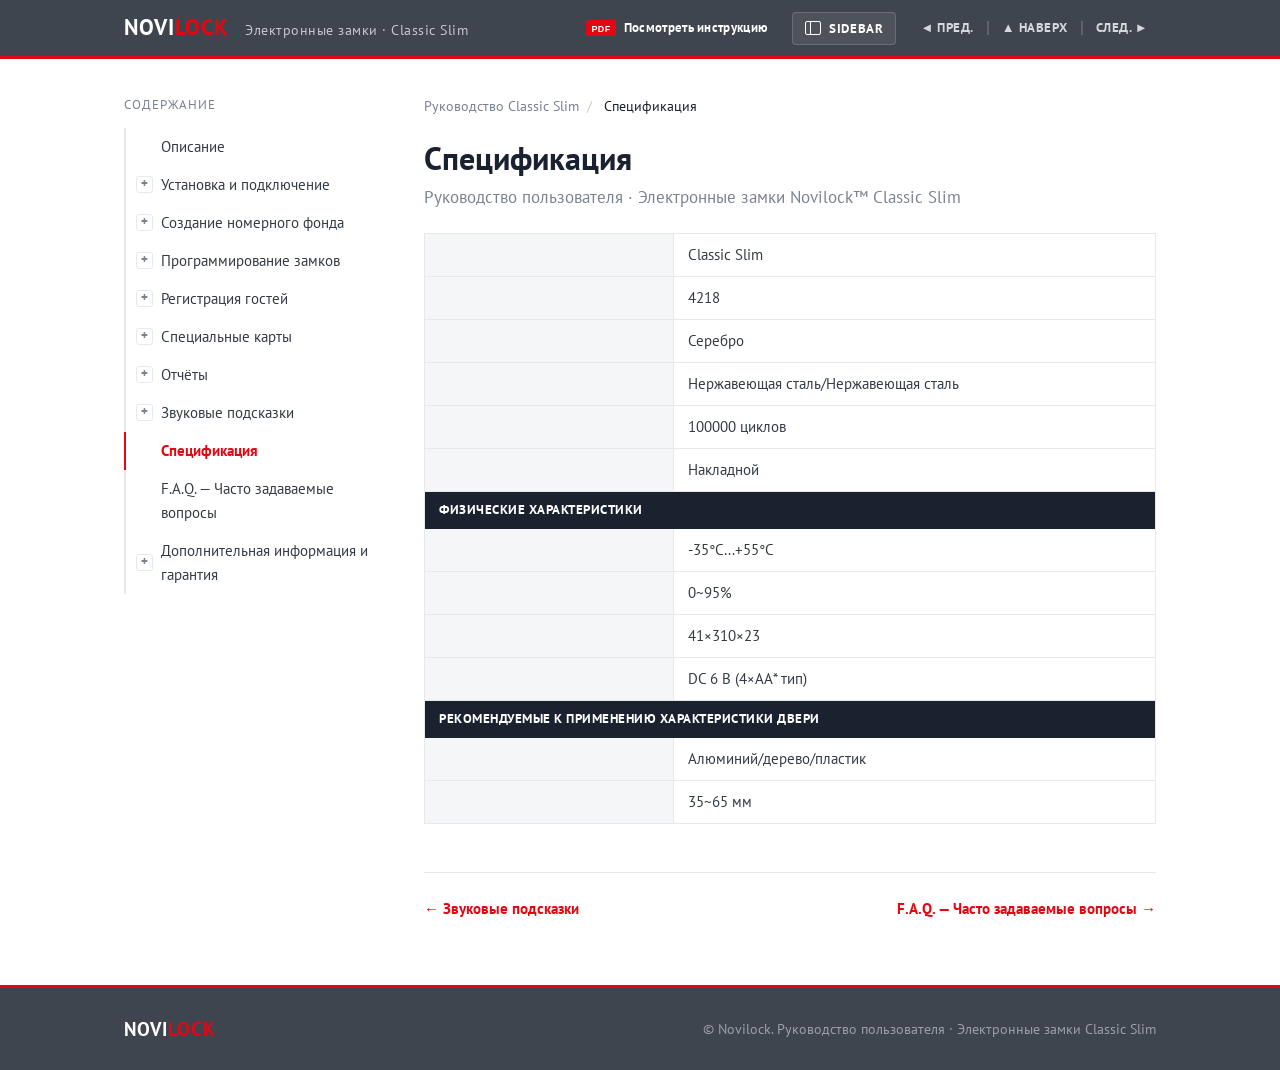
<file: specs.html>
<!DOCTYPE html>
<html lang="ru">
<head>
<meta charset="UTF-8">
<meta name="viewport" content="width=device-width, initial-scale=1.0">
<meta name="robots" content="noindex, nofollow">
<title>Спецификация — Электронные замки Classic Slim | Novilock</title>
<link rel="preconnect" href="https://fonts.googleapis.com">
<link rel="preconnect" href="https://fonts.gstatic.com" crossorigin>
<link href="https://fonts.googleapis.com/css2?family=PT+Sans:ital,wght@0,400;0,700;1,400&display=swap" rel="stylesheet">
<link rel="stylesheet" href="styles.css">
</head>
<body>
<script>function toggleSidebar(){document.body.classList.toggle("sidebar-collapsed");try{localStorage.setItem("naviCollapsed",document.body.classList.contains("sidebar-collapsed")?"1":"0")}catch(e){}}try{if(localStorage.getItem("naviCollapsed")==="1")document.body.classList.add("sidebar-collapsed")}catch(e){}</script>
<div class="toc-backdrop" onclick="toggleSidebar()" aria-hidden="true"></div>
<header class="site-header">
  <div class="container header-inner">
    <div class="header-left">
      <a href="index.html" class="logo"><span class="logo__mark">NOVI</span><span class="logo__mark logo__mark--accent">LOCK</span></a>
      <span class="header-model">Электронные замки · Classic Slim</span>
    </div>
    <div class="header-tools">
      <a class="htool--pdf" href="Manual_CLASSIC_SLIM.pdf" target="_blank" rel="noopener" title="Посмотреть инструкцию (PDF)">
        <svg class="pdf-badge" width="30" height="16" viewBox="0 0 30 16" aria-hidden="true"><rect width="30" height="16" rx="3" fill="#e30613"/><text x="15" y="12" font-size="9" font-weight="700" fill="#fff" text-anchor="middle" font-family="Arial, sans-serif">PDF</text></svg><span class="htool-label">Посмотреть инструкцию</span>
      </a>
      <button class="htool--sidebar" type="button" onclick="toggleSidebar()" aria-label="Показать или скрыть меню">
        <svg class="htool__ico" width="16" height="14" viewBox="0 0 16 14" aria-hidden="true"><rect x="0.5" y="0.5" width="15" height="13" rx="1.5" fill="none" stroke="currentColor"/><line x1="5.5" y1="0.5" x2="5.5" y2="13.5" stroke="currentColor"/></svg><span class="htool-label">SIDEBAR</span>
      </button>
      <nav class="header-nav" aria-label="Навигация по разделам">
        <a class="hnav" href="zvukovye-podskazki.html"><span class="hnav-arrow">◄</span> <span class="hnav-label">ПРЕД.</span></a>
        <span class="sep">|</span>
        <a class="hnav" href="#" onclick="window.scrollTo({top:0,behavior:'smooth'});return false;"><span class="hnav-arrow">▲</span> <span class="hnav-label">НАВЕРХ</span></a>
        <span class="sep">|</span>
        <a class="hnav" href="faq.html"><span class="hnav-label">СЛЕД.</span> <span class="hnav-arrow">►</span></a>
      </nav>
    </div>
  </div>
</header>
<div class="container">
  <div class="layout">
    <aside class="toc">
  <p class="toc__title">Содержание</p>
  <nav class="toc-tree">
    <div class="toc-item--leaf"><a class="toc-page" href="index.html">Описание</a></div>
    <details class="toc-node">
      <summary><a class="toc-page" href="ustanovka.html">Установка и подключение</a></summary>
      <ul class="toc-sub">
        <li><a href="ustanovka.html#sec-1">Общие рекомендации по установке</a></li>
        <li><a href="ustanovka.html#sec-2">Установка</a></li>
      </ul>
    </details>
    <details class="toc-node">
      <summary><a class="toc-page" href="nomernoy-fond.html">Создание номерного фонда</a></summary>
      <ul class="toc-sub">
        <li><a href="nomernoy-fond.html#sec-1">Создание номерного фонда</a></li>
      </ul>
    </details>
    <details class="toc-node">
      <summary><a class="toc-page" href="programmirovanie.html">Программирование замков</a></summary>
      <ul class="toc-sub">
        <li><a href="programmirovanie.html#sec-1">Программирование замков</a></li>
      </ul>
    </details>
    <details class="toc-node">
      <summary><a class="toc-page" href="registraciya-gostey.html">Регистрация гостей</a></summary>
      <ul class="toc-sub">
        <li><a href="registraciya-gostey.html#sec-1">Регистрация гостей</a></li>
      </ul>
    </details>
    <details class="toc-node">
      <summary><a class="toc-page" href="specialnye-karty.html">Специальные карты</a></summary>
      <ul class="toc-sub">
        <li><a href="specialnye-karty.html#sec-1">Специальные карты</a></li>
      </ul>
    </details>
    <details class="toc-node">
      <summary><a class="toc-page" href="otchety.html">Отчёты</a></summary>
      <ul class="toc-sub">
        <li><a href="otchety.html#sec-1">Отчеты</a></li>
      </ul>
    </details>
    <details class="toc-node">
      <summary><a class="toc-page" href="zvukovye-podskazki.html">Звуковые подсказки</a></summary>
      <ul class="toc-sub">
        <li><a href="zvukovye-podskazki.html#sec-1">Звуковые подсказки</a></li>
      </ul>
    </details>
    <div class="toc-item--leaf"><a class="toc-page active" href="specs.html">Спецификация</a></div>
    <div class="toc-item--leaf"><a class="toc-page" href="faq.html">F.A.Q. — Часто задаваемые вопросы</a></div>
    <details class="toc-node">
      <summary><a class="toc-page" href="info.html">Дополнительная информация и гарантия</a></summary>
      <ul class="toc-sub">
        <li><a href="info.html#sec-1">Условия гарантийного обслуживания</a></li>
      </ul>
    </details>
  </nav>
</aside>
    <article class="article">
      <nav class="breadcrumbs" aria-label="Хлебные крошки">
        <a href="index.html">Руководство Classic Slim</a><span class="breadcrumbs__sep">/</span>
        <span class="breadcrumbs__current">Спецификация</span>
      </nav>
      <h1 class="doc-title">Спецификация</h1>
      <p class="doc-subtitle">Руководство пользователя · Электронные замки Novilock™ Classic Slim</p>
      <div class="tbl-wrap"><table class="ptable">
        <tr><th class="k"></th><td>Classic Slim</td></tr>
        <tr><th class="k"></th><td>4218</td></tr>
        <tr><th class="k"></th><td>Серебро</td></tr>
        <tr><th class="k"></th><td>Нержавеющая сталь/Нержавеющая сталь</td></tr>
        <tr><th class="k"></th><td>100000 циклов</td></tr>
        <tr><th class="k"></th><td>Накладной</td></tr>
        <tr class="cat"><th colspan="2">ФИЗИЧЕСКИЕ ХАРАКТЕРИСТИКИ</th></tr>
        <tr><th class="k"></th><td>-35°С...+55°С</td></tr>
        <tr><th class="k"></th><td>0~95%</td></tr>
        <tr><th class="k"></th><td>41×310×23</td></tr>
        <tr><th class="k"></th><td>DC 6 B (4×AA* тип)</td></tr>
        <tr class="cat"><th colspan="2">РЕКОМЕНДУЕМЫЕ К ПРИМЕНЕНИЮ ХАРАКТЕРИСТИКИ ДВЕРИ</th></tr>
        <tr><th class="k"></th><td>Алюминий/дерево/пластик</td></tr>
        <tr><th class="k"></th><td>35~65 мм</td></tr>
      </table></div>
      <div class="pager"><a class="pager__prev" href="zvukovye-podskazki.html">← Звуковые подсказки</a><a class="pager__next" href="faq.html">F.A.Q. — Часто задаваемые вопросы →</a></div>
    </article>
  </div>
</div>
<footer class="site-footer">
  <div class="container footer-inner">
    <span class="logo logo--footer"><span class="logo__mark">NOVI</span><span class="logo__mark logo__mark--accent">LOCK</span></span>
    <p class="footer-note">© Novilock. Руководство пользователя · Электронные замки Classic Slim</p>
  </div>
</footer>
</body>
</html>
</file>
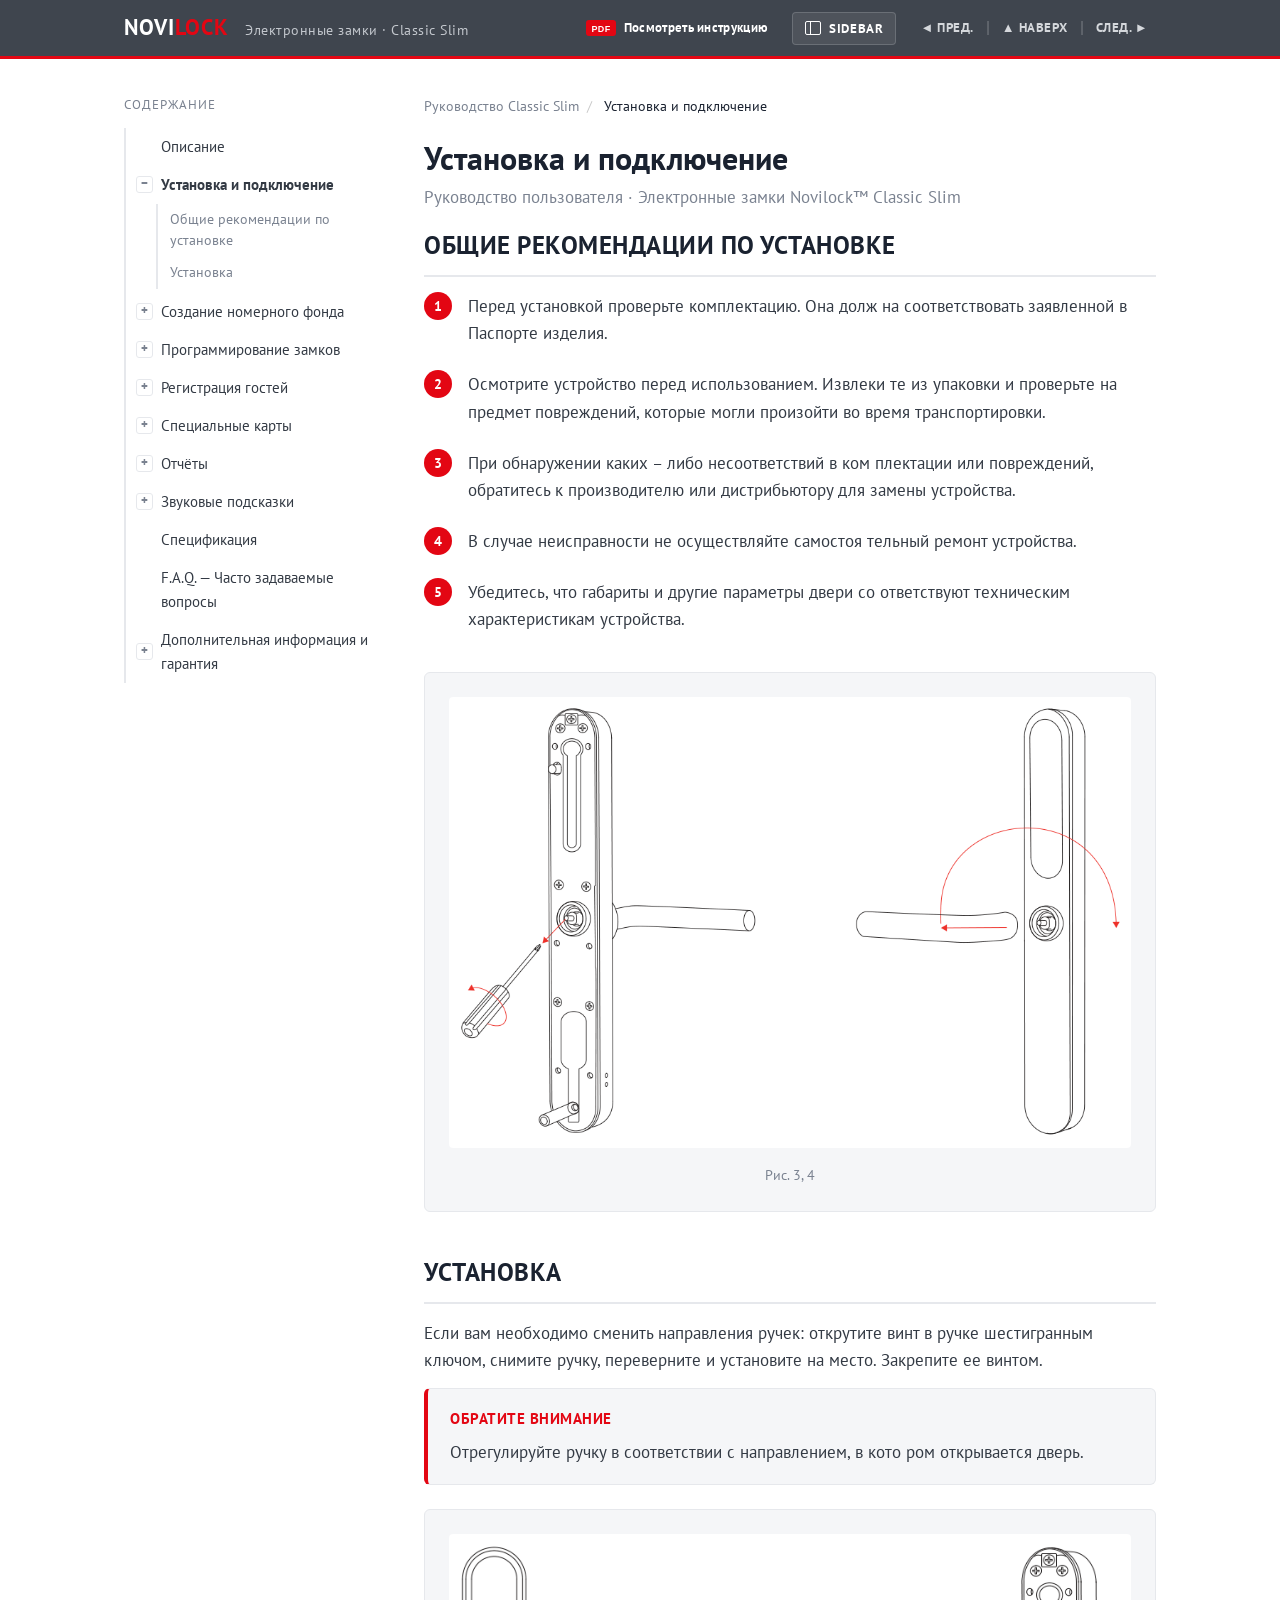
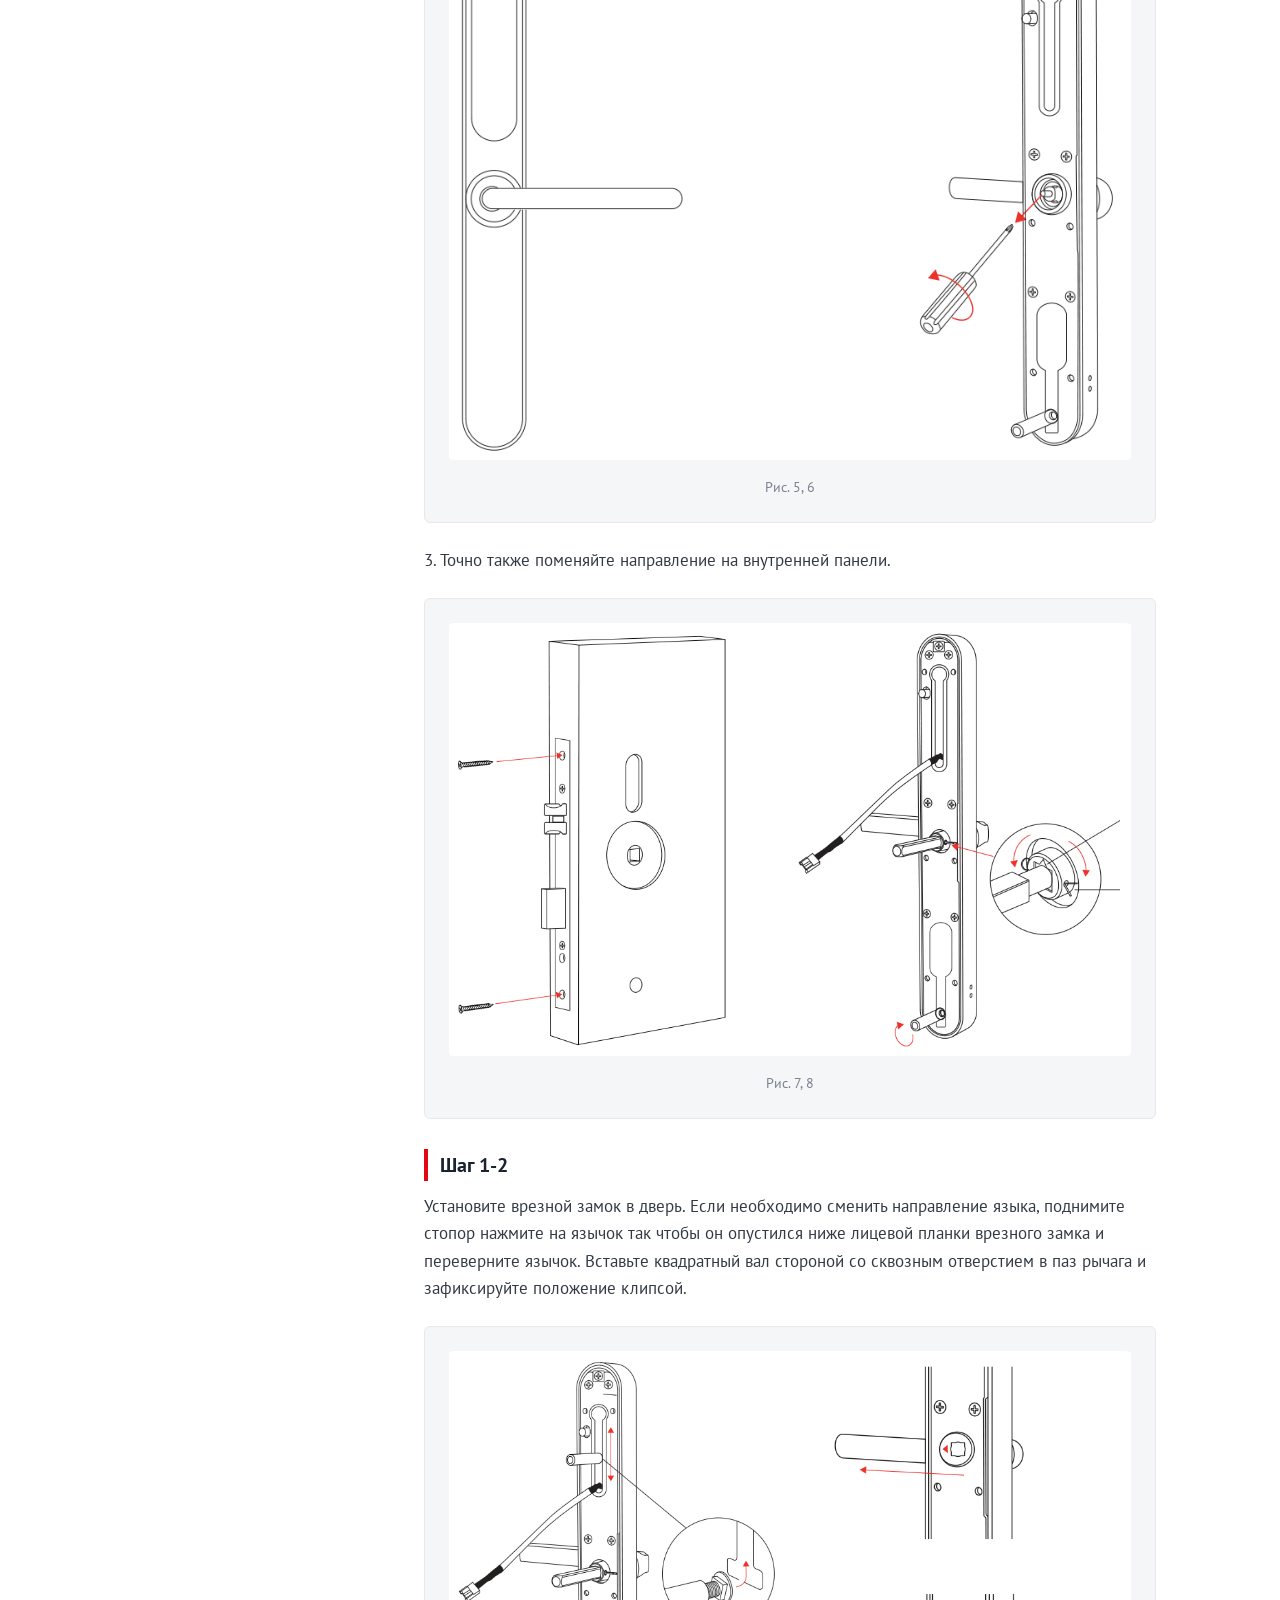
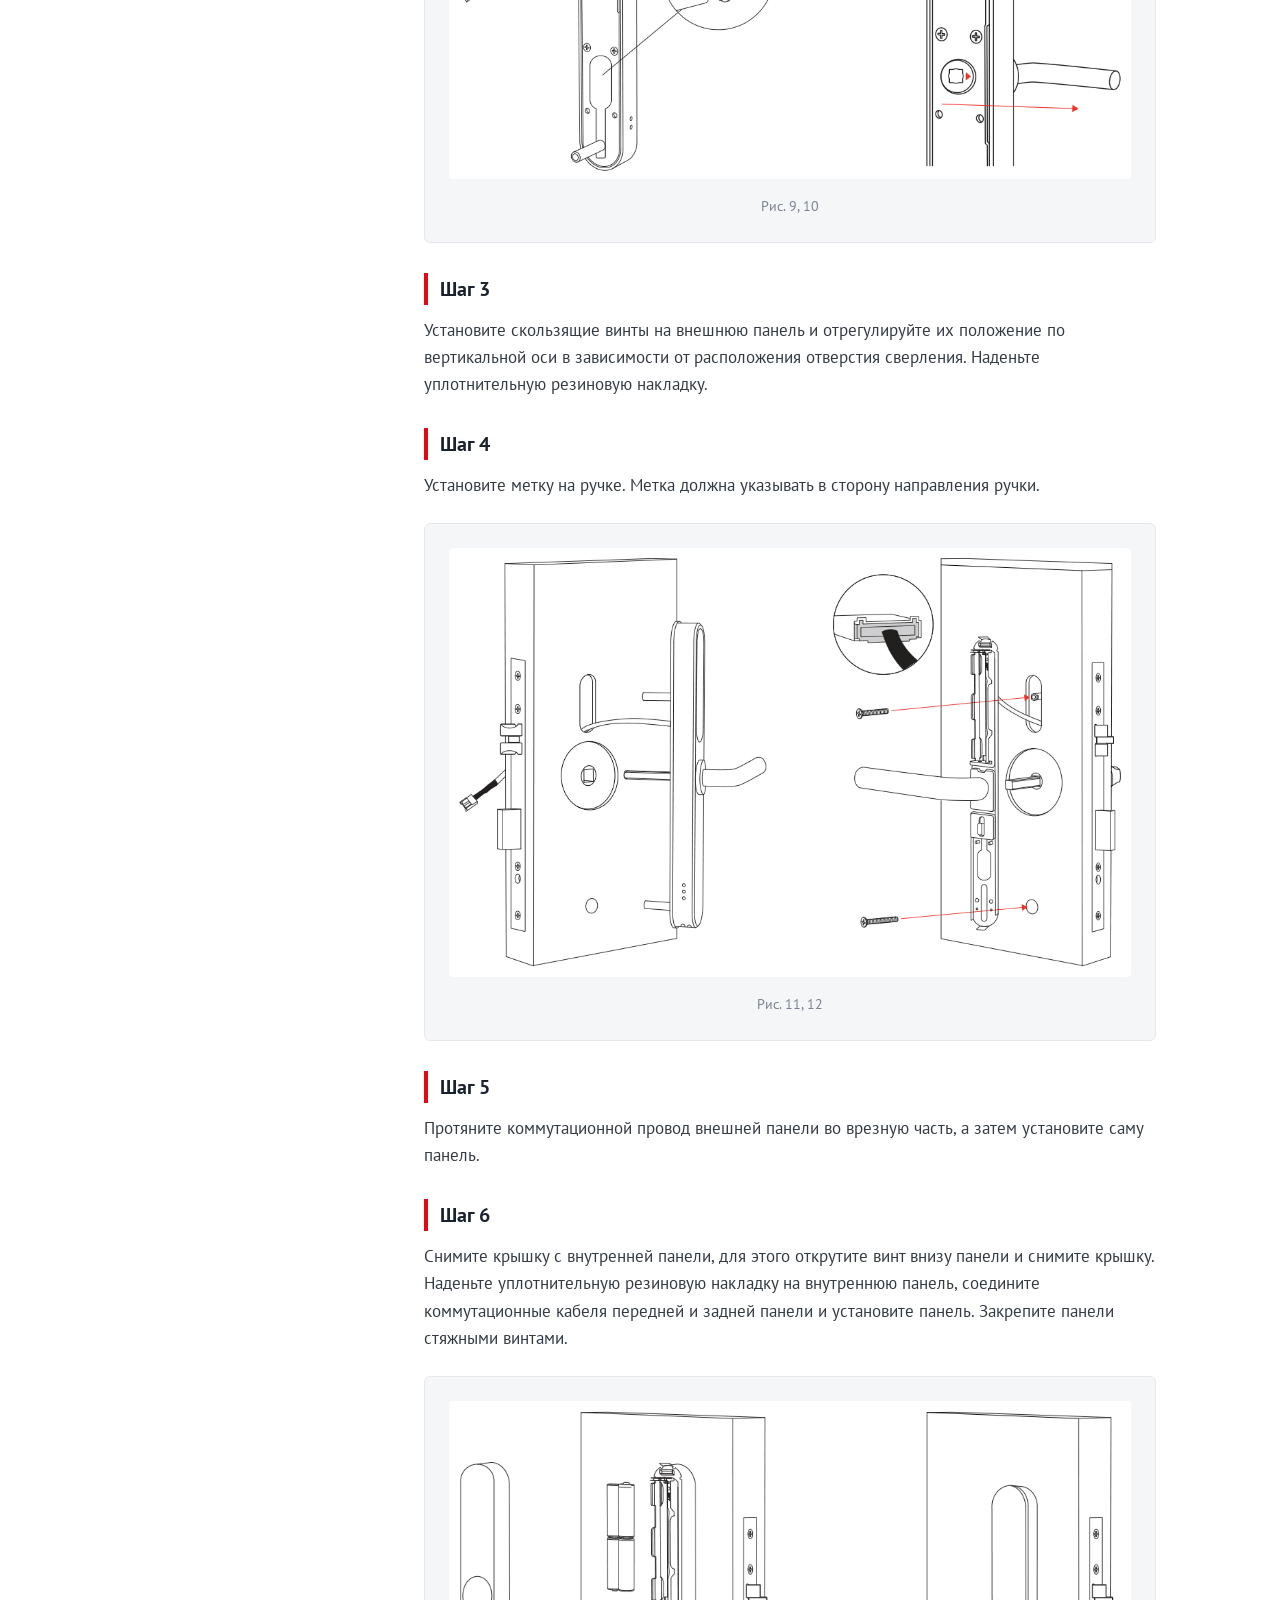
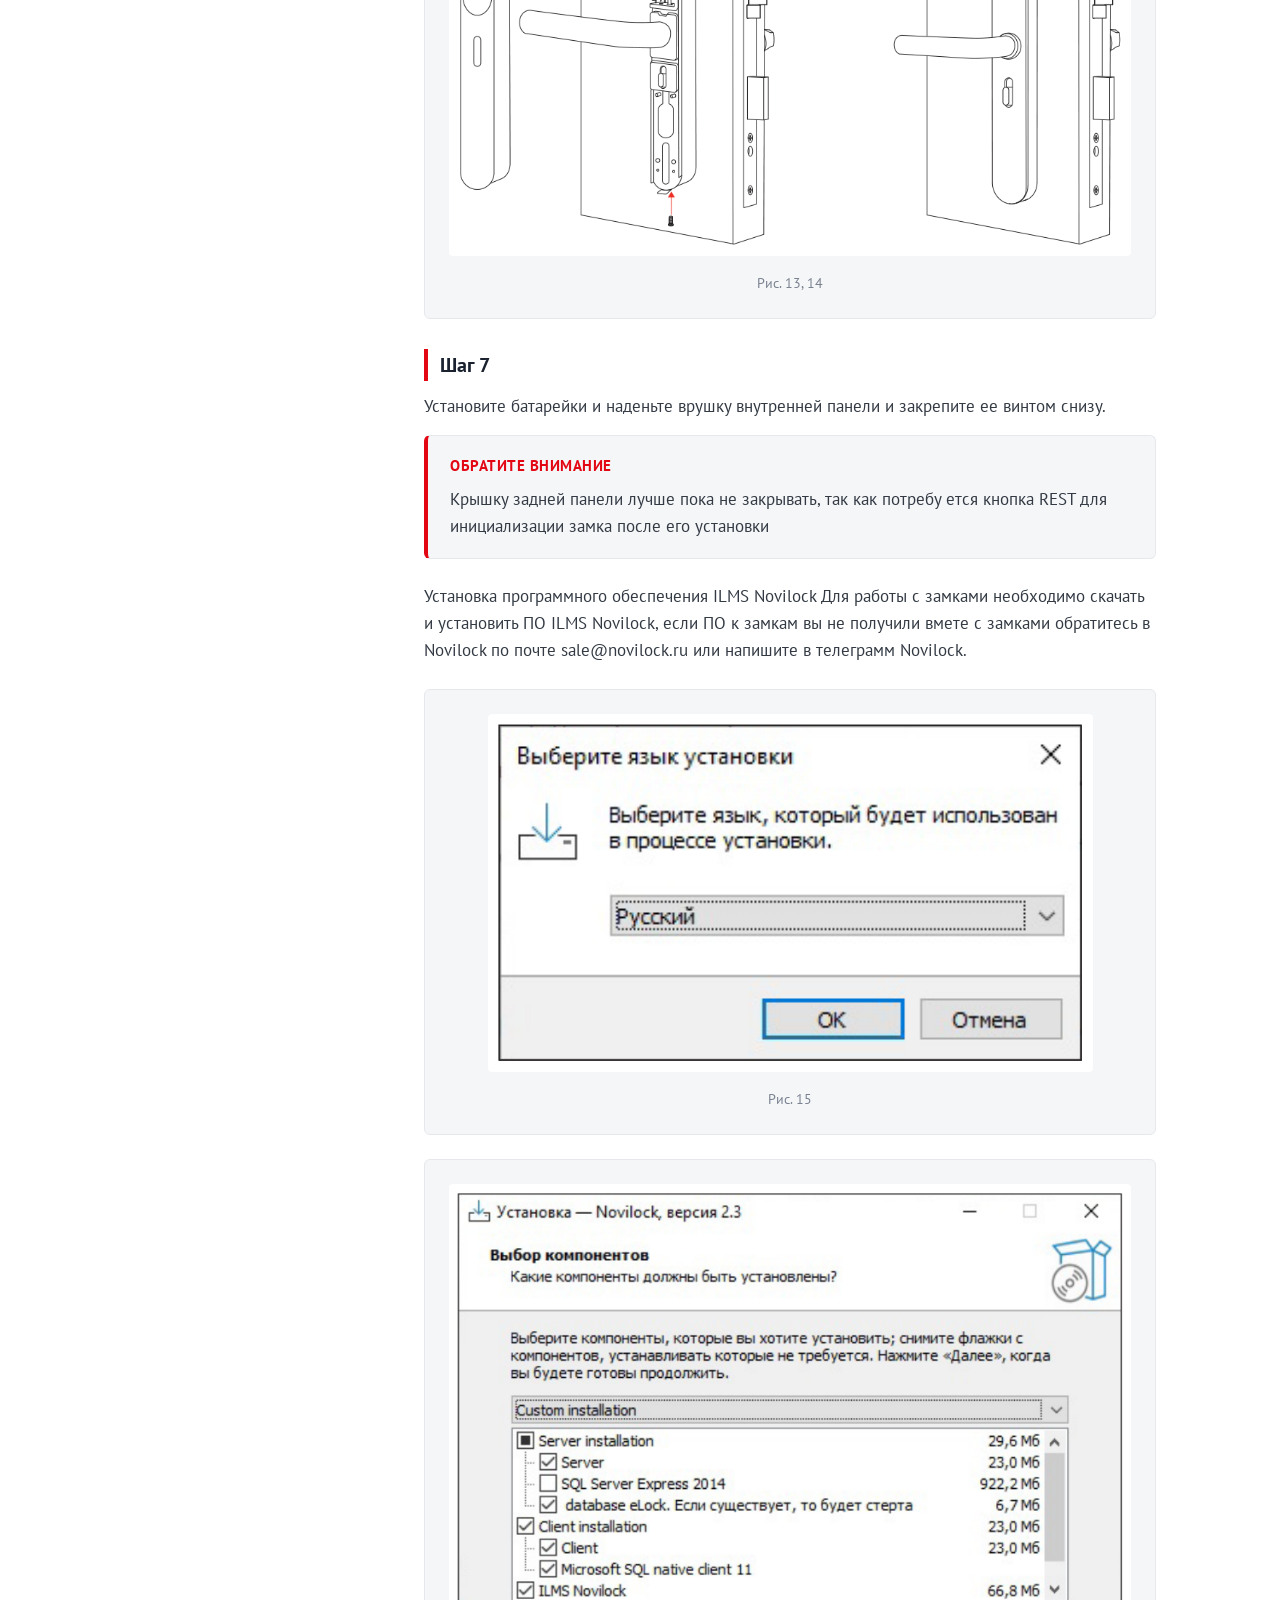
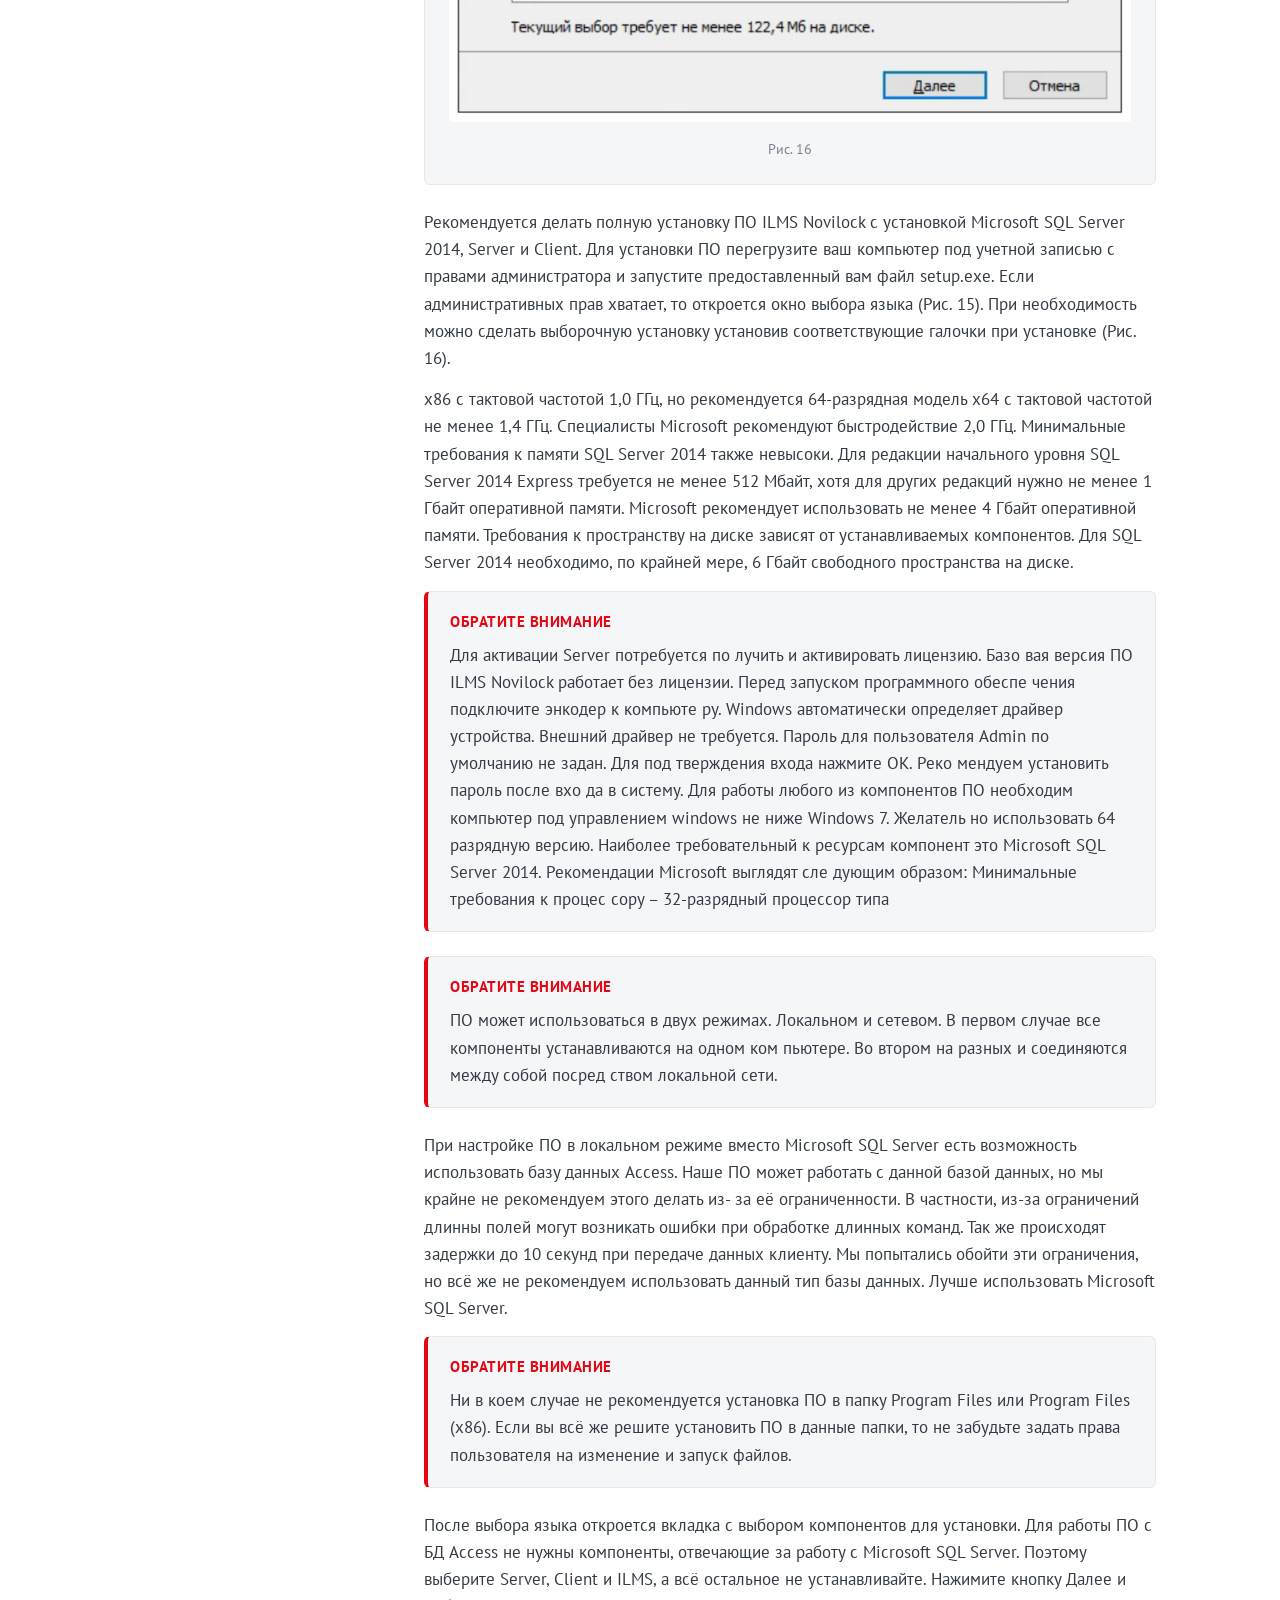
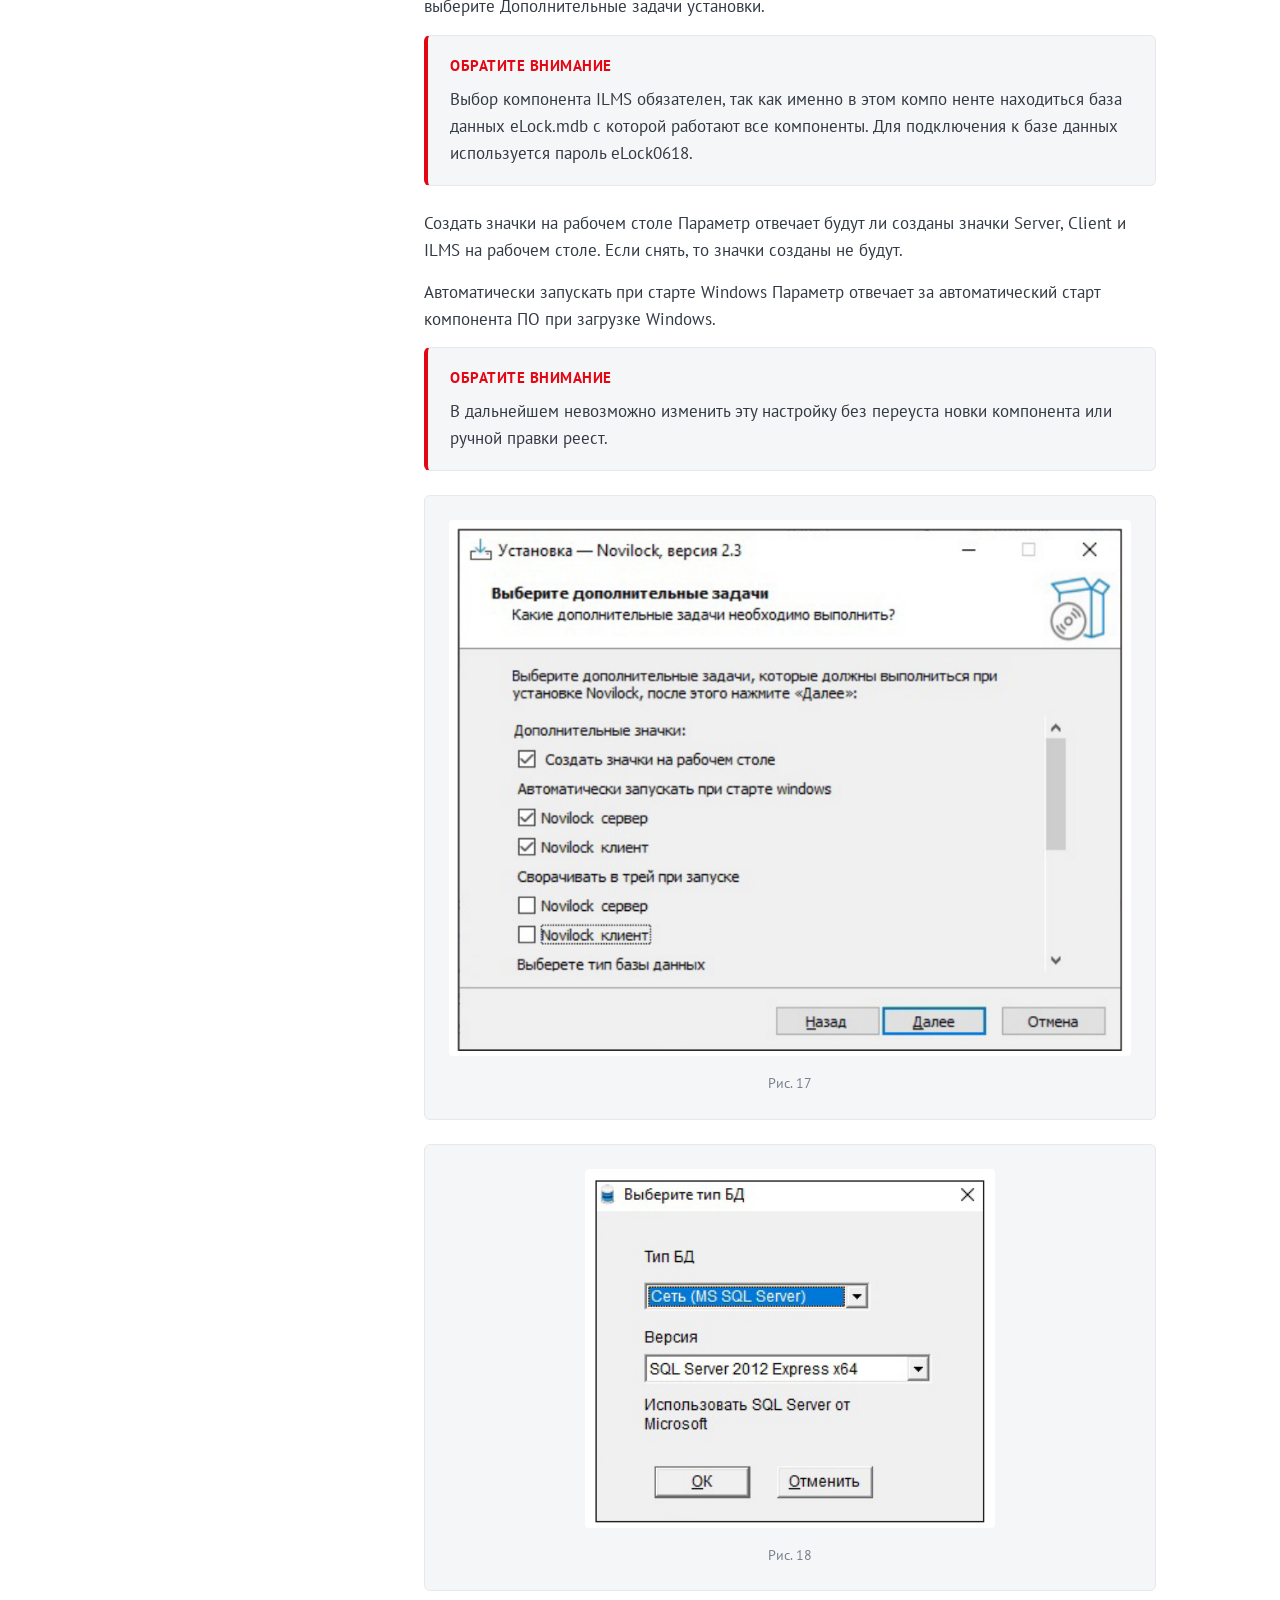
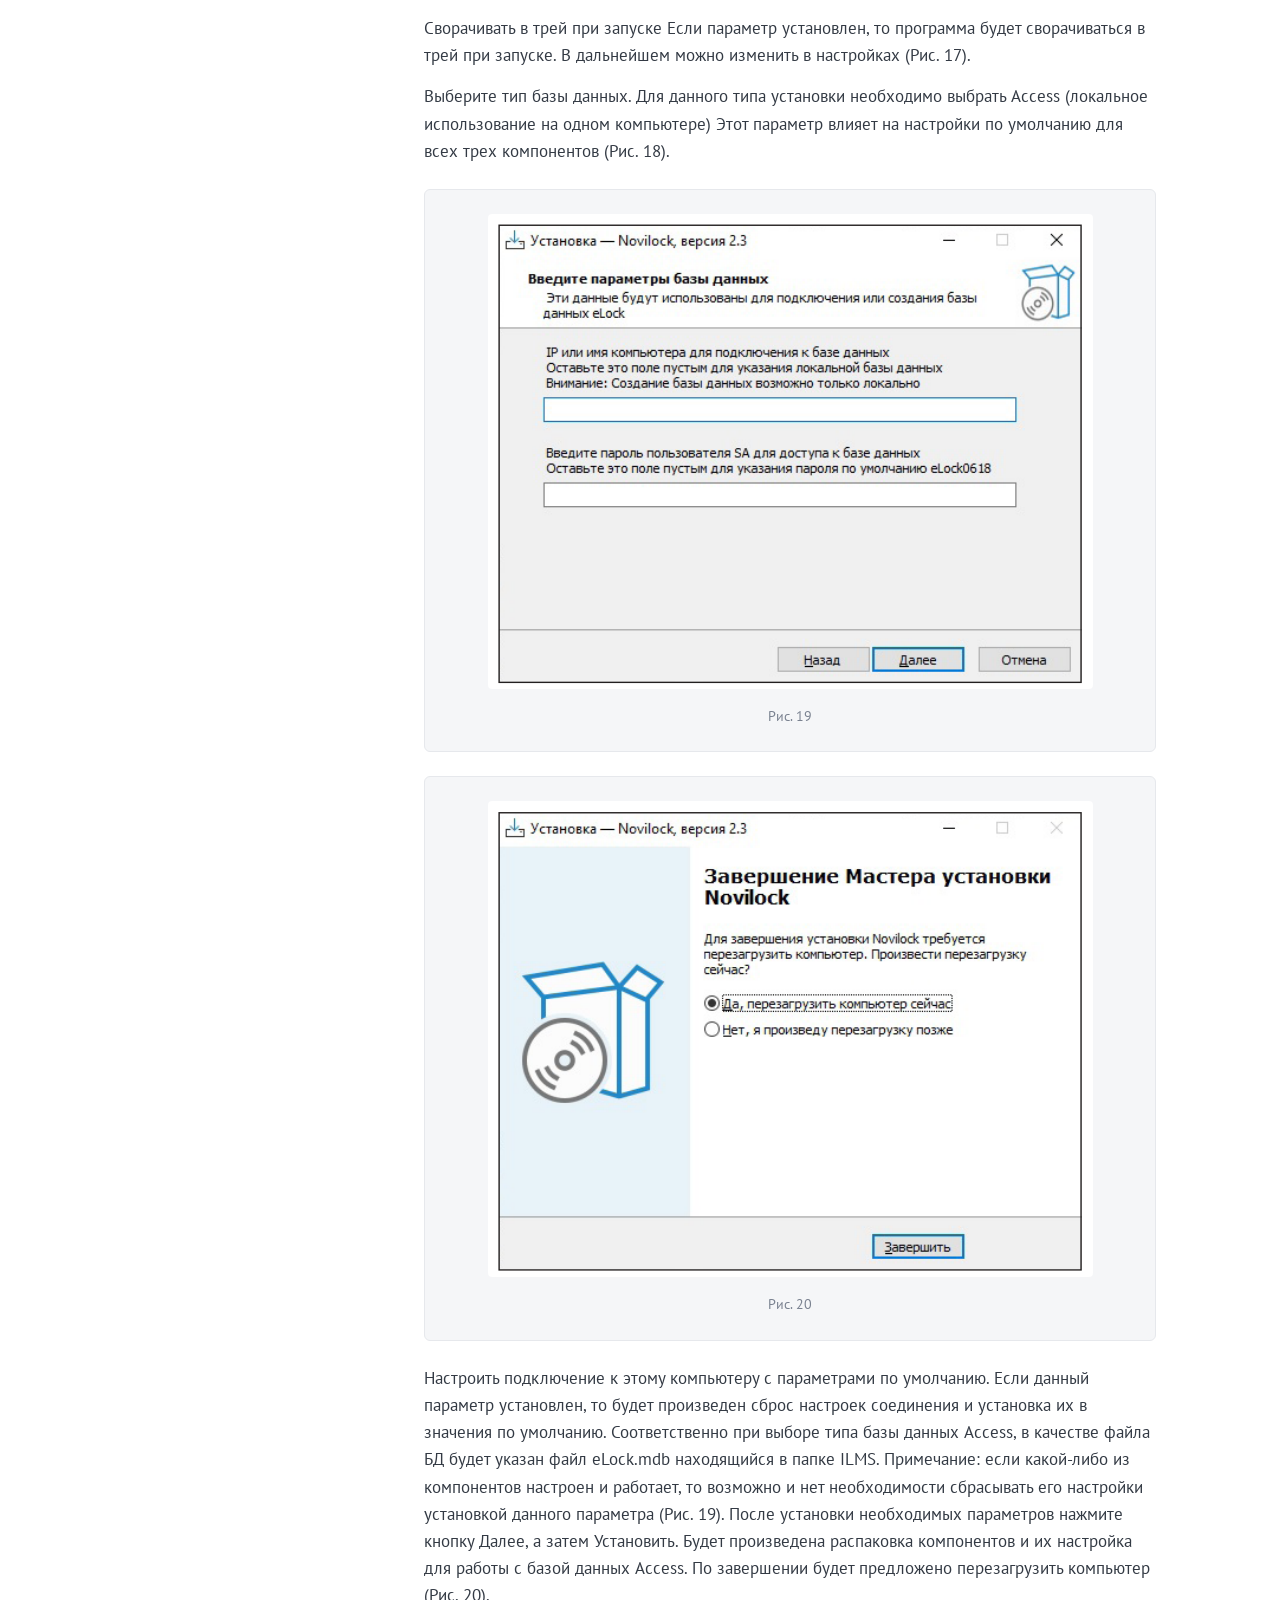
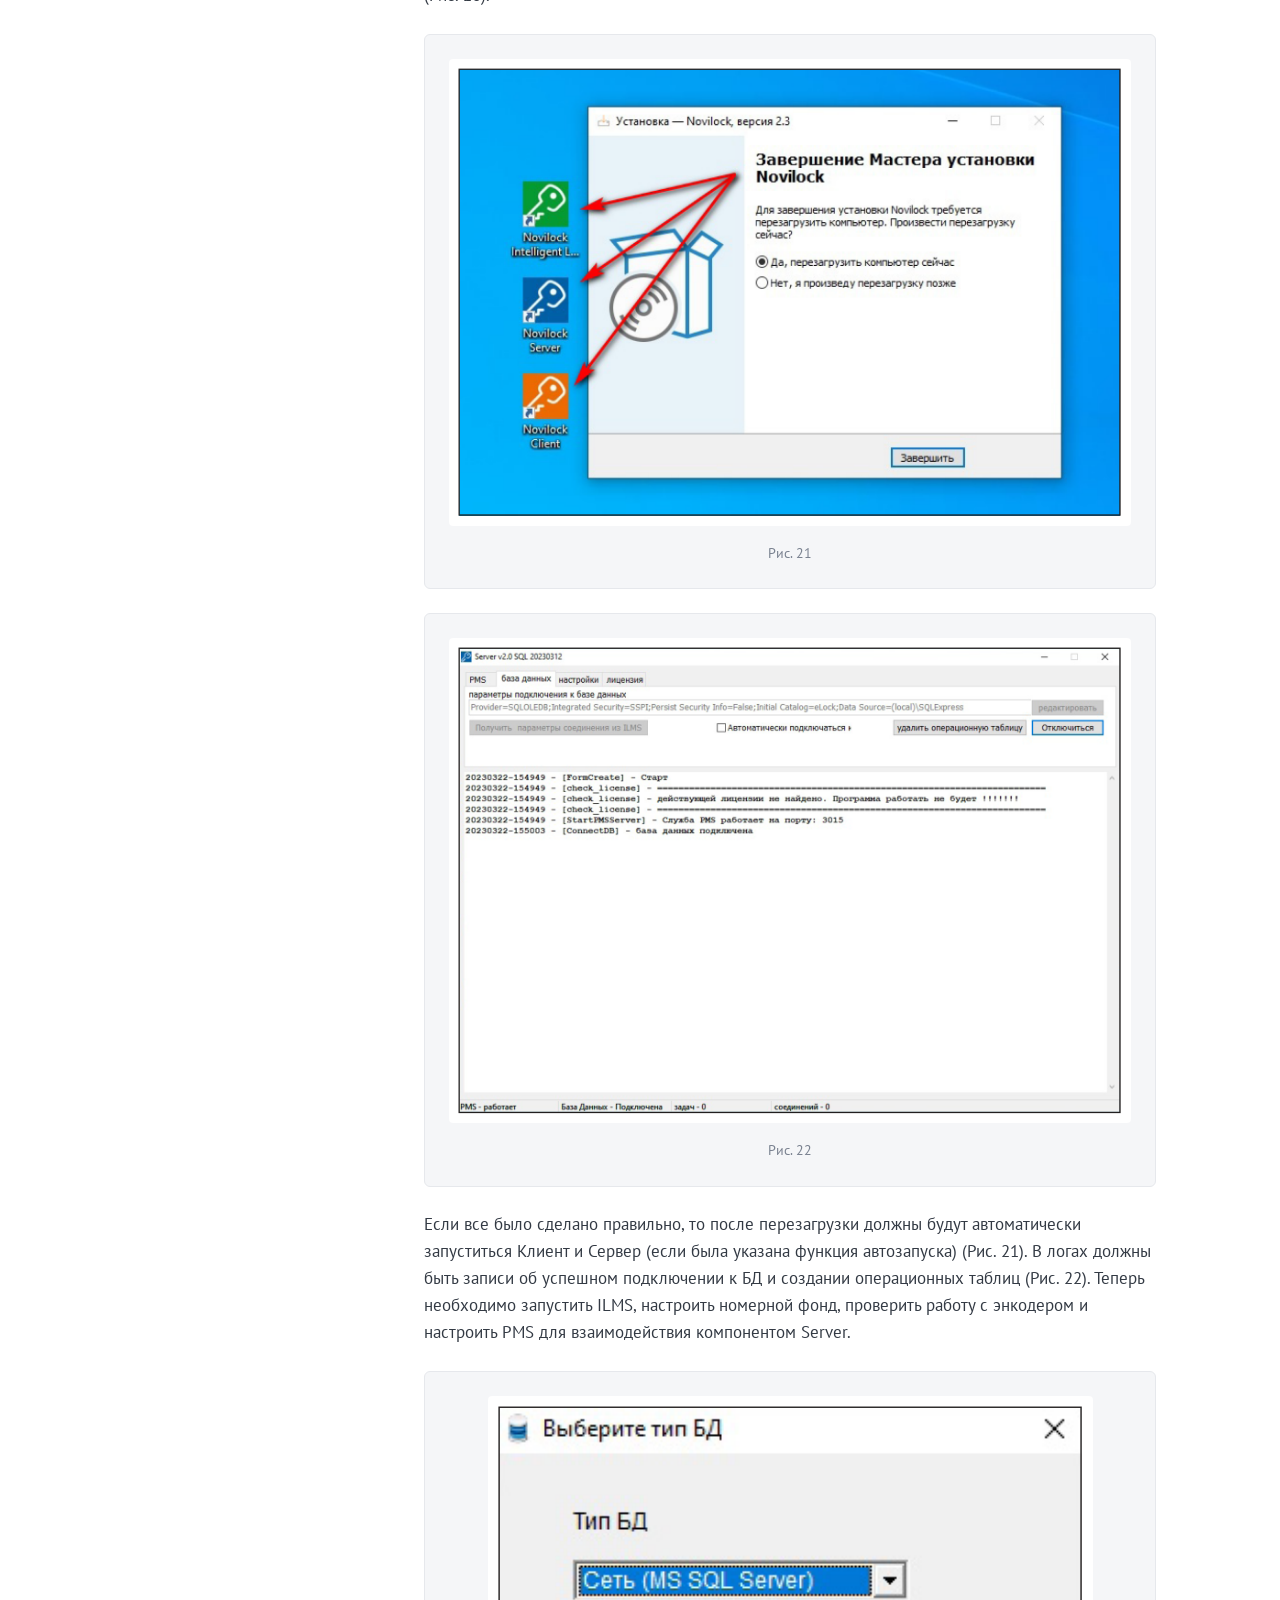
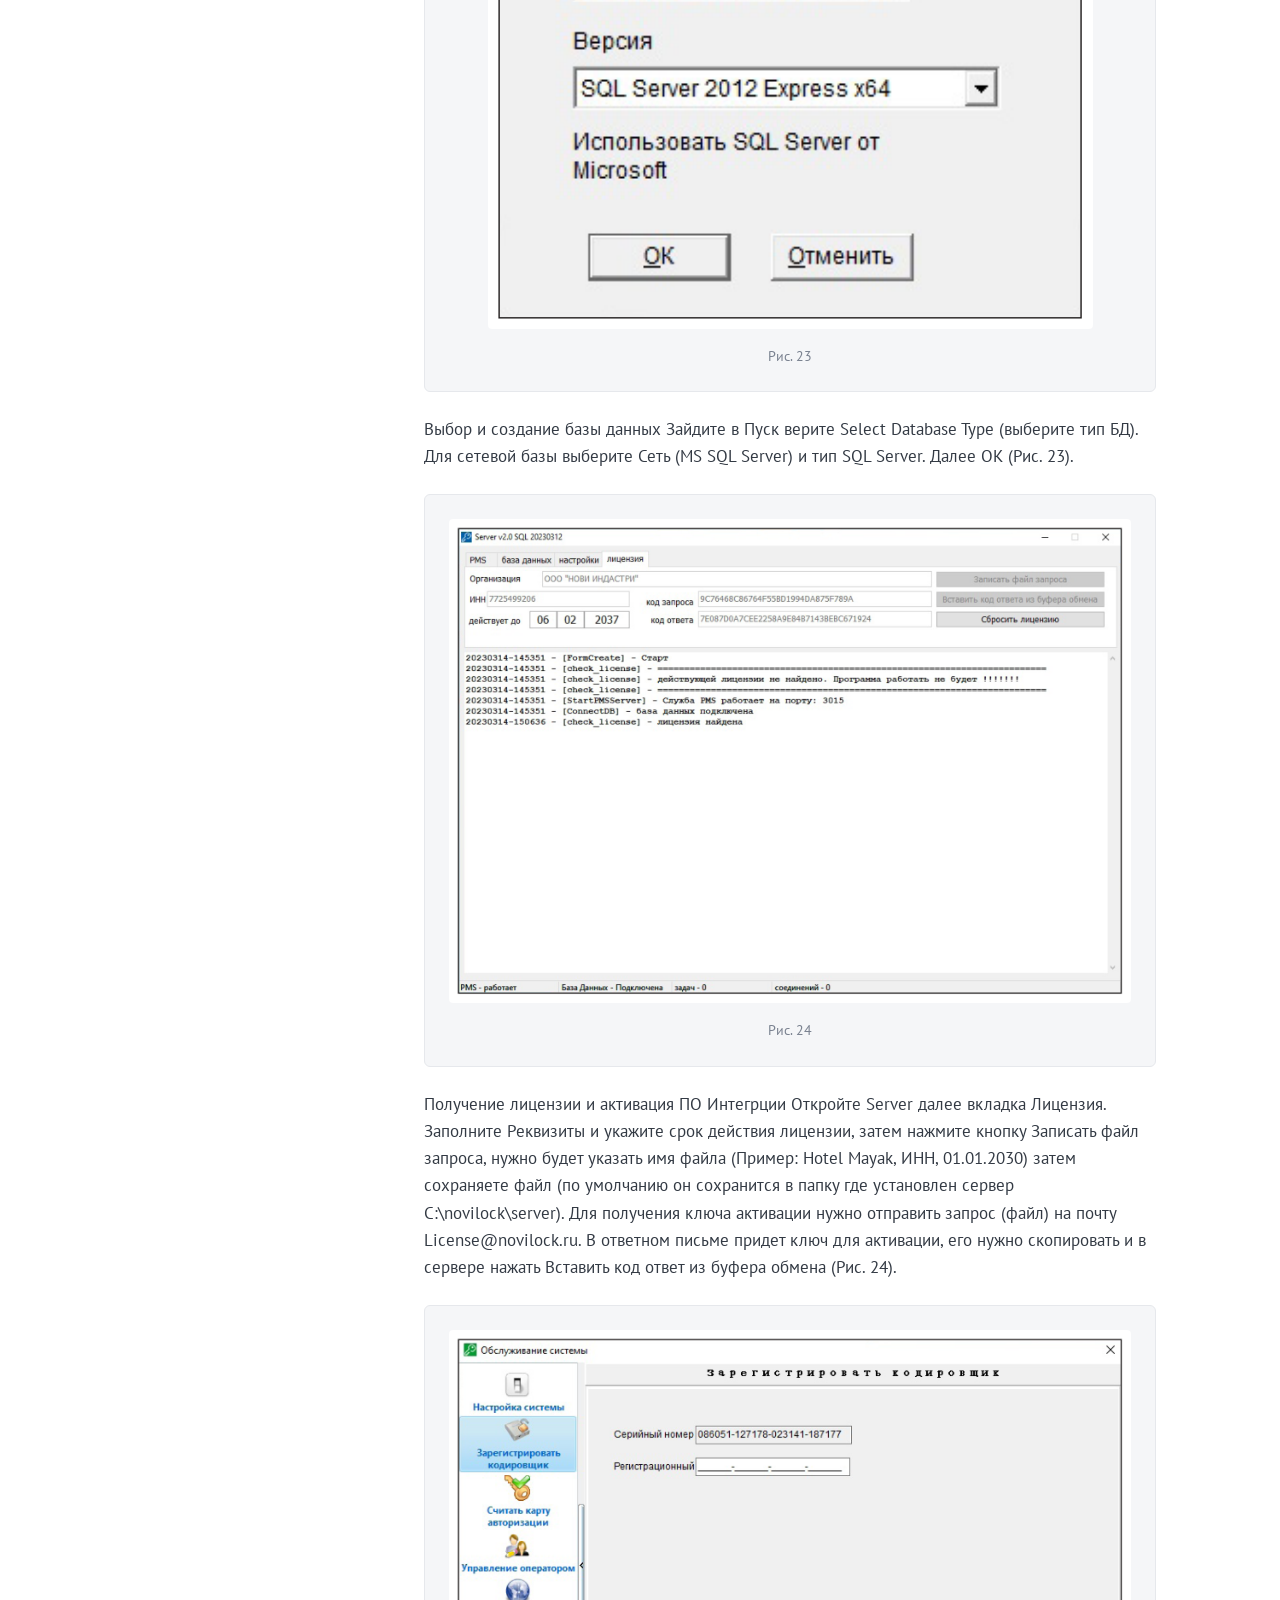
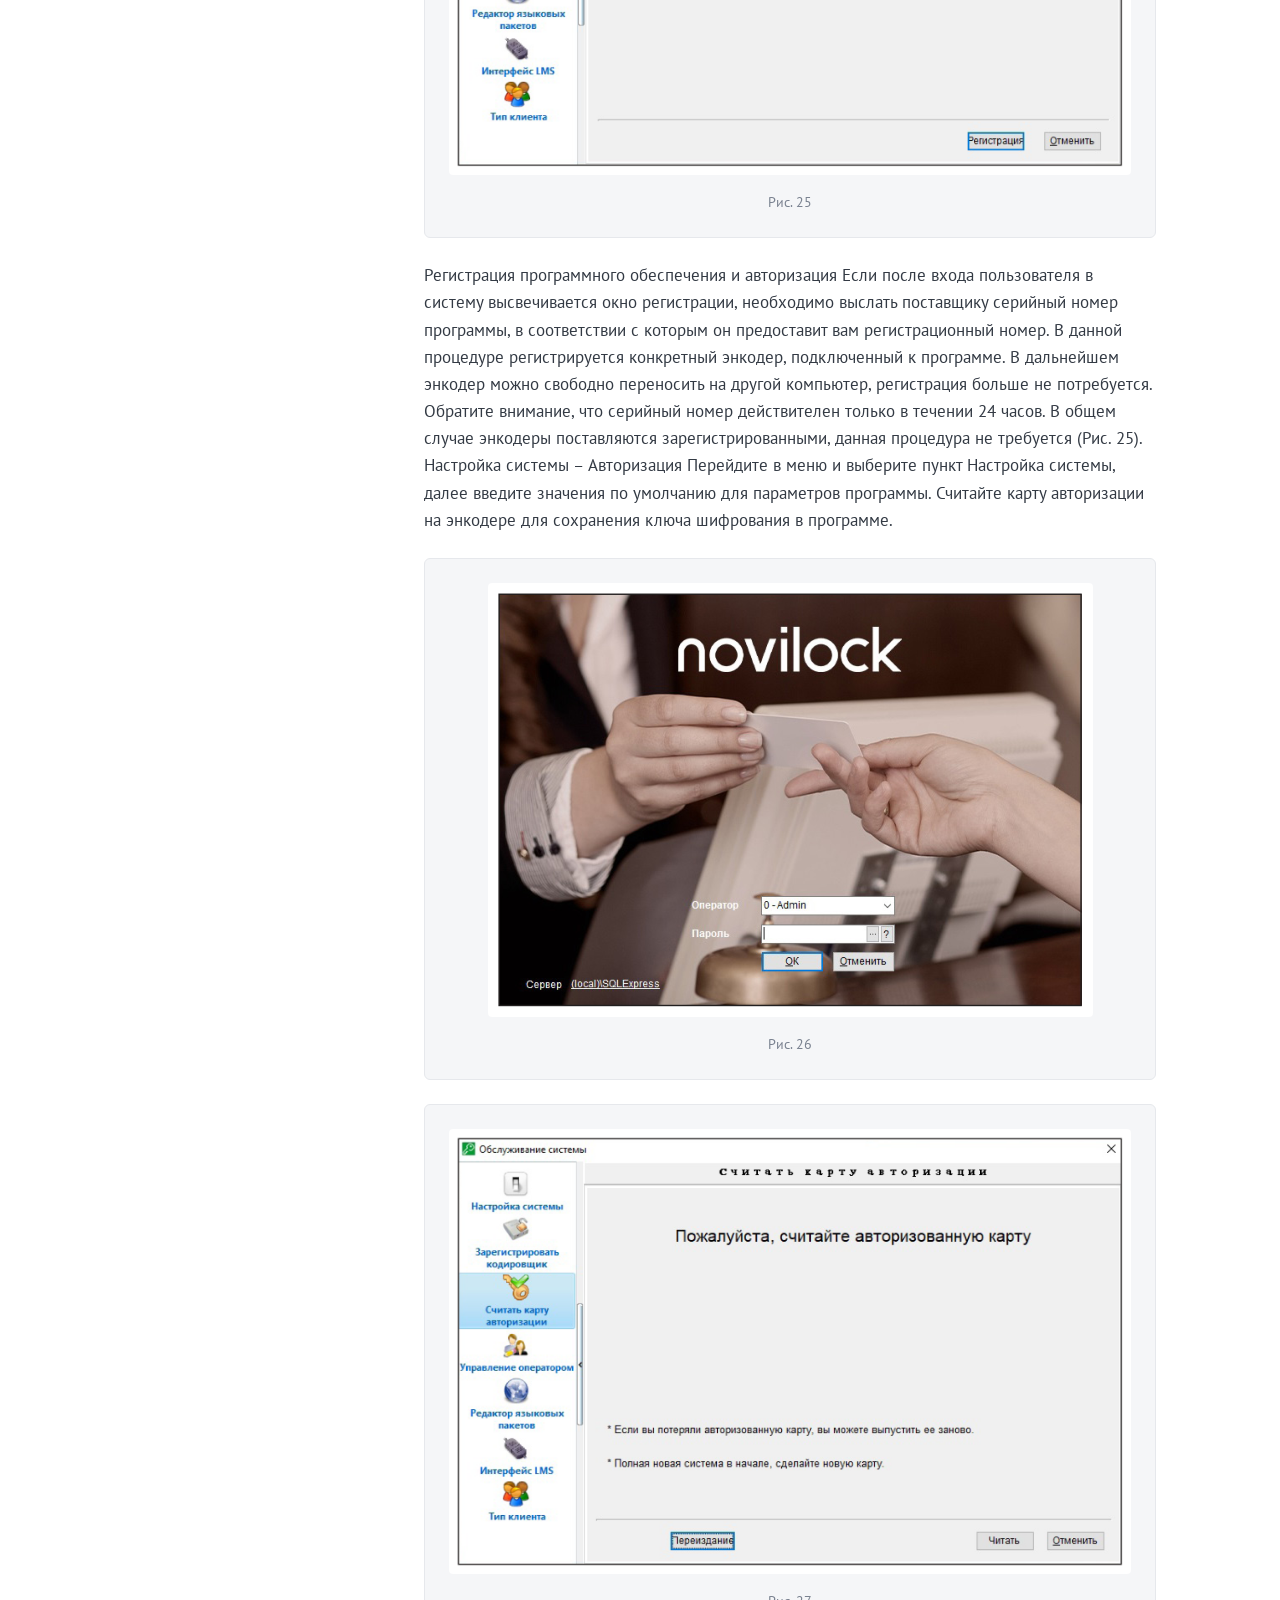
<file: ustanovka.html>
<!DOCTYPE html>
<html lang="ru">
<head>
<meta charset="UTF-8">
<meta name="viewport" content="width=device-width, initial-scale=1.0">
<meta name="robots" content="noindex, nofollow">
<title>Установка и подключение — Электронные замки Classic Slim | Novilock</title>
<link rel="preconnect" href="https://fonts.googleapis.com">
<link rel="preconnect" href="https://fonts.gstatic.com" crossorigin>
<link href="https://fonts.googleapis.com/css2?family=PT+Sans:ital,wght@0,400;0,700;1,400&display=swap" rel="stylesheet">
<link rel="stylesheet" href="styles.css">
</head>
<body>
<script>function toggleSidebar(){document.body.classList.toggle("sidebar-collapsed");try{localStorage.setItem("naviCollapsed",document.body.classList.contains("sidebar-collapsed")?"1":"0")}catch(e){}}try{if(localStorage.getItem("naviCollapsed")==="1")document.body.classList.add("sidebar-collapsed")}catch(e){}</script>
<div class="toc-backdrop" onclick="toggleSidebar()" aria-hidden="true"></div>
<header class="site-header">
  <div class="container header-inner">
    <div class="header-left">
      <a href="index.html" class="logo"><span class="logo__mark">NOVI</span><span class="logo__mark logo__mark--accent">LOCK</span></a>
      <span class="header-model">Электронные замки · Classic Slim</span>
    </div>
    <div class="header-tools">
      <a class="htool--pdf" href="Manual_CLASSIC_SLIM.pdf" target="_blank" rel="noopener" title="Посмотреть инструкцию (PDF)">
        <svg class="pdf-badge" width="30" height="16" viewBox="0 0 30 16" aria-hidden="true"><rect width="30" height="16" rx="3" fill="#e30613"/><text x="15" y="12" font-size="9" font-weight="700" fill="#fff" text-anchor="middle" font-family="Arial, sans-serif">PDF</text></svg><span class="htool-label">Посмотреть инструкцию</span>
      </a>
      <button class="htool--sidebar" type="button" onclick="toggleSidebar()" aria-label="Показать или скрыть меню">
        <svg class="htool__ico" width="16" height="14" viewBox="0 0 16 14" aria-hidden="true"><rect x="0.5" y="0.5" width="15" height="13" rx="1.5" fill="none" stroke="currentColor"/><line x1="5.5" y1="0.5" x2="5.5" y2="13.5" stroke="currentColor"/></svg><span class="htool-label">SIDEBAR</span>
      </button>
      <nav class="header-nav" aria-label="Навигация по разделам">
        <a class="hnav" href="index.html"><span class="hnav-arrow">◄</span> <span class="hnav-label">ПРЕД.</span></a>
        <span class="sep">|</span>
        <a class="hnav" href="#" onclick="window.scrollTo({top:0,behavior:'smooth'});return false;"><span class="hnav-arrow">▲</span> <span class="hnav-label">НАВЕРХ</span></a>
        <span class="sep">|</span>
        <a class="hnav" href="nomernoy-fond.html"><span class="hnav-label">СЛЕД.</span> <span class="hnav-arrow">►</span></a>
      </nav>
    </div>
  </div>
</header>
<div class="container">
  <div class="layout">
    <aside class="toc">
  <p class="toc__title">Содержание</p>
  <nav class="toc-tree">
    <div class="toc-item--leaf"><a class="toc-page" href="index.html">Описание</a></div>
    <details class="toc-node" open>
      <summary><a class="toc-page active" href="ustanovka.html">Установка и подключение</a></summary>
      <ul class="toc-sub">
        <li><a href="ustanovka.html#sec-1">Общие рекомендации по установке</a></li>
        <li><a href="ustanovka.html#sec-2">Установка</a></li>
      </ul>
    </details>
    <details class="toc-node">
      <summary><a class="toc-page" href="nomernoy-fond.html">Создание номерного фонда</a></summary>
      <ul class="toc-sub">
        <li><a href="nomernoy-fond.html#sec-1">Создание номерного фонда</a></li>
      </ul>
    </details>
    <details class="toc-node">
      <summary><a class="toc-page" href="programmirovanie.html">Программирование замков</a></summary>
      <ul class="toc-sub">
        <li><a href="programmirovanie.html#sec-1">Программирование замков</a></li>
      </ul>
    </details>
    <details class="toc-node">
      <summary><a class="toc-page" href="registraciya-gostey.html">Регистрация гостей</a></summary>
      <ul class="toc-sub">
        <li><a href="registraciya-gostey.html#sec-1">Регистрация гостей</a></li>
      </ul>
    </details>
    <details class="toc-node">
      <summary><a class="toc-page" href="specialnye-karty.html">Специальные карты</a></summary>
      <ul class="toc-sub">
        <li><a href="specialnye-karty.html#sec-1">Специальные карты</a></li>
      </ul>
    </details>
    <details class="toc-node">
      <summary><a class="toc-page" href="otchety.html">Отчёты</a></summary>
      <ul class="toc-sub">
        <li><a href="otchety.html#sec-1">Отчеты</a></li>
      </ul>
    </details>
    <details class="toc-node">
      <summary><a class="toc-page" href="zvukovye-podskazki.html">Звуковые подсказки</a></summary>
      <ul class="toc-sub">
        <li><a href="zvukovye-podskazki.html#sec-1">Звуковые подсказки</a></li>
      </ul>
    </details>
    <div class="toc-item--leaf"><a class="toc-page" href="specs.html">Спецификация</a></div>
    <div class="toc-item--leaf"><a class="toc-page" href="faq.html">F.A.Q. — Часто задаваемые вопросы</a></div>
    <details class="toc-node">
      <summary><a class="toc-page" href="info.html">Дополнительная информация и гарантия</a></summary>
      <ul class="toc-sub">
        <li><a href="info.html#sec-1">Условия гарантийного обслуживания</a></li>
      </ul>
    </details>
  </nav>
</aside>
    <article class="article">
      <nav class="breadcrumbs" aria-label="Хлебные крошки">
        <a href="index.html">Руководство Classic Slim</a><span class="breadcrumbs__sep">/</span>
        <span class="breadcrumbs__current">Установка и подключение</span>
      </nav>
      <h1 class="doc-title">Установка и подключение</h1>
      <p class="doc-subtitle">Руководство пользователя · Электронные замки Novilock™ Classic Slim</p>
      <h2 id="sec-1">ОБЩИЕ РЕКОМЕНДАЦИИ ПО УСТАНОВКЕ</h2>
      <ol class="num-list"><li>Перед установкой проверьте комплектацию. Она долж на соответствовать заявленной в Паспорте изделия.</li><li>Осмотрите устройство перед использованием. Извлеки те из упаковки и проверьте на предмет повреждений, которые могли произойти во время транспортировки.</li><li>При обнаружении каких – либо несоответствий в ком плектации или повреждений, обратитесь к производителю или дистрибьютору для замены устройства.</li><li>В случае неисправности не осуществляйте самостоя тельный ремонт устройства.</li><li>Убедитесь, что габариты и другие параметры двери со ответствуют техническим характеристикам устройства.</li></ol>
      <figure class='figure'><img src='images/fig_010_3.png' alt='Рис. 3, 4' loading='lazy'><figcaption>Рис. 3, 4</figcaption></figure>
      <h2 id="sec-2">УСТАНОВКА</h2>
      <p>Если вам необходимо сменить направления ручек: открутите винт в ручке шестигранным ключом, снимите ручку, переверните и установите на место. Закрепите ее винтом.</p>
      <div class="callout"><h4>Обратите внимание</h4><p style='margin:0'>Отрегулируйте ручку в соответствии с направлением, в кото ром открывается дверь.</p></div>
      <figure class='figure'><img src='images/fig_011_5.png' alt='Рис. 5, 6' loading='lazy'><figcaption>Рис. 5, 6</figcaption></figure>
      <p>3. Точно также поменяйте направление на внутренней панели.</p>
      <figure class='figure'><img src='images/fig_012_7.png' alt='Рис. 7, 8' loading='lazy'><figcaption>Рис. 7, 8</figcaption></figure>
      <h3>Шаг 1-2</h3>
      <p>Установите врезной замок в дверь. Если необходимо сменить направление языка, поднимите стопор нажмите на язычок так чтобы он опустился ниже лицевой планки врезного замка и переверните язычок. Вставьте квадратный вал стороной со сквозным отверстием в паз рычага и зафиксируйте положение клипсой.</p>
      <figure class='figure'><img src='images/fig_013_9.png' alt='Рис. 9, 10' loading='lazy'><figcaption>Рис. 9, 10</figcaption></figure>
      <h3>Шаг 3</h3>
      <p>Установите скользящие винты на внешнюю панель и отрегулируйте их положение по вертикальной оси в зависимости от расположения отверстия сверления. Наденьте уплотнительную резиновую накладку.</p>
      <h3>Шаг 4</h3>
      <p>Установите метку на ручке. Метка должна указывать в сторону направления ручки.</p>
      <figure class='figure'><img src='images/fig_014_11.png' alt='Рис. 11, 12' loading='lazy'><figcaption>Рис. 11, 12</figcaption></figure>
      <h3>Шаг 5</h3>
      <p>Протяните коммутационной провод внешней панели во врезную часть, а затем установите саму панель.</p>
      <h3>Шаг 6</h3>
      <p>Снимите крышку с внутренней панели, для этого открутите винт внизу панели и снимите крышку. Наденьте уплотнительную резиновую накладку на внутреннюю панель, соедините коммутационные кабеля передней и задней панели и установите панель. Закрепите панели стяжными винтами.</p>
      <figure class='figure'><img src='images/fig_015_13.png' alt='Рис. 13, 14' loading='lazy'><figcaption>Рис. 13, 14</figcaption></figure>
      <h3>Шаг 7</h3>
      <p>Установите батарейки и наденьте врушку внутренней панели и закрепите ее винтом снизу.</p>
      <div class="callout"><h4>Обратите внимание</h4><p style='margin:0'>Крышку задней панели лучше пока не закрывать, так как потребу ется кнопка REST для инициализации замка после его установки</p></div>
      <p>Установка программного обеспечения ILMS Novilock Для работы с замками необходимо скачать и установить ПО ILMS Novilock, если ПО к замкам вы не получили вмете с замками обратитесь в Novilock по почте sale@novilock.ru или напишите в телеграмм Novilock.</p>
      <figure class='figure'><img src='images/fig_017_15.png' alt='Рис. 15' loading='lazy'><figcaption>Рис. 15</figcaption></figure>
      <figure class='figure'><img src='images/fig_017_16.png' alt='Рис. 16' loading='lazy'><figcaption>Рис. 16</figcaption></figure>
      <p>Рекомендуется делать полную установку ПО ILMS Novilock с установкой Microsoft SQL Server 2014, Server и Client. Для установки ПО перегрузите ваш компьютер под учетной записью с правами администратора и запустите предоставленный вам файл setup.exe. Если административных прав хватает, то откроется окно выбора языка (Рис. 15). При необходимость можно сделать выборочную установку установив соответствующие галочки при установке (Рис. 16).</p>
      <p>x86 с тактовой частотой 1,0 ГГц, но рекомендуется 64‑разрядная модель x64 с тактовой частотой не менее 1,4 ГГц. Специалисты Microsoft рекомендуют быстродействие 2,0 ГГц. Минимальные требования к памяти SQL Server 2014 также невысоки. Для редакции начального уровня SQL Server 2014 Express требуется не менее 512 Мбайт, хотя для других редакций нужно не менее 1 Гбайт оперативной памяти. Microsoft рекомендует использовать не менее 4 Гбайт оперативной памяти. Требования к пространству на диске зависят от устанавливаемых компонентов. Для SQL Server 2014 необходимо, по крайней мере, 6 Гбайт свободного пространства на диске.</p>
      <div class="callout"><h4>Обратите внимание</h4><p style='margin:0'>Для активации Server потребуется по лучить и активировать лицензию. Базо вая версия ПО ILMS Novilock работает без лицензии. Перед запуском программного обеспе чения подключите энкодер к компьюте ру. Windows автоматически определяет драйвер устройства. Внешний драйвер не требуется. Пароль для пользователя Admin по умолчанию не задан. Для под тверждения входа нажмите OK. Реко мендуем установить пароль после вхо да в систему. Для работы любого из компонентов ПО необходим компьютер под управлением windows не ниже Windows 7. Желатель но использовать 64 разрядную версию. Наиболее требовательный к ресурсам компонент это Microsoft SQL Server 2014. Рекомендации Microsoft выглядят сле дующим образом: Минимальные требования к процес сору – 32‑разрядный процессор типа</p></div>
      <div class="callout"><h4>Обратите внимание</h4><p style='margin:0'>ПО может использоваться в двух режимах. Локальном и сетевом. В первом случае все компоненты устанавливаются на одном ком пьютере. Во втором на разных и соединяются между собой посред ством локальной сети.</p></div>
      <p>При настройке ПО в локальном режиме вместо Microsoft SQL Server есть возможность использовать базу данных Access. Наше ПО может работать с данной базой данных, но мы крайне не рекомендуем этого делать из- за её ограниченности. В частности, из-за ограничений длинны полей могут возникать ошибки при обработке длинных команд. Так же происходят задержки до 10 секунд при передаче данных клиенту. Мы попытались обойти эти ограничения, но всё же не рекомендуем использовать данный тип базы данных. Лучше использовать Microsoft SQL Server.</p>
      <div class="callout"><h4>Обратите внимание</h4><p style='margin:0'>Ни в коем случае не рекомендуется установка ПО в папку Program Files или Program Files (x86). Если вы всё же решите установить ПО в данные папки, то не забудьте задать права пользователя на изменение и запуск файлов.</p></div>
      <p>После выбора языка откроется вкладка с выбором компонентов для установки. Для работы ПО с БД Access не нужны компоненты, отвечающие за работу с Microsoft SQL Server. Поэтому выберите Server, Client и ILMS, а всё остальное не устанавливайте. Нажимите кнопку Далее и выберите Дополнительные задачи установки.</p>
      <div class="callout"><h4>Обратите внимание</h4><p style='margin:0'>Выбор компонента ILMS обязателен, так как именно в этом компо ненте находиться база данных eLock.mdb с которой работают все компоненты. Для подключения к базе данных используется пароль eLock0618.</p></div>
      <p>Создать значки на рабочем столе Параметр отвечает будут ли созданы значки Server, Client и ILMS на рабочем столе. Если снять, то значки созданы не будут.</p>
      <p>Автоматически запускать при старте Windows Параметр отвечает за автоматический старт компонента ПО при загрузке Windows.</p>
      <div class="callout"><h4>Обратите внимание</h4><p style='margin:0'>В дальнейшем невозможно изменить эту настройку без переуста новки компонента или ручной правки реест.</p></div>
      <figure class='figure'><img src='images/fig_022_17.png' alt='Рис. 17' loading='lazy'><figcaption>Рис. 17</figcaption></figure>
      <figure class='figure'><img src='images/fig_022_18.png' alt='Рис. 18' loading='lazy'><figcaption>Рис. 18</figcaption></figure>
      <p>Сворачивать в трей при запуске Если параметр установлен, то программа будет сворачиваться в трей при запуске. В дальнейшем можно изменить в настройках (Рис. 17).</p>
      <p>Выберите тип базы данных. Для данного типа установки необходимо выбрать Access (локальное использование на одном компьютере) Этот параметр влияет на настройки по умолчанию для всех трех компонентов (Рис. 18).</p>
      <figure class='figure'><img src='images/fig_023_19.png' alt='Рис. 19' loading='lazy'><figcaption>Рис. 19</figcaption></figure>
      <figure class='figure'><img src='images/fig_023_20.png' alt='Рис. 20' loading='lazy'><figcaption>Рис. 20</figcaption></figure>
      <p>Настроить подключение к этому компьютеру с параметрами по умолчанию. Если данный параметр установлен, то будет произведен сброс настроек соединения и установка их в значения по умолчанию. Соответственно при выборе типа базы данных Access, в качестве файла БД будет указан файл eLock.mdb находящийся в папке ILMS. Примечание: если какой‑либо из компонентов настроен и работает, то возможно и нет необходимости сбрасывать его настройки установкой данного параметра (Рис. 19). После установки необходимых параметров нажмите кнопку Далее, а затем Установить. Будет произведена распаковка компонентов и их настройка для работы с базой данных Access. По завершении будет предложено перезагрузить компьютер (Рис. 20).</p>
      <figure class='figure'><img src='images/fig_024_21.png' alt='Рис. 21' loading='lazy'><figcaption>Рис. 21</figcaption></figure>
      <figure class='figure'><img src='images/fig_024_22.png' alt='Рис. 22' loading='lazy'><figcaption>Рис. 22</figcaption></figure>
      <p>Если все было сделано правильно, то после перезагрузки должны будут автоматически запуститься Клиент и Сервер (если была указана функция автозапуска) (Рис. 21). В логах должны быть записи об успешном подключении к БД и создании операционных таблиц (Рис. 22). Теперь необходимо запустить ILMS, настроить номерной фонд, проверить работу с энкодером и настроить PMS для взаимодействия компонентом Server.</p>
      <figure class='figure'><img src='images/fig_025_23.png' alt='Рис. 23' loading='lazy'><figcaption>Рис. 23</figcaption></figure>
      <p>Выбор и создание базы данных Зайдите в Пуск верите Select Database Type (выберите тип БД). Для сетевой базы выберите Сеть (MS SQL Server) и тип SQL Server. Далее ОК (Рис. 23).</p>
      <figure class='figure'><img src='images/fig_026_24.png' alt='Рис. 24' loading='lazy'><figcaption>Рис. 24</figcaption></figure>
      <p>Получение лицензии и активация ПО Интегрции Откройте Server далее вкладка Лицензия. Заполните Реквизиты и укажите срок действия лицензии, затем нажмите кнопку Записать файл запроса, нужно будет указать имя файла (Пример: Hotel Mayak, ИНН, 01.01.2030) затем сохраняете файл (по умолчанию он сохранится в папку где установлен сервер C:\novilock\server). Для получения ключа активации нужно отправить запрос (файл) на почту License@novilock.ru. В ответном письме придет ключ для активации, его нужно скопировать и в сервере нажать Вставить код ответ из буфера обмена (Рис. 24).</p>
      <figure class='figure'><img src='images/fig_027_25.png' alt='Рис. 25' loading='lazy'><figcaption>Рис. 25</figcaption></figure>
      <p>Регистрация программного обеспечения и авторизация Если после входа пользователя в систему высвечивается окно регистрации, необходимо выслать поставщику серийный номер программы, в соответствии с которым он предоставит вам регистрационный номер. В данной процедуре регистрируется конкретный энкодер, подключенный к программе. В дальнейшем энкодер можно свободно переносить на другой компьютер, регистрация больше не потребуется. Обратите внимание, что серийный номер действителен только в течении 24 часов. В общем случае энкодеры поставляются зарегистрированными, данная процедура не требуется (Рис. 25). Настройка системы – Aвторизация Перейдите в меню и выберите пункт Настройка системы, далее введите значения по умолчанию для параметров программы. Считайте карту авторизации на энкодере для сохранения ключа шифрования в программе.</p>
      <figure class='figure'><img src='images/fig_028_26.png' alt='Рис. 26' loading='lazy'><figcaption>Рис. 26</figcaption></figure>
      <figure class='figure'><img src='images/fig_028_27.png' alt='Рис. 27' loading='lazy'><figcaption>Рис. 27</figcaption></figure>
      <p>Вход в систему Пароль для пользователя системы по умолчанию не задан. Для подтверждения входа нажмите OK. Рекомендуется установить пароль на систему после входа (Рис. 26).</p>
      <p>Настройка системы – Aвторизация Перейдите в меню Настройка системы и выберите пункт Считать карту авторизации, далее нажмите Читать. Считайте карту авторизации для сохранения ключа шифрования в программе. (Рис. 27).</p>
      <figure class='figure'><img src='images/fig_029_28.png' alt='Рис. 28' loading='lazy'><figcaption>Рис. 28</figcaption></figure>
      <figure class='figure'><img src='images/fig_029_29.png' alt='Рис. 29' loading='lazy'><figcaption>Рис. 29</figcaption></figure>
      <p>Управление персоналом Перейдите в меню Настройки системы далее Управление оператором, затем добавьте или удалите информацию o персонале, создайте пароль, нажмите Ок для сохранения информации. Затем выберите оператора и нажмите Оператор право укажите из списка, что может делать в ПО выбранный оператор. Повторите операцию для всего персонала. Сменит пароль может любой оператор с наделенными правами (Рис. 28).</p>
      <p>Смена оператора Перейдите в меню Смена оператора, чтобы изменить текущего оператора. Выберите оператора из списка, укажите пароль и нажмите ОК (Рис. 29).</p>
      <div class="pager"><a class="pager__prev" href="index.html">← Описание</a><a class="pager__next" href="nomernoy-fond.html">Создание номерного фонда →</a></div>
    </article>
  </div>
</div>
<footer class="site-footer">
  <div class="container footer-inner">
    <span class="logo logo--footer"><span class="logo__mark">NOVI</span><span class="logo__mark logo__mark--accent">LOCK</span></span>
    <p class="footer-note">© Novilock. Руководство пользователя · Электронные замки Classic Slim</p>
  </div>
</footer>
</body>
</html>
</file>
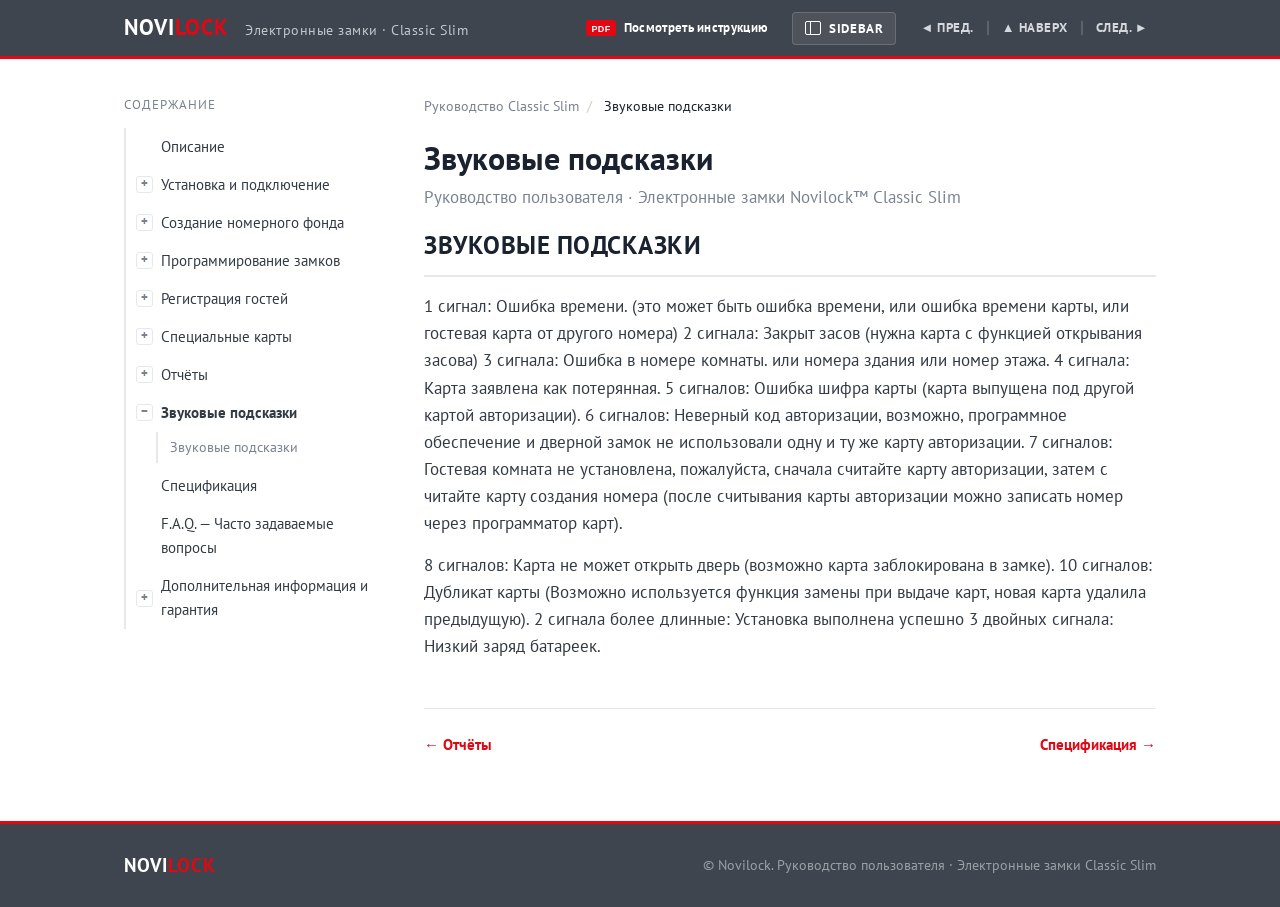
<file: zvukovye-podskazki.html>
<!DOCTYPE html>
<html lang="ru">
<head>
<meta charset="UTF-8">
<meta name="viewport" content="width=device-width, initial-scale=1.0">
<meta name="robots" content="noindex, nofollow">
<title>Звуковые подсказки — Электронные замки Classic Slim | Novilock</title>
<link rel="preconnect" href="https://fonts.googleapis.com">
<link rel="preconnect" href="https://fonts.gstatic.com" crossorigin>
<link href="https://fonts.googleapis.com/css2?family=PT+Sans:ital,wght@0,400;0,700;1,400&display=swap" rel="stylesheet">
<link rel="stylesheet" href="styles.css">
</head>
<body>
<script>function toggleSidebar(){document.body.classList.toggle("sidebar-collapsed");try{localStorage.setItem("naviCollapsed",document.body.classList.contains("sidebar-collapsed")?"1":"0")}catch(e){}}try{if(localStorage.getItem("naviCollapsed")==="1")document.body.classList.add("sidebar-collapsed")}catch(e){}</script>
<div class="toc-backdrop" onclick="toggleSidebar()" aria-hidden="true"></div>
<header class="site-header">
  <div class="container header-inner">
    <div class="header-left">
      <a href="index.html" class="logo"><span class="logo__mark">NOVI</span><span class="logo__mark logo__mark--accent">LOCK</span></a>
      <span class="header-model">Электронные замки · Classic Slim</span>
    </div>
    <div class="header-tools">
      <a class="htool--pdf" href="Manual_CLASSIC_SLIM.pdf" target="_blank" rel="noopener" title="Посмотреть инструкцию (PDF)">
        <svg class="pdf-badge" width="30" height="16" viewBox="0 0 30 16" aria-hidden="true"><rect width="30" height="16" rx="3" fill="#e30613"/><text x="15" y="12" font-size="9" font-weight="700" fill="#fff" text-anchor="middle" font-family="Arial, sans-serif">PDF</text></svg><span class="htool-label">Посмотреть инструкцию</span>
      </a>
      <button class="htool--sidebar" type="button" onclick="toggleSidebar()" aria-label="Показать или скрыть меню">
        <svg class="htool__ico" width="16" height="14" viewBox="0 0 16 14" aria-hidden="true"><rect x="0.5" y="0.5" width="15" height="13" rx="1.5" fill="none" stroke="currentColor"/><line x1="5.5" y1="0.5" x2="5.5" y2="13.5" stroke="currentColor"/></svg><span class="htool-label">SIDEBAR</span>
      </button>
      <nav class="header-nav" aria-label="Навигация по разделам">
        <a class="hnav" href="otchety.html"><span class="hnav-arrow">◄</span> <span class="hnav-label">ПРЕД.</span></a>
        <span class="sep">|</span>
        <a class="hnav" href="#" onclick="window.scrollTo({top:0,behavior:'smooth'});return false;"><span class="hnav-arrow">▲</span> <span class="hnav-label">НАВЕРХ</span></a>
        <span class="sep">|</span>
        <a class="hnav" href="specs.html"><span class="hnav-label">СЛЕД.</span> <span class="hnav-arrow">►</span></a>
      </nav>
    </div>
  </div>
</header>
<div class="container">
  <div class="layout">
    <aside class="toc">
  <p class="toc__title">Содержание</p>
  <nav class="toc-tree">
    <div class="toc-item--leaf"><a class="toc-page" href="index.html">Описание</a></div>
    <details class="toc-node">
      <summary><a class="toc-page" href="ustanovka.html">Установка и подключение</a></summary>
      <ul class="toc-sub">
        <li><a href="ustanovka.html#sec-1">Общие рекомендации по установке</a></li>
        <li><a href="ustanovka.html#sec-2">Установка</a></li>
      </ul>
    </details>
    <details class="toc-node">
      <summary><a class="toc-page" href="nomernoy-fond.html">Создание номерного фонда</a></summary>
      <ul class="toc-sub">
        <li><a href="nomernoy-fond.html#sec-1">Создание номерного фонда</a></li>
      </ul>
    </details>
    <details class="toc-node">
      <summary><a class="toc-page" href="programmirovanie.html">Программирование замков</a></summary>
      <ul class="toc-sub">
        <li><a href="programmirovanie.html#sec-1">Программирование замков</a></li>
      </ul>
    </details>
    <details class="toc-node">
      <summary><a class="toc-page" href="registraciya-gostey.html">Регистрация гостей</a></summary>
      <ul class="toc-sub">
        <li><a href="registraciya-gostey.html#sec-1">Регистрация гостей</a></li>
      </ul>
    </details>
    <details class="toc-node">
      <summary><a class="toc-page" href="specialnye-karty.html">Специальные карты</a></summary>
      <ul class="toc-sub">
        <li><a href="specialnye-karty.html#sec-1">Специальные карты</a></li>
      </ul>
    </details>
    <details class="toc-node">
      <summary><a class="toc-page" href="otchety.html">Отчёты</a></summary>
      <ul class="toc-sub">
        <li><a href="otchety.html#sec-1">Отчеты</a></li>
      </ul>
    </details>
    <details class="toc-node" open>
      <summary><a class="toc-page active" href="zvukovye-podskazki.html">Звуковые подсказки</a></summary>
      <ul class="toc-sub">
        <li><a href="zvukovye-podskazki.html#sec-1">Звуковые подсказки</a></li>
      </ul>
    </details>
    <div class="toc-item--leaf"><a class="toc-page" href="specs.html">Спецификация</a></div>
    <div class="toc-item--leaf"><a class="toc-page" href="faq.html">F.A.Q. — Часто задаваемые вопросы</a></div>
    <details class="toc-node">
      <summary><a class="toc-page" href="info.html">Дополнительная информация и гарантия</a></summary>
      <ul class="toc-sub">
        <li><a href="info.html#sec-1">Условия гарантийного обслуживания</a></li>
      </ul>
    </details>
  </nav>
</aside>
    <article class="article">
      <nav class="breadcrumbs" aria-label="Хлебные крошки">
        <a href="index.html">Руководство Classic Slim</a><span class="breadcrumbs__sep">/</span>
        <span class="breadcrumbs__current">Звуковые подсказки</span>
      </nav>
      <h1 class="doc-title">Звуковые подсказки</h1>
      <p class="doc-subtitle">Руководство пользователя · Электронные замки Novilock™ Classic Slim</p>
      <h2 id="sec-1">ЗВУКОВЫЕ ПОДСКАЗКИ</h2>
      <p>1 сигнал: Ошибка времени. (это может быть ошибка времени, или ошибка времени карты, или гостевая карта от другого номера) 2 сигнала: Закрыт засов (нужна карта с функцией открывания засова) 3 сигнала: Ошибка в номере комнаты. или номера здания или номер этажа. 4 сигнала: Карта заявлена как потерянная. 5 сигналов: Ошибка шифра карты (карта выпущена под другой картой авторизации). 6 сигналов: Неверный код авторизации, возможно, программное обеспечение и дверной замок не использовали одну и ту же карту авторизации. 7 сигналов: Гостевая комната не установлена, пожалуйста, сначала считайте карту авторизации, затем с читайте карту создания номера (после считывания карты авторизации можно записать номер через программатор карт).</p>
      <p>8 сигналов: Карта не может открыть дверь (возможно карта заблокирована в замке). 10 сигналов: Дубликат карты (Возможно используется функция замены при выдаче карт, новая карта удалила предыдущую). 2 сигнала более длинные: Установка выполнена успешно 3 двойных сигнала: Низкий заряд батареек.</p>
      <div class="pager"><a class="pager__prev" href="otchety.html">← Отчёты</a><a class="pager__next" href="specs.html">Спецификация →</a></div>
    </article>
  </div>
</div>
<footer class="site-footer">
  <div class="container footer-inner">
    <span class="logo logo--footer"><span class="logo__mark">NOVI</span><span class="logo__mark logo__mark--accent">LOCK</span></span>
    <p class="footer-note">© Novilock. Руководство пользователя · Электронные замки Classic Slim</p>
  </div>
</footer>
</body>
</html>
</file>
<file: styles.css>
:root {
  --novi-red: #e30613;
  --novi-red-dark: #b30410;
  --ink: #1a2230;
  --text: #333a44;
  --muted: #7a8290;
  --line: #e6e8ec;
  --bg: #ffffff;
  --bg-soft: #f5f6f8;
  --header-bg: #3f454e;
  --header-line: rgba(255,255,255,.16);
  --ghost: #eef0f4;
  --radius: 6px;
  --maxw: 1080px;
  --header-h: 56px;
}

* { box-sizing: border-box; }
html { -webkit-text-size-adjust: 100%; scroll-behavior: smooth; }

body {
  margin: 0;
  font-family: 'PT Sans', 'Segoe UI', Arial, sans-serif;
  font-size: 17px;
  line-height: 1.6;
  color: var(--text);
  background: var(--bg);
}

.container { max-width: var(--maxw); margin: 0 auto; padding: 0 24px; }

/* ---------- Header ---------- */
.site-header { background: var(--header-bg); border-bottom: 3px solid var(--novi-red); position: sticky; top: 0; z-index: 40; }
.header-inner { display: flex; align-items: center; justify-content: space-between; min-height: var(--header-h); gap: 20px; }
.header-left { display: flex; align-items: baseline; gap: 16px; min-width: 0; flex: 0 1 auto; overflow: hidden; }
.logo { font-weight: 700; font-size: 22px; letter-spacing: 1px; text-decoration: none; white-space: nowrap; }
.logo__mark { color: #fff; }
.logo__mark--accent { color: var(--novi-red); }
.header-model { color: #c3c7cd; font-size: 14px; letter-spacing: .5px; white-space: nowrap; overflow: hidden; text-overflow: ellipsis; }

/* header pinned tools */
.header-tools { display: flex; align-items: center; gap: 16px; margin-left: auto; flex: 0 0 auto; }
.htool--pdf { display: inline-flex; align-items: center; gap: 8px; color: #fff; text-decoration: none; font-size: 13px; font-weight: 700; letter-spacing: .3px; padding: 6px 8px; border-radius: 4px; transition: background .15s ease; }
.htool--pdf:hover { background: rgba(255,255,255,.14); }
.htool--pdf .pdf-badge { display: block; flex: 0 0 auto; }
.htool--sidebar { display: inline-flex; align-items: center; gap: 8px; background: rgba(255,255,255,.08); border: 1px solid var(--header-line); color: #fff; font-family: inherit; font-size: 13px; font-weight: 700; letter-spacing: .6px; padding: 7px 12px; border-radius: 4px; cursor: pointer; transition: background .15s ease; }
.htool--sidebar:hover { background: rgba(255,255,255,.18); }
.htool__ico { display: block; }
.header-nav { display: flex; align-items: center; gap: 4px; }
.header-nav a, .header-nav span.hnav { color: #d5d8dc; text-decoration: none; font-size: 13px; font-weight: 700; letter-spacing: .5px; padding: 6px 8px; border-radius: 4px; white-space: nowrap; }
.header-nav a:hover { color: #fff; background: rgba(255,255,255,.12); }
.header-nav span.hnav.disabled { color: rgba(255,255,255,.32); }
.header-nav .sep { color: rgba(255,255,255,.28); font-weight: 400; padding: 0; }

/* ---------- Layout with side nav ---------- */
.layout { display: grid; grid-template-columns: 260px 1fr; gap: 40px; padding: 36px 0 64px; }

/* sidebar collapse (toggled from header SIDEBAR button) */
body.sidebar-collapsed .layout { grid-template-columns: 1fr; }
body.sidebar-collapsed .toc { display: none; }
.toc-backdrop { display: none; }

.toc { position: sticky; top: calc(var(--header-h) + 24px); align-self: start; font-size: 15px; max-height: calc(100vh - var(--header-h) - 40px); overflow-y: auto; }
.toc__title { font-size: 13px; text-transform: uppercase; letter-spacing: 1px; color: var(--muted); margin: 0 0 12px; }
.toc ul { list-style: none; margin: 0; padding: 0; border-left: 2px solid var(--line); }
.toc a { display: block; padding: 7px 0 7px 16px; margin-left: -2px; color: var(--text); text-decoration: none; border-left: 2px solid transparent; transition: all .15s ease; }
.toc a:hover { color: var(--novi-red); border-left-color: var(--novi-red); }

/* collapsible tree navigation */
.toc-tree { border-left: 2px solid var(--line); }
.toc-node > summary { list-style: none; display: flex; align-items: center; gap: 8px; cursor: pointer; padding: 7px 0 7px 10px; margin-left: -2px; border-left: 2px solid transparent; user-select: none; }
.toc-node > summary::-webkit-details-marker { display: none; }
.toc-node > summary::before { content: "+"; flex: 0 0 auto; width: 15px; height: 15px; line-height: 13px; text-align: center; font-weight: 700; font-size: 13px; color: var(--muted); border: 1px solid var(--line); border-radius: 3px; background: #fff; }
.toc-node[open] > summary::before { content: "\2212"; }
.toc-node > summary:hover::before { border-color: var(--novi-red); color: var(--novi-red); }
.toc-node > summary > a.toc-page { padding: 0; margin: 0; border: 0; color: var(--text); text-decoration: none; }
.toc-node > summary > a.toc-page:hover { color: var(--novi-red); }
.toc-page.active { color: var(--novi-red); font-weight: 700; }
.toc ul.toc-sub { list-style: none; margin: 0 0 4px; padding: 0 0 0 30px; border: 0; }
.toc ul.toc-sub li a { display: block; padding: 5px 0 5px 12px; margin: 0; color: var(--muted); text-decoration: none; border-left: 2px solid var(--line); font-size: 13.5px; }
.toc ul.toc-sub li a:hover { color: var(--novi-red); border-left-color: var(--novi-red); }
.toc-item--leaf > a.toc-page { display: flex; align-items: center; gap: 8px; padding: 7px 0 7px 10px; margin-left: -2px; border-left: 2px solid transparent; color: var(--text); text-decoration: none; }
.toc-item--leaf > a.toc-page::before { content: ""; flex: 0 0 auto; width: 17px; }
.toc-item--leaf > a.toc-page:hover { color: var(--novi-red); border-left-color: var(--novi-red); }

/* ---------- Article ---------- */
.article { min-width: 0; }
.breadcrumbs { font-size: 14px; color: var(--muted); margin-bottom: 22px; }
.breadcrumbs a { color: var(--muted); text-decoration: none; }
.breadcrumbs a:hover { color: var(--novi-red); }
.breadcrumbs__sep { margin: 0 8px; color: #c9c9c9; }
.breadcrumbs__current { color: var(--ink); }

.doc-title { font-size: 32px; line-height: 1.2; font-weight: 700; color: var(--ink); margin: 0 0 6px; }
.doc-subtitle { font-size: 17px; color: var(--muted); margin: 0 0 40px; }

.section { padding-top: 24px; margin-bottom: 40px; }
.section + .section { border-top: 1px solid var(--line); }

.section__title { font-size: 26px; font-weight: 700; color: var(--ink); margin: 12px 0 20px; text-transform: uppercase; letter-spacing: .5px; }
.section__title span { color: var(--novi-red); }
.subsection__title { font-size: 20px; font-weight: 700; color: var(--ink); margin: 28px 0 14px; padding-left: 12px; border-left: 4px solid var(--novi-red); }

.section p { margin: 0 0 14px; }
strong { color: var(--ink); }

/* article-generated headings */
.article h2 { font-size: 25px; font-weight: 700; color: var(--ink); text-transform: uppercase; letter-spacing: .5px; margin: 40px 0 16px; padding-bottom: 10px; border-bottom: 2px solid var(--line); }
.article h2:first-of-type { margin-top: 8px; }
.article h3 { font-size: 20px; font-weight: 700; color: var(--ink); margin: 30px 0 12px; padding-left: 12px; border-left: 4px solid var(--novi-red); }
.article h4 { font-size: 16px; font-weight: 700; color: var(--novi-red); text-transform: uppercase; letter-spacing: .4px; margin: 22px 0 8px; }
.article > p, .article > ol, .article > ul { margin: 0 0 14px; }
.article ol.num-list li { margin-bottom: 10px; }

/* pager */
.pager { display: flex; justify-content: space-between; gap: 16px; margin-top: 48px; padding-top: 24px; border-top: 1px solid var(--line); }
.pager a { color: var(--novi-red); text-decoration: none; font-weight: 700; font-size: 15px; max-width: 46%; }
.pager a:hover { text-decoration: underline; }
.pager__next { text-align: right; margin-left: auto; }

/* active nav */
.toc a.active { color: var(--novi-red); border-left-color: var(--novi-red); font-weight: 700; }

/* screenshots a touch bigger */
.figure img { border-radius: 4px; }

/* parameter / spec tables */
.tbl-wrap { margin: 22px 0 28px; }
.tbl-label { font-size: 13px; color: var(--muted); margin: 0 0 8px; }
.tbl-label a { color: var(--novi-red); text-decoration: none; font-weight: 700; }
.tbl-label a:hover { text-decoration: underline; }
.ptable { width: 100%; border-collapse: collapse; font-size: 15px; scroll-margin-top: 80px; border: 1px solid var(--line); }
.ptable th, .ptable td { text-align: left; vertical-align: top; padding: 9px 14px; border-bottom: 1px solid var(--line); }
.ptable tr:last-child th, .ptable tr:last-child td { border-bottom: none; }
.ptable th.k { width: 34%; font-weight: 700; color: var(--ink); background: var(--bg-soft); border-right: 1px solid var(--line); }
.ptable td { color: var(--text); }
.ptable tr.cat th { background: var(--ink); color: #fff; text-transform: uppercase; letter-spacing: .5px; font-size: 13px; font-weight: 700; padding: 8px 14px; border-bottom: none; }
.ptable tr:target th.k, .ptable:target caption { outline: 2px solid var(--novi-red); }
.ptable:target { outline: 2px solid var(--novi-red); outline-offset: 2px; }

/* callout card */
.callout { background: var(--bg-soft); border: 1px solid var(--line); border-left: 4px solid var(--novi-red); border-radius: var(--radius); padding: 18px 22px; margin: 0 0 24px; }
.callout h4 { margin: 0 0 8px; font-size: 15px; text-transform: uppercase; letter-spacing: .5px; color: var(--novi-red); }

/* ---------- Figure ---------- */
.figure { margin: 24px 0; padding: 24px; background: var(--bg-soft); border: 1px solid var(--line); border-radius: var(--radius); text-align: center; }
.figure img { max-width: 100%; height: auto; display: block; margin: 0 auto; }
.figure figcaption { margin-top: 16px; font-size: 14px; color: var(--muted); }

/* two-column: figure + list */
.spec-row { display: grid; grid-template-columns: minmax(0, 1fr) minmax(0, 1.05fr); gap: 32px; align-items: start; }
.spec-row .figure { margin: 0; }

/* numbered / feature lists */
.num-list { counter-reset: item; list-style: none; margin: 0; padding: 0; }
.num-list li { position: relative; padding: 0 0 14px 44px; }
.num-list li::before { counter-increment: item; content: counter(item); position: absolute; left: 0; top: -1px; width: 28px; height: 28px; background: var(--novi-red); color: #fff; font-weight: 700; font-size: 14px; border-radius: 50%; display: flex; align-items: center; justify-content: center; }

.feature-list { list-style: none; margin: 0; padding: 0; }
.feature-list li { position: relative; padding: 0 0 12px 24px; }
.feature-list li::before { content: ""; position: absolute; left: 0; top: 9px; width: 8px; height: 8px; background: var(--novi-red); border-radius: 2px; }

/* warranty numbered list (levels 1 / 7.1 / 7.4.1) */
.warranty-list { margin: 0 0 20px; }
.warranty-list .wrow { display: flex; gap: 12px; margin-bottom: 12px; }
.warranty-list .wrow .wnum { flex: 0 0 auto; min-width: 34px; font-weight: 700; color: var(--novi-red); }
.warranty-list .lvl2 { margin-left: 28px; }
.warranty-list .lvl2 .wnum { min-width: 40px; }
.warranty-list .lvl3 { margin-left: 56px; }
.warranty-list .lvl3 .wnum { min-width: 48px; }
.warranty-note { font-size: 14px; color: var(--muted, #666); border-left: 3px solid var(--novi-red); padding: 4px 0 4px 14px; margin: 0 0 20px; }

/* package table */
.package { width: 100%; border-collapse: collapse; }
.package td { padding: 11px 14px; border-bottom: 1px solid var(--line); }
.package tr:first-child td { border-top: 1px solid var(--line); }
.package td:first-child { position: relative; padding-left: 26px; }
.package td:first-child::before { content: ""; position: absolute; left: 6px; top: 18px; width: 8px; height: 8px; background: var(--novi-red); border-radius: 2px; }
.package td:last-child { text-align: right; white-space: nowrap; font-weight: 700; color: var(--ink); }

/* ---------- Footer ---------- */
.site-footer { background: var(--header-bg); border-top: 3px solid var(--novi-red); padding: 26px 0; }
.footer-inner { display: flex; align-items: center; justify-content: space-between; gap: 16px; flex-wrap: wrap; }
.logo--footer { font-size: 19px; }
.footer-note { margin: 0; color: #9aa0a6; font-size: 14px; }

/* ---------- Responsive ---------- */
@media (max-width: 900px) {
  /* article is full width; sidebar becomes an off-canvas drawer on the left */
  .layout { grid-template-columns: 1fr; gap: 24px; }
  .spec-row { grid-template-columns: 1fr; gap: 20px; }

  .toc {
    position: fixed; top: var(--header-h); left: 0; bottom: 0;
    width: 290px; max-width: 84vw;
    margin: 0; padding: 22px 20px; z-index: 35;
    background: var(--bg); border-right: 1px solid var(--line);
    box-shadow: 3px 0 16px rgba(0,0,0,.14);
    max-height: none; overflow-y: auto;
    transform: translateX(0); transition: transform .24s ease;
  }
  /* user-collapsed: slide the drawer off-screen (do not display:none, so it animates) */
  body.sidebar-collapsed .toc { display: block; transform: translateX(-100%); box-shadow: none; }
  /* dim backdrop while the drawer is open */
  body:not(.sidebar-collapsed) .toc-backdrop {
    display: block; position: fixed; inset: var(--header-h) 0 0 0;
    background: rgba(0,0,0,.42); z-index: 34; border: 0;
  }
}
@media (max-width: 900px) {
  /* keep whole figure within the phone screen: cap image height to the viewport */
  .figure { padding: 16px; }
  .figure img { max-width: 100%; height: auto; max-height: 74vh; width: auto; margin: 0 auto; }
  /* compact header: keep icons/badge, drop text labels and model */
  .header-model { display: none; }
  .htool--pdf .htool-label, .htool--sidebar .htool-label { display: none; }
  .header-tools { gap: 12px; }
}
@media (max-width: 600px) {
  body { font-size: 16px; }
  .doc-title { font-size: 25px; }
  .section__title { font-size: 21px; }
  .header-model { display: none; }
  .logo { font-size: 20px; }
  .header-nav a, .header-nav span.hnav { padding: 6px 5px; }
  .header-nav .hnav-label { display: none; }
  .htool--sidebar { padding: 7px 10px; }
  .figure { padding: 12px; }
  .figure img { max-height: 68vh; }
}
</file>
